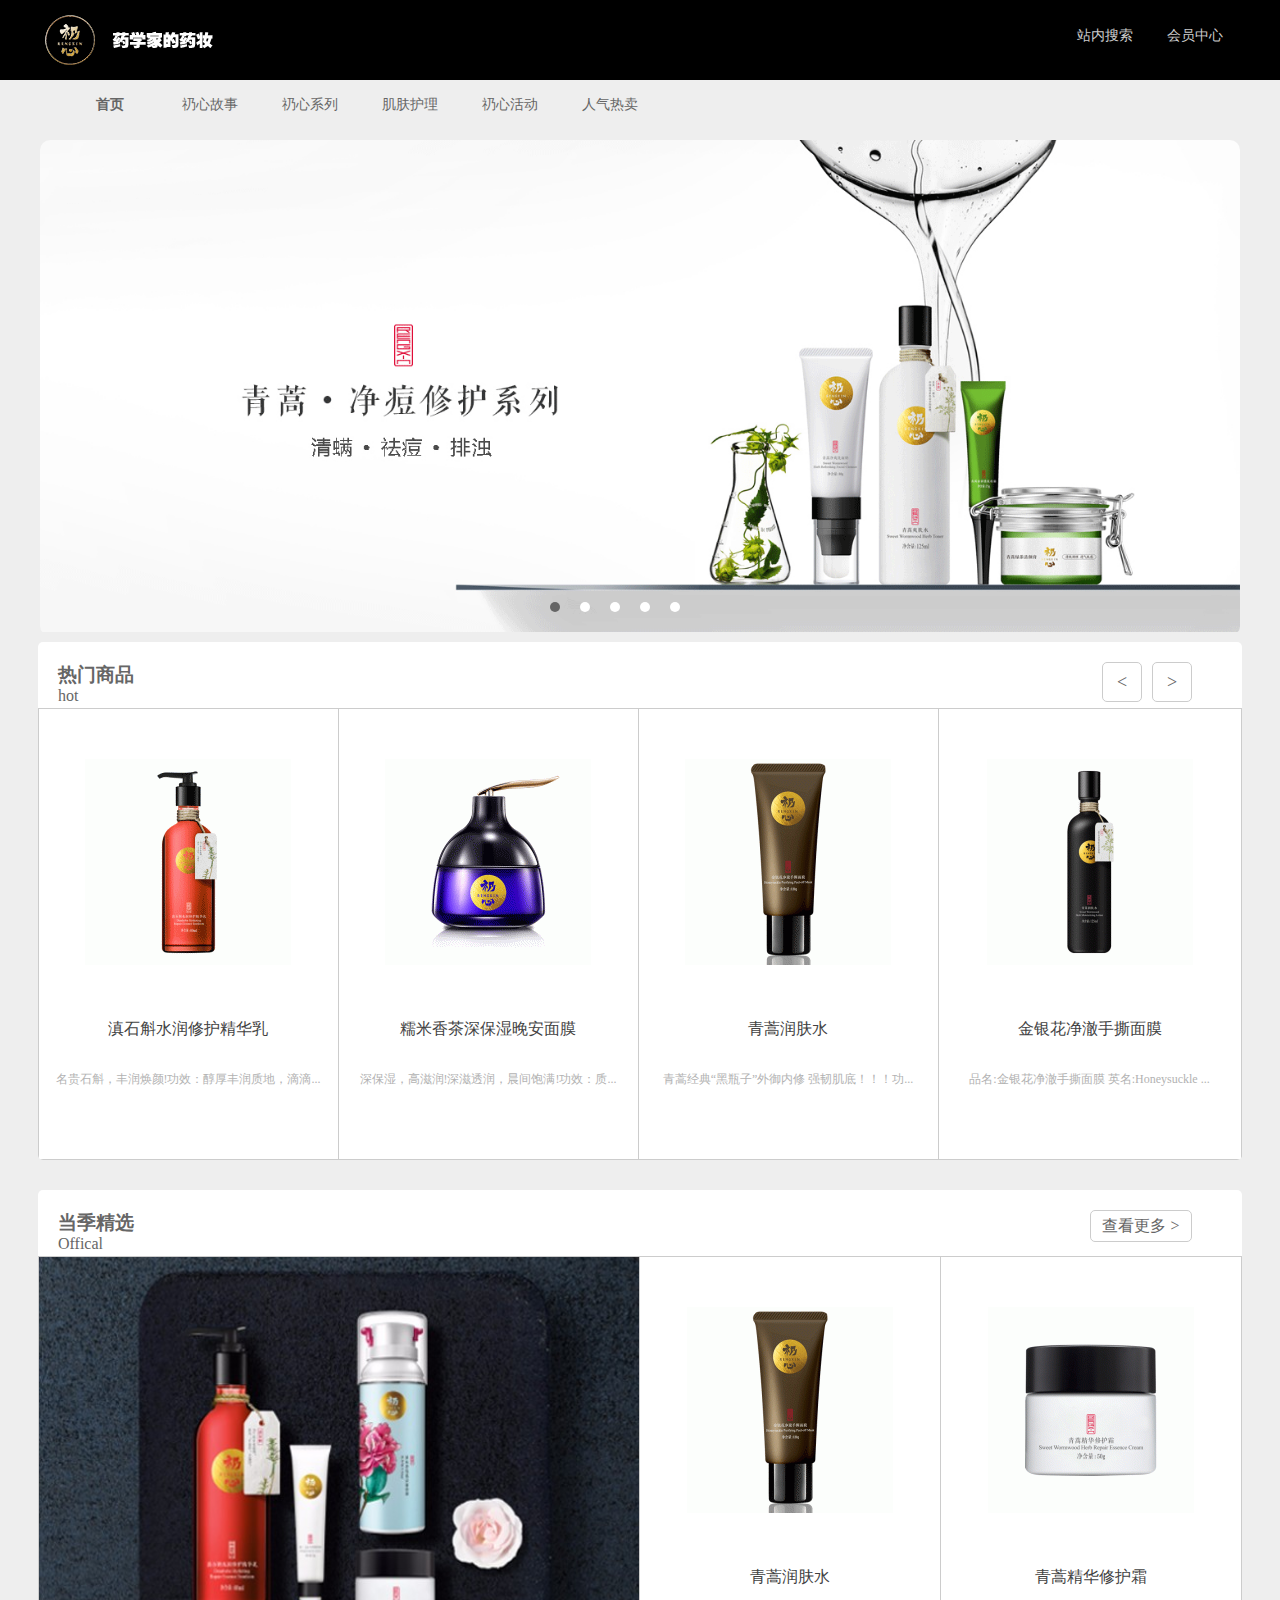
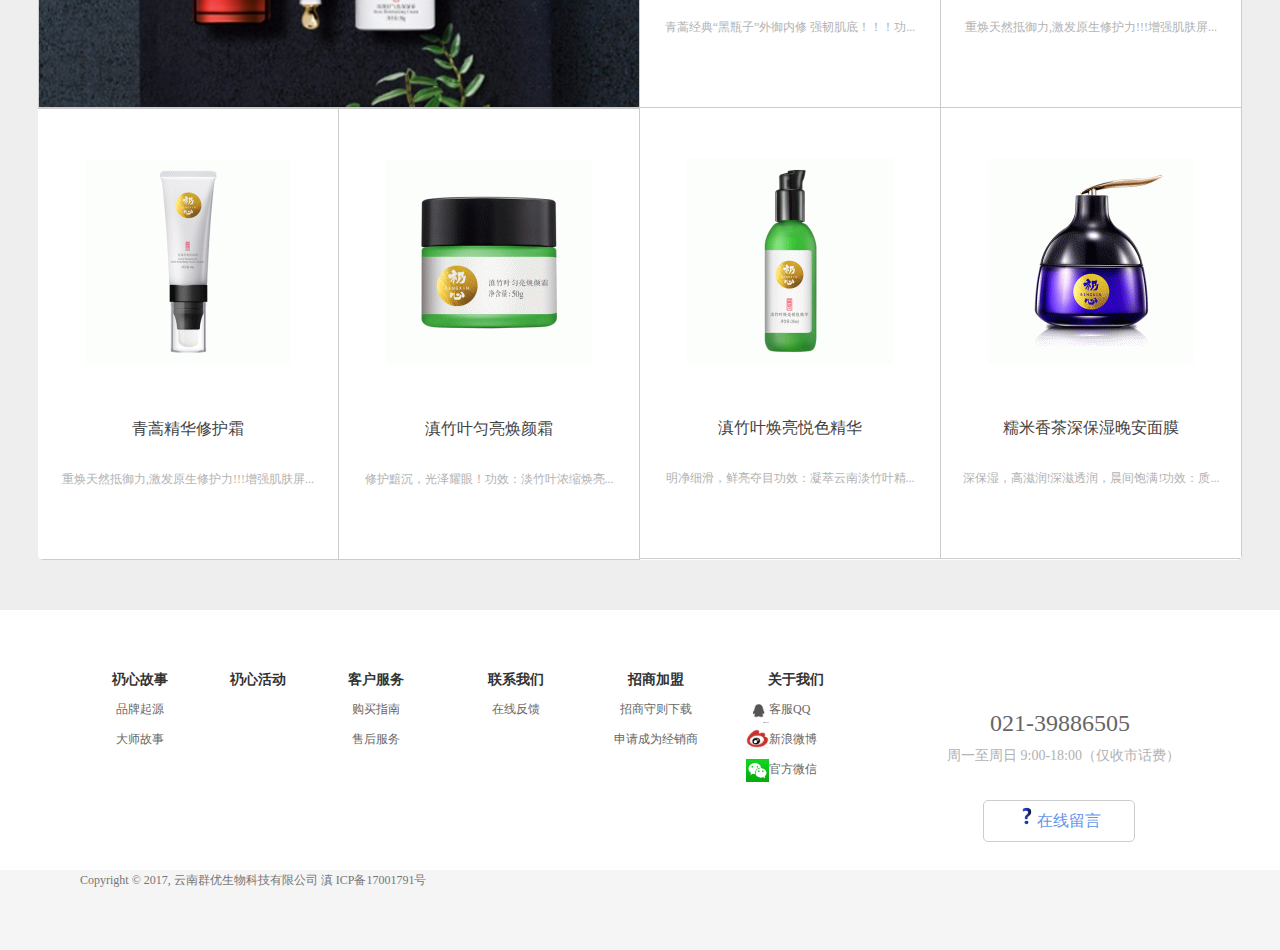
<file: index.html>
<!DOCTYPE html>
<html>

	<head>
		<meta charset="utf-8" />
		<title></title>
		<meta name="viewport" content="width=device-width,initial-scale=1,minimum-scale=1,maximum-scale=1,user-scalable=no" />
		<link rel="stylesheet" type="text/css" href="css/public.css" />
		<link rel="stylesheet" href="css/dinner.css" />
	</head>
	<script src="js/move.js" type="text/javascript" charset="utf-8"></script>
	<script src="js/pubic.js" type="text/javascript" charset="utf-8"></script>
	<script type="text/javascript">
		var Json = [{
			"image":"../protect1.jpg",
			"href":"滇石斛水润修护精华乳",
			"title":"紧实柔嫩，重拾弹力！功效：名贵石斛紧致精..."
		}]
		document.onreadystatechange = function() {
			if(document.readyState == "complete") {
				document.getElementById("loading").style.display = "none";
			}
		}
	</script>

	<body>
		<div id="loading">
			<img src="img/loading.gif" alt="" />
		</div>
		<div class="top">
			<div>
				<img src="img/logo.png" alt="" id="logo" />
				<ul class="about">
					<li>
						<a href="javascript:;">站内搜索</a>
					</li>
					<li>
						<a href="landing.html">会员中心</a>
					</li>
				</ul>
			</div>
		</div>
		<ul class="nav">
			<li>
				<a href="index.html" class="bond bonder">首页</a>
			</li>
			<li class="point">
				<a href="javascript:;" class="bonder">礽心故事</a>
			</li>
			<li class="point">
				<a href="Classification.html" class="bonder">礽心系列</a>
			</li>
			<li class="point">
				<a href="Classification.html" class="bonder">肌肤护理</a>
			</li>
			<li>
				<a href="javascript:;" class="bonder">礽心活动</a>
			</li>
			<li>
				<a href="javascript:;" class="bonder">人气热卖</a>
			</li>
			<div class="subnav1">
				<ul>
					<li>
						<a href="process.html">品牌起源</a>
					</li>
					<li>
						<a href="javascript:;">大师故事</a>
					</li>
				</ul>
			</div>
			<div class="subnav2">
				<ul>
					<li>
						<a href="javascript:;">青蒿.敏感修护系列</a>
					</li>
					<li>
						<a href="javascript:;">青蒿.净痘修护系列</a>
					</li>
					<li>
						<a href="javascript:;">滇竹叶焕亮悦色系列</a>
					</li>
					<li>
						<a href="javascript:;">糯米香茶深保湿系列</a>
					</li>
					<li>
						<a href="javascript:;">金银花水油平衡系列</a>
					</li>
					<li>
						<a href="javascript:;">七彩云南焕颜赋活系列</a>
					</li>
					<li>
						<a href="javascript:;">七彩云南精致修护系列</a>
					</li>
					<li>
						<a href="javascript:;">礽心隔离防护系列</a>
					</li>
					<li>
						<a href="javascript:;">礽心面膜系列</a>
					</li>
					<li>
						<a href="javascript:;">青蒿.身体防护系列</a>
					</li>
				</ul>
			</div>
			<div class="subnav3">
				<ul>
					<li>
						<a href="javascript:;">敏感/易长痘</a>
					</li>
					<li>
						<a href="javascript:;">肤色暗沉/不匀</a>
					</li>
					<li>
						<a href="javascript:;">易出油/黏腻</a>
					</li>
					<li>
						<a href="javascript:;">干燥/锁水力差</a>
					</li>
					<li>
						<a href="javascript:;">无弹性/无光泽</a>
					</li>
					<li>
						<a href="javascript:;">细纹/皱纹</a>
					</li>
					<li>
						<a href="javascript:;">防晒</a>
					</li>
				</ul>
			</div>
		</ul>
		<div class="banner">
			<ul class="bigul">
				<div class="Dtop"></div>
				<div class="Dleft"></div>
				<div class="Dright"></div>
				<div class="Dbottom"></div>
				<li>
					<a href="javascript:;"><img class="images" src="img/banner1.gif" alt="" /></a>
				</li>
				<li>
					<a href="javascript:;"><img class="images" src="img/banner2.gif" alt="" /></a>
				</li>
				<li>
					<a href="javascript:;"><img class="images" src="img/banner3.gif" alt="" /></a>
				</li>
				<li>
					<a href="javascript:;"><img class="images" src="img/banner4.gif" alt="" /></a>
				</li>
				<li>
					<a href="javascript:;"><img class="images" src="img/banner5.gif" alt="" /></a>
				</li>
			</ul>
			<ol class="number">
				<li class="over"></li>
				<li></li>
				<li></li>
				<li></li>
				<li></li>
			</ol>
		</div>
		<div class="shop">
			<h3 class="hotpro">热门商品</h3>
			<span class="hot">hot</span>
			<button class="right">&gt;</button>
			<button class="left">&lt;</button>
			<div class="procect">
				<ul>
					<li class="uLi">
						<div class="bag"><img src="img/protect1.jpg" alt="" />
						</div>
						<a href="massage.html">滇石斛水润修护精华乳</a>
						<span>名贵石斛，丰润焕颜!功效：醇厚丰润质地，滴滴...</span>
						<button class="btn"><a href="massage.html">查看详情</a></button>
					</li>
					<li class="uLi">

						<div class="bag"><img src="img/protect2.jpg" alt="" />
						</div>
						<a href="javascript:;">糯米香茶深保湿晚安面膜</a>
						<span>深保湿，高滋润!深滋透润，晨间饱满!功效：质...</span>
						<button class="btn"><a href="javascript:;">查看详情</a></button>
					</li>
					<li class="uLi">
						<div class="bag"><img src="img/protect3.jpg" alt="" />
						</div>
						<a href="javascript:;">青蒿润肤水</a>
						<span>青蒿经典“黑瓶子”外御内修  强韧肌底！！！功...</span>
						<button class="btn"><a href="javascript:;">查看详情</a></button>
					</li>
					<li class="uLi" style="width: 303px;">
						<div class="bag"><img src="img/protect4.jpg" alt="" />
						</div>
						<a href="javascript:;">金银花净澈手撕面膜</a>
						<span>品名:金银花净澈手撕面膜   英名:Honeysuckle ...</span>
						<button class="btn"><a href="javascript:;">查看详情</a></button>
					</li>
					<li class="uLi">
						<div class="bag"><img src="img/protect5.jpg" alt="" />
						</div>
						<a href="javascript:;">青蒿精华修护润手霜</a>
						<span>精华修护，沁润舒爽!功效：呵护因干燥而开裂...</span>
						<button class="btn"><a href="javascript:;">查看详情</a></button>
					</li>
					<li class="uLi">
						<div class="bag"><img src="img/protect6.jpg" alt="" />
						</div>
						<a href="javascript:;">滇石斛精华水</a>
						<span>紧实柔嫩，重拾弹力！功效：名贵石斛紧致精...</span>
						<button class="btn"><a href="javascript:;">查看详情</a></button>
					</li>
					<li class="uLi">
						<div class="bag"><img src="img/protect7.jpg" alt="" />
						</div>
						<a href="javascript:;">滇三七活力修护滋养霜</a>
						<span>日护晚修，紧致抚纹!功效：重新找回皮肤弹力...</span>
						<button class="btn"><a href="javascript:;">查看详情</a></button>
					</li>
					<li class="uLi">
						<div class="bag"><img src="img/protect8.jpg" alt="" />
						</div>
						<a href="javascript:;">糯米香茶深保湿霜</a>
						<span>滋润精华，修护干燥！功效：密集修护干燥的</span>
						<button class="btn"><a href="javascript:;">查看详情</a></button>
					</li>
					<li class="uLi">
						<div class="bag"><img src="img/protect9.jpg" alt="" />
						</div>
						<a href="javascript:;">滇竹叶匀亮焕颜霜</a>
						<span>修护黯沉，光泽耀眼！功效：淡竹叶浓缩焕亮...</span>
						<button class="btn"><a href="javascript:;">查看详情</a></button>
					</li>
					<li class="uLi">
						<div class="bag"><img src="img/protect10.jpg" alt="" />
						</div>
						<a href="javascript:;">滇竹叶焕亮悦色精华</a>
						<span>明净细滑，鲜亮夺目功效：凝萃云南淡竹叶精...</span>
						<button class="btn"><a href="javascript:;">查看详情</a></button>
					</li>
				</ul>
			</div>
		</div>
		<div class="shop" style="margin-top: 30px;">
			<h3 class="hotpro">当季精选</h3>
			<span class="hot">Offical</span>
			<a href="" class="more">查看更多 &gt;</a>
			<ul class="nextUl">
				<li class="bigLi">
					<a href=""><img src="img/@a.jpg" /></a>
				</li>
				<li class="uLi">
					<div class="bag"><img src="img/protect3.jpg" alt="" />
					</div>
					<a href="javascript:;">青蒿润肤水</a>
					<span>青蒿经典“黑瓶子”外御内修  强韧肌底！！！功...</span>
					<button class="btn"><a href="javascript:;">查看详情</a></button>
				</li>
				<li class="uLi">
					<div class="bag"><img src="img/protect11.jpg" alt="" />
					</div>
					<a href="javascript:;">青蒿精华修护霜</a>
					<span>重焕天然抵御力,激发原生修护力!!!增强肌肤屏...</span>
					<button class="btn"><a href="javascript:;">查看详情</a></button>
				</li>
				<li class="uLi">
					<div class="bag"><img src="img/procete12.jpg" alt="" />
					</div>
					<a href="javascript:;">青蒿精华修护霜</a>
					<span>重焕天然抵御力,激发原生修护力!!!增强肌肤屏...</span>
					<button class="btn"><a href="javascript:;">查看详情</a></button>
				</li>
				<li class="uLi">
					<div class="bag"><img src="img/protect9.jpg" alt="" />
					</div>
					<a href="javascript:;">滇竹叶匀亮焕颜霜</a>
					<span>修护黯沉，光泽耀眼！功效：淡竹叶浓缩焕亮...</span>
					<button class="btn"><a href="javascript:;">查看详情</a></button>
				</li>
				<li class="uLi" style="margin-top: -1px;">
					<div class="bag"><img src="img/protect10.jpg" alt="" />
					</div>
					<a href="javascript:;">滇竹叶焕亮悦色精华</a>
					<span>明净细滑，鲜亮夺目功效：凝萃云南淡竹叶精...</span>
					<button class="btn"><a href="javascript:;">查看详情</a></button>
				</li>
				<li class="uLi" style="margin-top: -1px;">

					<div class="bag"><img src="img/protect2.jpg" alt="" />
					</div>
					<a href="javascript:;">糯米香茶深保湿晚安面膜</a>
					<span>深保湿，高滋润!深滋透润，晨间饱满!功效：质...</span>
					<button class="btn"><a href="javascript:;">查看详情</a></button>
				</li>
			</ul>
		</div>
		<div class="foot">
			<ul class="fire">
				<li class="hold">
					<ul>
						<h4><a href="javascript:;">礽心故事</a></h4>
						<li>
							<a href="process.html">品牌起源</a>
						</li>
						<li>
							<a href="javascript:;">大师故事</a>
						</li>
					</ul>
				</li>
				<li class="hold">
					<ul>
						<h4><a href="javascript:;">礽心活动</a></h4>
					</ul>
				</li>
				<li class="hold">
					<ul>
						<h4><a href="javascript:;">客户服务</a></h4>
						<li>
							<a href="javascript:;">购买指南</a>
						</li>
						<li>
							<a href="javascript:;">售后服务</a>
						</li>
					</ul>
				</li>
				<li class="hold">
					<ul>
						<h4><a href="CANTACT.html">联系我们</a></h4>
						<li>
							<a href="feedback.html">在线反馈</a>
						</li>
					</ul>
				</li>
				<li class="hold">
					<ul>
						<h4><a href="javascript:;">招商加盟</a></h4>
						<li>
							<a href="javascript:;">招商守则下载</a>
						</li>
						<li>
							<a href="javascript:;">申请成为经销商</a>
						</li>
					</ul>
				</li>
				<li class="hold">
					<ul>
						<h4><a href="javascript:;">关于我们</a></h4>
						<li><img src="img/qq.jpg" alt="" />
							<a href="http://shang.qq.com/email/stop/email_stop.html?qq=523658101&sig=5193cd44e58c2fb48512d0b01e911a384f57c6ce33e839ed&tttt=1">客服QQ</a>
						</li>
						<li><img src="img/weibo.jpg" alt="" />
							<a href="http://weibo.com/u/6268506022?topnav=1&wvr=6&topsug=1&is_all=1#_loginLayer_1498390595996">新浪微博</a>
						</li>
						<li><img src="img/wechat.jpg" />
							<a href="javascript:;">官方微信</a>
						</li>
					</ul>
				</li>
			</ul>
			<p class="tel">021-39886505</p>
			<span class="timer">周一至周日 9:00-18:00（仅收市话费）</span>
			<span class="online"><img src="img/exe.jpg" alt="" /><a href="feedback.html">在线留言</a></span>
			<div class="qecard">
				<img src="img/wechatnum.jpg" alt="" />
			</div>
		</div>
		<div class="footer">
			<span>Copyright © 2017, 云南群优生物科技有限公司 滇 ICP备17001791号</span>
		</div>
		<a href="#" class="returntop">︿</a>
	</body>

</html>
</file>
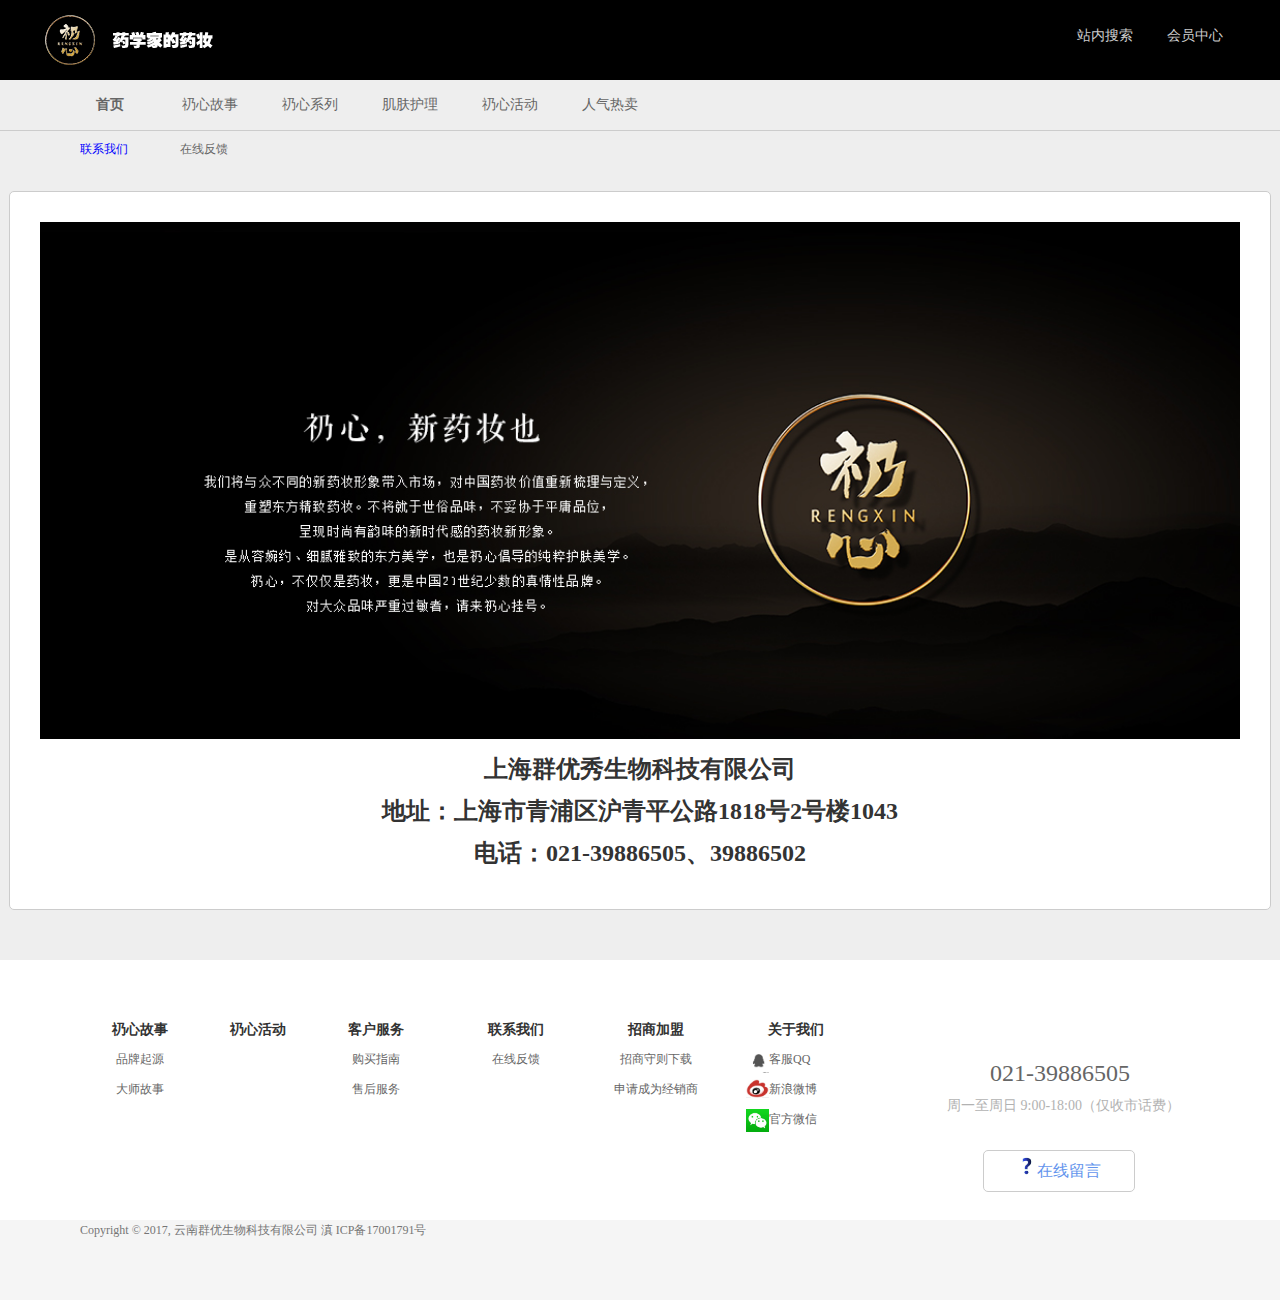
<file: CANTACT.html>
<!DOCTYPE html>
<html>

	<head>
		<meta charset="utf-8" />
		<title></title>
		<link rel="stylesheet" type="text/css" href="css/public.css" />
		<link rel="stylesheet" href="css/dinner.css" />
	</head>
	<script src="js/move.js" type="text/javascript" charset="utf-8"></script>
	<script src="js/dinner.js" type="text/javascript" charset="utf-8"></script>
	<script type="text/javascript">
		document.onreadystatechange = function() {
			if(document.readyState == "complete") {
				document.getElementById("loading").style.display = "none";
			}
		}
	</script>

	<body>
		<div id="loading">
			<img src="img/loading.gif" alt="" />
		</div>
		<div class="top">
			<div>
				<img src="img/logo.png" alt="" id="logo" />
				<ul class="about">
					<li>
						<a href="javascript:;">站内搜索</a>
					</li>
					<li>
						<a href="landing.html">会员中心</a>
					</li>
				</ul>
			</div>
		</div>
		<ul class="nav" style="border-bottom: 1px solid #ccc;">
			<li>
				<a href="index.html" class="bond bonder">首页</a>
			</li>
			<li class="point">
				<a href="javascript:;" class="bonder">礽心故事</a>
			</li>
			<li class="point">
				<a href="Classification.html" class="bonder">礽心系列</a>
			</li>
			<li class="point">
				<a href="Classification.htmls" class="bonder">肌肤护理</a>
			</li>
			<li>
				<a href="#" class="bonder">礽心活动</a>
			</li>
			<li>
				<a href="#" class="bonder">人气热卖</a>
			</li>
			<div class="subnav1">
				<ul>
					<li>
						<a href="process.html">品牌起源</a>
					</li>
					<li>
						<a href="javascript:;">大师故事</a>
					</li>
				</ul>
			</div>
			<div class="subnav2">
				<ul>
					<li>
						<a href="javascript:;">青蒿.敏感修护系列</a>
					</li>
					<li>
						<a href="javascript:;">青蒿.净痘修护系列</a>
					</li>
					<li>
						<a href="javascript:;">滇竹叶焕亮悦色系列</a>
					</li>
					<li>
						<a href="javascript:;">糯米香茶深保湿系列</a>
					</li>
					<li>
						<a href="javascript:;">金银花水油平衡系列</a>
					</li>
					<li>
						<a href="javascript:;">七彩云南焕颜赋活系列</a>
					</li>
					<li>
						<a href="javascript:;">七彩云南精致修护系列</a>
					</li>
					<li>
						<a href="javascript:;">礽心隔离防护系列</a>
					</li>
					<li>
						<a href="javascript:;">礽心面膜系列</a>
					</li>
					<li>
						<a href="javascript:;">青蒿.身体防护系列</a>
					</li>
				</ul>
			</div>
			<div class="subnav3">
				<ul>
					<li>
						<a href="javascript:;">敏感/易长痘</a>
					</li>
					<li>
						<a href="javascript:;">肤色暗沉/不匀</a>
					</li>
					<li>
						<a href="javascript:;">易出油/黏腻</a>
					</li>
					<li>
						<a href="javascript:;">干燥/锁水力差</a>
					</li>
					<li>
						<a href="javascript:;">无弹性/无光泽</a>
					</li>
					<li>
						<a href="javascript:;">细纹/皱纹</a>
					</li>
					<li>
						<a href="javascript:;">防晒</a>
					</li>
				</ul>
			</div>
		</ul>
		<ul class="Navsbp">
			<li>
				<a href="CANTACT.html" class="bluecolor bonder">联系我们</a>
			</li>
			<li class="point">
				<a href="feedback.html" class="bonder">在线反馈</a>
			</li>
		</ul>
		<div class="teacher">
			<img src="img/cantact.jpg" alt="" />
			<h2 class="cantactus">上海群优秀生物科技有限公司</h2>
			<h2 class="cantactus">地址：上海市青浦区沪青平公路1818号2号楼1043</h2>
			<h2 class="cantactus">电话：021-39886505、39886502</h2>
		</div>

		<div class="foot">
			<ul class="fire">
				<li class="hold">
					<ul>
						<h4><a href="javascript:;">礽心故事</a></h4>
						<li>
							<a href="process.html">品牌起源</a>
						</li>
						<li>
							<a href="javascript:;">大师故事</a>
						</li>
					</ul>
				</li>
				<li class="hold">
					<ul>
						<h4><a href="javascript:;">礽心活动</a></h4>
					</ul>
				</li>
				<li class="hold">
					<ul>
						<h4><a href="javascript:;">客户服务</a></h4>
						<li>
							<a href="javascript:;">购买指南</a>
						</li>
						<li>
							<a href="javascript:;">售后服务</a>
						</li>
					</ul>
				</li>
				<li class="hold">
					<ul>
						<h4><a href="CANTACT.html">联系我们</a></h4>
						<li>
							<a href="feedback.html">在线反馈</a>
						</li>
					</ul>
				</li>
				<li class="hold">
					<ul>
						<h4><a href="javascript:;">招商加盟</a></h4>
						<li>
							<a href="javascript:;">招商守则下载</a>
						</li>
						<li>
							<a href="javascript:;">申请成为经销商</a>
						</li>
					</ul>
				</li>
				<li class="hold">
					<ul>
						<h4><a href="javascript:;">关于我们</a></h4>
						<li><img src="img/qq.jpg" alt="" />
							<a href="http://shang.qq.com/email/stop/email_stop.html?qq=523658101&sig=5193cd44e58c2fb48512d0b01e911a384f57c6ce33e839ed&tttt=1">客服QQ</a>
						</li>
						<li><img src="img/weibo.jpg" alt="" />
							<a href="http://weibo.com/u/6268506022?topnav=1&wvr=6&topsug=1&is_all=1#_loginLayer_1498390595996">新浪微博</a>
						</li>
						<li><img src="img/wechat.jpg" />
							<a href="javascript:;">官方微信</a>
						</li>
					</ul>
				</li>
			</ul>
			<p class="tel">021-39886505</p>
			<span class="timer">周一至周日 9:00-18:00（仅收市话费）</span>
			<span class="online"><img src="img/exe.jpg" alt="" /><a href="feedback.html">在线留言</a></span>
			<div class="qecard">
				<img src="img/wechatnum.jpg" alt="" />
			</div>
		</div>
		<div class="footer">
			<span>Copyright © 2017, 云南群优生物科技有限公司 滇 ICP备17001791号</span>
		</div>
	</body>

</html>
</file>
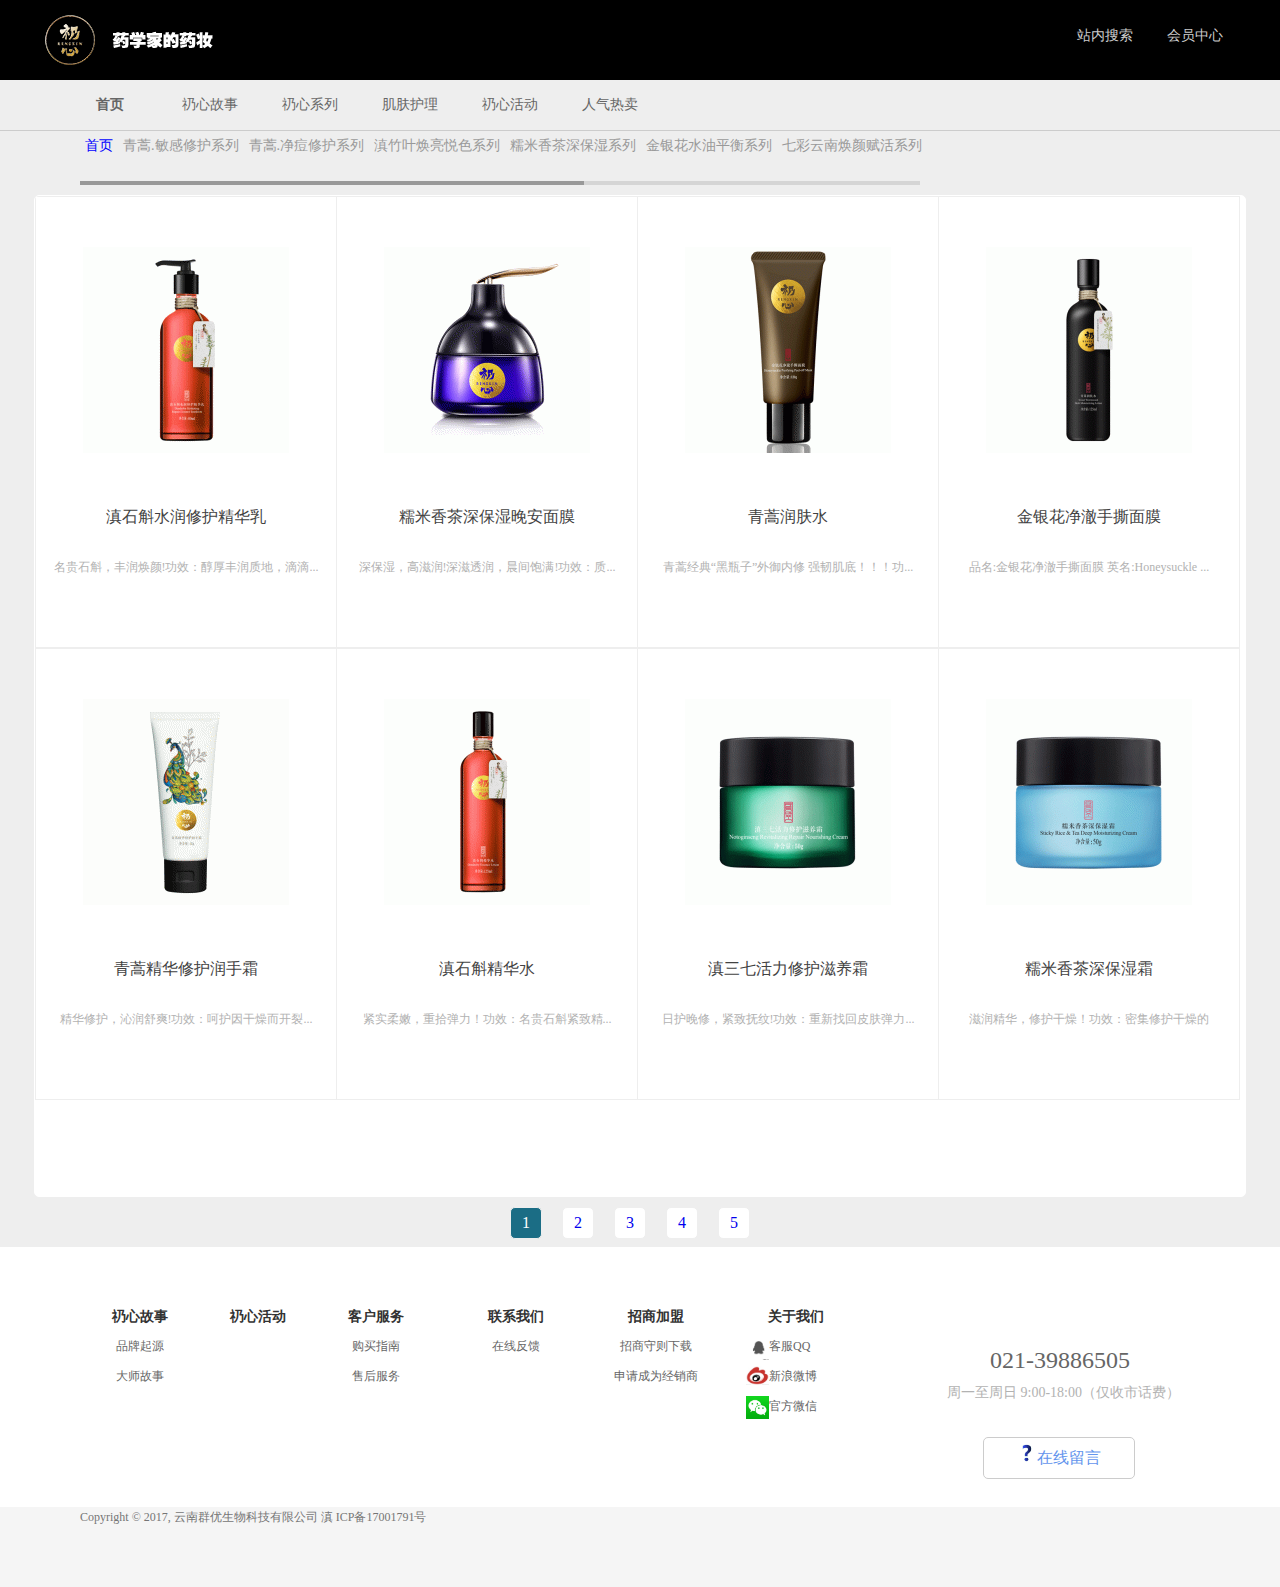
<file: Classification.html>
<!DOCTYPE html>
<html>

	<head>
		<meta charset="UTF-8">
		<title></title>
		<link rel="stylesheet" type="text/css" href="css/public.css" />
		<link rel="stylesheet" type="text/css" href="css/dinner.css" />
	</head>
	<script src="js/jquery-3.2.1.min.js" type="text/javascript" charset="utf-8"></script>
	<script src="js/move.js" type="text/javascript" charset="utf-8"></script>
	<script src="js/Classification.js" type="text/javascript" charset="utf-8"></script>
	<script type="text/javascript">
		document.onreadystatechange = function() {
			if(document.readyState == "complete") {
				document.getElementById("loading").style.display = "none";
			}
		}
	</script>

	<body>
		<div id="loading">
			<img src="img/loading.gif" alt="" />
		</div>
		<div class="top">
			<div>
				<img src="img/logo.png" alt="" id="logo" />
				<ul class="about">
					<li>
						<a href="javascript:;">站内搜索</a>
					</li>
					<li>
						<a href="landing.html">会员中心</a>
					</li>
				</ul>
			</div>
		</div>
		<ul class="nav" style="border-bottom: 1px solid #ccc;">
			<li>
				<a href="index.html" class="bond bonder">首页</a>
			</li>
			<li class="point">
				<a href="Classification.html" class="bonder">礽心故事</a>
			</li>
			<li class="point">
				<a href="Classification.html" class="bonder">礽心系列</a>
			</li>
			<li class="point">
				<a href="Classification.html" class="bonder">肌肤护理</a>
			</li>
			<li>
				<a href="javascript:;" class="bonder">礽心活动</a>
			</li>
			<li>
				<a href="javascript:;" class="bonder">人气热卖</a>
			</li>
			<div class="subnav1">
				<ul>
					<li>
						<a href="process.html">品牌起源</a>
					</li>
					<li>
						<a href="javascript:;">大师故事</a>
					</li>
				</ul>
			</div>
			<div class="subnav2">
				<ul>
					<li>
						<a href="javascript:;">青蒿.敏感修护系列</a>
					</li>
					<li>
						<a href="javascript:;">青蒿.净痘修护系列</a>
					</li>
					<li>
						<a href="javascript:;">滇竹叶焕亮悦色系列</a>
					</li>
					<li>
						<a href="javascript:;">糯米香茶深保湿系列</a>
					</li>
					<li>
						<a href="javascript:;">金银花水油平衡系列</a>
					</li>
					<li>
						<a href="javascript:;">七彩云南焕颜赋活系列</a>
					</li>
					<li>
						<a href="javascript:;">七彩云南精致修护系列</a>
					</li>
					<li>
						<a href="javascript:;">礽心隔离防护系列</a>
					</li>
					<li>
						<a href="javascript:;">礽心面膜系列</a>
					</li>
					<li>
						<a href="javascript:;">青蒿.身体防护系列</a>
					</li>
				</ul>
			</div>
			<div class="subnav3">
				<ul>
					<li>
						<a href="javascript:;">敏感/易长痘</a>
					</li>
					<li>
						<a href="javascript:;">肤色暗沉/不匀</a>
					</li>
					<li>
						<a href="javascript:;">易出油/黏腻</a>
					</li>
					<li>
						<a href="javascript:;">干燥/锁水力差</a>
					</li>
					<li>
						<a href="javascript:;">无弹性/无光泽</a>
					</li>
					<li>
						<a href="javascript:;">细纹/皱纹</a>
					</li>
					<li>
						<a href="javascript:;">防晒</a>
					</li>
				</ul>
			</div>
		</ul>
		<ul class="sery">
			<li class="selected">
				<a style="color: blue;text-decoration: none;font-size: 14px;" href="index.html">首页</a>
			</li>
			<li class="selected">
				<a class="skyblue" href="javascript:;">青蒿.敏感修护系列</a>
			</li>
			<li class="selected">
				<a class="skyblue" href="javascript:;">青蒿.净痘修护系列</a>
			</li>
			<li class="selected">
				<a class="skyblue" href="javascript:;">滇竹叶焕亮悦色系列</a>
			</li>
			<li class="selected">
				<a class="skyblue" href="javascript:;">糯米香茶深保湿系列</a>
			</li>
			<li class="selected">
				<a class="skyblue" href="javascript:;">金银花水油平衡系列</a>
			</li>
			<li class="selected">
				<a class="skyblue" href="javascript:;">七彩云南焕颜赋活系列</a>
			</li>
		</ul>
		<div class="snake1">
			<div class="snaqe1"></div>
		</div>
		<div class="tent">
			<ul>
				<li class="uLi">
					<div class="bag"><img src="img/protect1.jpg" alt="" />
					</div>
					<a href="massage.html">滇石斛水润修护精华乳</a>
					<span>名贵石斛，丰润焕颜!功效：醇厚丰润质地，滴滴...</span>
					<button class="btn"><a href="massage.html">查看详情</a></button>
				</li>
				<li class="uLi">

					<div class="bag"><img src="img/protect2.jpg" alt="" />
					</div>
					<a href="javascript:;">糯米香茶深保湿晚安面膜</a>
					<span>深保湿，高滋润!深滋透润，晨间饱满!功效：质...</span>
					<button class="btn"><a href="javascript:;">查看详情</a></button>
				</li>
				<li class="uLi">
					<div class="bag"><img src="img/protect3.jpg" alt="" />
					</div>
					<a href="javascript:;">青蒿润肤水</a>
					<span>青蒿经典“黑瓶子”外御内修  强韧肌底！！！功...</span>
					<button class="btn"><a href="javascript:;">查看详情</a></button>
				</li>
				<li class="uLi">
					<div class="bag"><img src="img/protect4.jpg" alt="" />
					</div>
					<a href="javascript:;">金银花净澈手撕面膜</a>
					<span>品名:金银花净澈手撕面膜   英名:Honeysuckle ...</span>
					<button class="btn"><a href="javascript:;">查看详情</a></button>
				</li>
				<li class="uLi">
					<div class="bag"><img src="img/protect5.jpg" alt="" />
					</div>
					<a href="javascript:;">青蒿精华修护润手霜</a>
					<span>精华修护，沁润舒爽!功效：呵护因干燥而开裂...</span>
					<button class="btn"><a href="javascript:;">查看详情</a></button>
				</li>
				<li class="uLi">
					<div class="bag"><img src="img/protect6.jpg" alt="" />
					</div>
					<a href="javascript:;">滇石斛精华水</a>
					<span>紧实柔嫩，重拾弹力！功效：名贵石斛紧致精...</span>
					<button class="btn"><a href="javascript:;">查看详情</a></button>
				</li>
				<li class="uLi">
					<div class="bag"><img src="img/protect7.jpg" alt="" />
					</div>
					<a href="javascript:;">滇三七活力修护滋养霜</a>
					<span>日护晚修，紧致抚纹!功效：重新找回皮肤弹力...</span>
					<button class="btn"><a href="javascript:;">查看详情</a></button>
				</li>
				<li class="uLi">
					<div class="bag"><img src="img/protect8.jpg" alt="" />
					</div>
					<a href="javascript:;">糯米香茶深保湿霜</a>
					<span>滋润精华，修护干燥！功效：密集修护干燥的</span>
					<button class="btn"><a href="javascript:;">查看详情</a></button>
				</li>
			</ul>
		</div>
		<ul class="cage">
			<li class="celect">
				<a href="Classification.html">1</a>
			</li>
			<li>
				<a href="Classification2.html">2</a>
			</li>
			<li>
				<a href="Classification3.html">3</a>
			</li>
			<li>
				<a href="Classification4.html">4</a>
			</li>
			<li>
				<a href="Classification5.html">5</a>
			</li>
		</ul>

		<div class="foot">
			<ul class="fire">
				<li class="hold">
					<ul>
						<h4><a href="javascript:;">礽心故事</a></h4>
						<li>
							<a href="process.html">品牌起源</a>
						</li>
						<li>
							<a href="javascript:;">大师故事</a>
						</li>
					</ul>
				</li>
				<li class="hold">
					<ul>
						<h4><a href="javascript:;">礽心活动</a></h4>
					</ul>
				</li>
				<li class="hold">
					<ul>
						<h4><a href="javascript:;">客户服务</a></h4>
						<li>
							<a href="javascript:;">购买指南</a>
						</li>
						<li>
							<a href="javascript:;">售后服务</a>
						</li>
					</ul>
				</li>
				<li class="hold">
					<ul>
						<h4><a href="CANTACT.html">联系我们</a></h4>
						<li>
							<a href="feedback.html">在线反馈</a>
						</li>
					</ul>
				</li>
				<li class="hold">
					<ul>
						<h4><a href="javascript:;">招商加盟</a></h4>
						<li>
							<a href="javascript:;">招商守则下载</a>
						</li>
						<li>
							<a href="javascript:;">申请成为经销商</a>
						</li>
					</ul>
				</li>
				<li class="hold">
					<ul>
						<h4><a href="javascript:;">关于我们</a></h4>
						<li><img src="img/qq.jpg" alt="" />
							<a href="http://shang.qq.com/email/stop/email_stop.html?qq=523658101&sig=5193cd44e58c2fb48512d0b01e911a384f57c6ce33e839ed&tttt=1">客服QQ</a>
						</li>
						<li><img src="img/weibo.jpg" alt="" />
							<a href="http://weibo.com/u/6268506022?topnav=1&wvr=6&topsug=1&is_all=1#_loginLayer_1498390595996">新浪微博</a>
						</li>
						<li><img src="img/wechat.jpg" />
							<a href="javascript:;">官方微信</a>
						</li>
					</ul>
				</li>
			</ul>
			<p class="tel">021-39886505</p>
			<span class="timer">周一至周日 9:00-18:00（仅收市话费）</span>
			<span class="online"><img src="img/exe.jpg" alt="" /><a href="feedback.html">在线留言</a></span>
			<div class="qecard">
				<img src="img/wechatnum.jpg" alt="" />
			</div>
		</div>
		<div class="footer">
			<span>Copyright © 2017, 云南群优生物科技有限公司 滇 ICP备17001791号</span>
		</div>
		<a href="#" class="returntop">︿</a>
	</body>

</html>
</file>
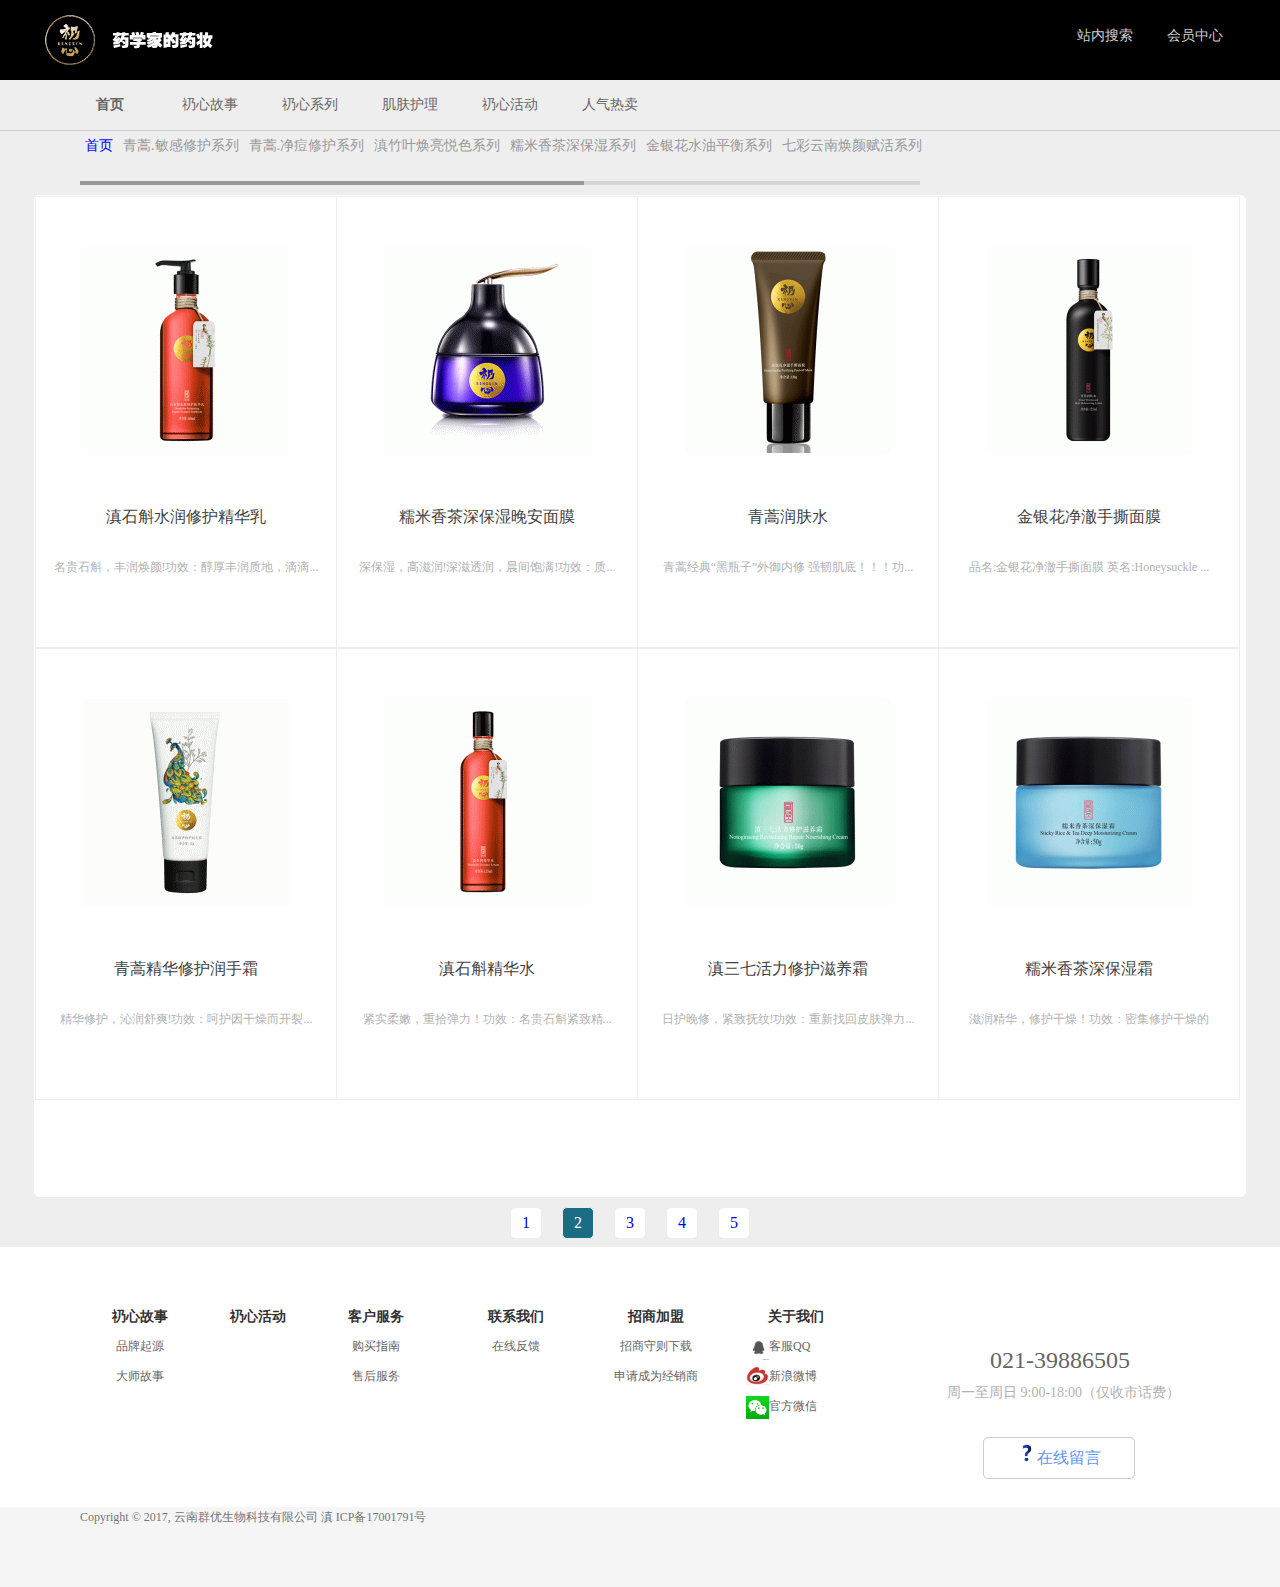
<file: Classification2.html>
<!DOCTYPE html>
<html>

	<head>
		<meta charset="UTF-8">
		<title></title>
		<link rel="stylesheet" type="text/css" href="css/public.css" />
		<link rel="stylesheet" type="text/css" href="css/dinner.css" />
	</head>
	<script src="js/jquery-3.2.1.min.js" type="text/javascript" charset="utf-8"></script>
	<script src="js/move.js" type="text/javascript" charset="utf-8"></script>
	<script src="js/Classification.js" type="text/javascript" charset="utf-8"></script>
	<script type="text/javascript">
		document.onreadystatechange = function() {
			if(document.readyState == "complete") {
				document.getElementById("loading").style.display = "none";
			}
		}
	</script>

	<body>
		<div id="loading">
			<img src="img/loading.gif" alt="" />
		</div>
		<div class="top">
			<div>
				<img src="img/logo.png" alt="" id="logo" />
				<ul class="about">
					<li>
						<a href="javascript:;">站内搜索</a>
					</li>
					<li>
						<a href="landing.html">会员中心</a>
					</li>
				</ul>
			</div>
		</div>
		<ul class="nav" style="border-bottom: 1px solid #ccc;">
			<li>
				<a href="index.html" class="bond bonder">首页</a>
			</li>
			<li class="point">
				<a href="javascript:;" class="bonder">礽心故事</a>
			</li>
			<li class="point">
				<a href="Classification.html" class="bonder">礽心系列</a>
			</li>
			<li class="point">
				<a href="Classification.html" class="bonder">肌肤护理</a>
			</li>
			<li>
				<a href="javascript:;" class="bonder">礽心活动</a>
			</li>
			<li>
				<a href="javascript:;" class="bonder">人气热卖</a>
			</li>
			<div class="subnav1">
				<ul>
					<li>
						<a href="process.html">品牌起源</a>
					</li>
					<li>
						<a href="javascript:;">大师故事</a>
					</li>
				</ul>
			</div>
			<div class="subnav2">
				<ul>
					<li>
						<a href="javascript:;">青蒿.敏感修护系列</a>
					</li>
					<li>
						<a href="javascript:;">青蒿.净痘修护系列</a>
					</li>
					<li>
						<a href="javascript:;">滇竹叶焕亮悦色系列</a>
					</li>
					<li>
						<a href="javascript:;">糯米香茶深保湿系列</a>
					</li>
					<li>
						<a href="javascript:;">金银花水油平衡系列</a>
					</li>
					<li>
						<a href="javascript:;">七彩云南焕颜赋活系列</a>
					</li>
					<li>
						<a href="javascript:;">七彩云南精致修护系列</a>
					</li>
					<li>
						<a href="javascript:;">礽心隔离防护系列</a>
					</li>
					<li>
						<a href="javascript:;">礽心面膜系列</a>
					</li>
					<li>
						<a href="javascript:;">青蒿.身体防护系列</a>
					</li>
				</ul>
			</div>
			<div class="subnav3">
				<ul>
					<li>
						<a href="javascript:;">敏感/易长痘</a>
					</li>
					<li>
						<a href="javascript:;">肤色暗沉/不匀</a>
					</li>
					<li>
						<a href="javascript:;">易出油/黏腻</a>
					</li>
					<li>
						<a href="javascript:;">干燥/锁水力差</a>
					</li>
					<li>
						<a href="javascript:;">无弹性/无光泽</a>
					</li>
					<li>
						<a href="javascript:;">细纹/皱纹</a>
					</li>
					<li>
						<a href="javascript:;">防晒</a>
					</li>
				</ul>
			</div>
		</ul>
		<ul class="sery">
			<li class="selected">
				<a style="color: blue;text-decoration: none;font-size: 14px;" href="index.html">首页</a>
			</li>
			<li class="selected">
				<a class="skyblue" href="javascript:;">青蒿.敏感修护系列</a>
			</li>
			<li class="selected">
				<a class="skyblue" href="javascript:;">青蒿.净痘修护系列</a>
			</li>
			<li class="selected">
				<a class="skyblue" href="javascript:;">滇竹叶焕亮悦色系列</a>
			</li>
			<li class="selected">
				<a class="skyblue" href="javascript:;">糯米香茶深保湿系列</a>
			</li>
			<li class="selected">
				<a class="skyblue" href="javascript:;">金银花水油平衡系列</a>
			</li>
			<li class="selected">
				<a class="skyblue" href="javascript:;">七彩云南焕颜赋活系列</a>
			</li>
		</ul>
		<div class="snake1">
			<div class="snaqe1"></div>
		</div>
		<div class="tent">
			<ul>
				<li class="uLi">
					<div class="bag"><img src="img/protect1.jpg" alt="" />
					</div>
					<a href="massage.html">滇石斛水润修护精华乳</a>
					<span>名贵石斛，丰润焕颜!功效：醇厚丰润质地，滴滴...</span>
					<button class="btn"><a href="massage.html">查看详情</a></button>
				</li>
				<li class="uLi">

					<div class="bag"><img src="img/protect2.jpg" alt="" />
					</div>
					<a href="javascript:;">糯米香茶深保湿晚安面膜</a>
					<span>深保湿，高滋润!深滋透润，晨间饱满!功效：质...</span>
					<button class="btn"><a href="javascript:;">查看详情</a></button>
				</li>
				<li class="uLi">
					<div class="bag"><img src="img/protect3.jpg" alt="" />
					</div>
					<a href="javascript:;">青蒿润肤水</a>
					<span>青蒿经典“黑瓶子”外御内修  强韧肌底！！！功...</span>
					<button class="btn"><a href="javascript:;">查看详情</a></button>
				</li>
				<li class="uLi">
					<div class="bag"><img src="img/protect4.jpg" alt="" />
					</div>
					<a href="javascript:;">金银花净澈手撕面膜</a>
					<span>品名:金银花净澈手撕面膜   英名:Honeysuckle ...</span>
					<button class="btn"><a href="javascript:;">查看详情</a></button>
				</li>
				<li class="uLi">
					<div class="bag"><img src="img/protect5.jpg" alt="" />
					</div>
					<a href="javascript:;">青蒿精华修护润手霜</a>
					<span>精华修护，沁润舒爽!功效：呵护因干燥而开裂...</span>
					<button class="btn"><a href="javascript:;">查看详情</a></button>
				</li>
				<li class="uLi">
					<div class="bag"><img src="img/protect6.jpg" alt="" />
					</div>
					<a href="javascript:;">滇石斛精华水</a>
					<span>紧实柔嫩，重拾弹力！功效：名贵石斛紧致精...</span>
					<button class="btn"><a href="javascript:;">查看详情</a></button>
				</li>
				<li class="uLi">
					<div class="bag"><img src="img/protect7.jpg" alt="" />
					</div>
					<a href="javascript:;">滇三七活力修护滋养霜</a>
					<span>日护晚修，紧致抚纹!功效：重新找回皮肤弹力...</span>
					<button class="btn"><a href="javascript:;">查看详情</a></button>
				</li>
				<li class="uLi">
					<div class="bag"><img src="img/protect8.jpg" alt="" />
					</div>
					<a href="javascript:;">糯米香茶深保湿霜</a>
					<span>滋润精华，修护干燥！功效：密集修护干燥的</span>
					<button class="btn"><a href="javascript:;">查看详情</a></button>
				</li>
			</ul>
		</div>
		<ul class="cage">
			<li>
				<a href="Classification.htmla">1</a>
			</li>
			<li class="celect">
				<a href="Classification2.html">2</a>
			</li>
			<li>
				<a href="Classification3.html">3</a>
			</li>
			<li>
				<a href="Classification4.html">4</a>
			</li>
			<li>
				<a href="Classification5.html">5</a>
			</li>
		</ul>

		<div class="foot">
			<ul class="fire">
				<li class="hold">
					<ul>
						<h4><a href="javascript:;">礽心故事</a></h4>
						<li>
							<a href="process.html">品牌起源</a>
						</li>
						<li>
							<a href="javascript:;">大师故事</a>
						</li>
					</ul>
				</li>
				<li class="hold">
					<ul>
						<h4><a href="javascript:;">礽心活动</a></h4>
					</ul>
				</li>
				<li class="hold">
					<ul>
						<h4><a href="javascript:;">客户服务</a></h4>
						<li>
							<a href="javascript:;">购买指南</a>
						</li>
						<li>
							<a href="javascript:;">售后服务</a>
						</li>
					</ul>
				</li>
				<li class="hold">
					<ul>
						<h4><a href="CANTACT.html">联系我们</a></h4>
						<li>
							<a href="feedback.html">在线反馈</a>
						</li>
					</ul>
				</li>
				<li class="hold">
					<ul>
						<h4><a href="javascript:;">招商加盟</a></h4>
						<li>
							<a href="javascript:;">招商守则下载</a>
						</li>
						<li>
							<a href="javascript:;">申请成为经销商</a>
						</li>
					</ul>
				</li>
				<li class="hold">
					<ul>
						<h4><a href="">关于我们</a></h4>
						<li><img src="img/qq.jpg" alt="" />
							<a href="javascript:;">客服QQ</a>
						</li>
						<li><img src="img/weibo.jpg" alt="" />
							<a href="javascript:;">新浪微博</a>
						</li>
						<li><img src="img/wechat.jpg" />
							<a href="javascript:;">官方微信</a>
						</li>
					</ul>
				</li>
			</ul>
			<p class="tel">021-39886505</p>
			<span class="timer">周一至周日 9:00-18:00（仅收市话费）</span>
			<span class="online"><img src="img/exe.jpg" alt="" /><a href="feedback.html">在线留言</a></span>
			<div class="qecard">
				<img src="img/wechatnum.jpg" alt="" />
			</div>
		</div>
		<div class="footer">
			<span>Copyright © 2017, 云南群优生物科技有限公司 滇 ICP备17001791号</span>
		</div>
		<a href="#" class="returntop">︿</a>
	</body>

</html>
</file>
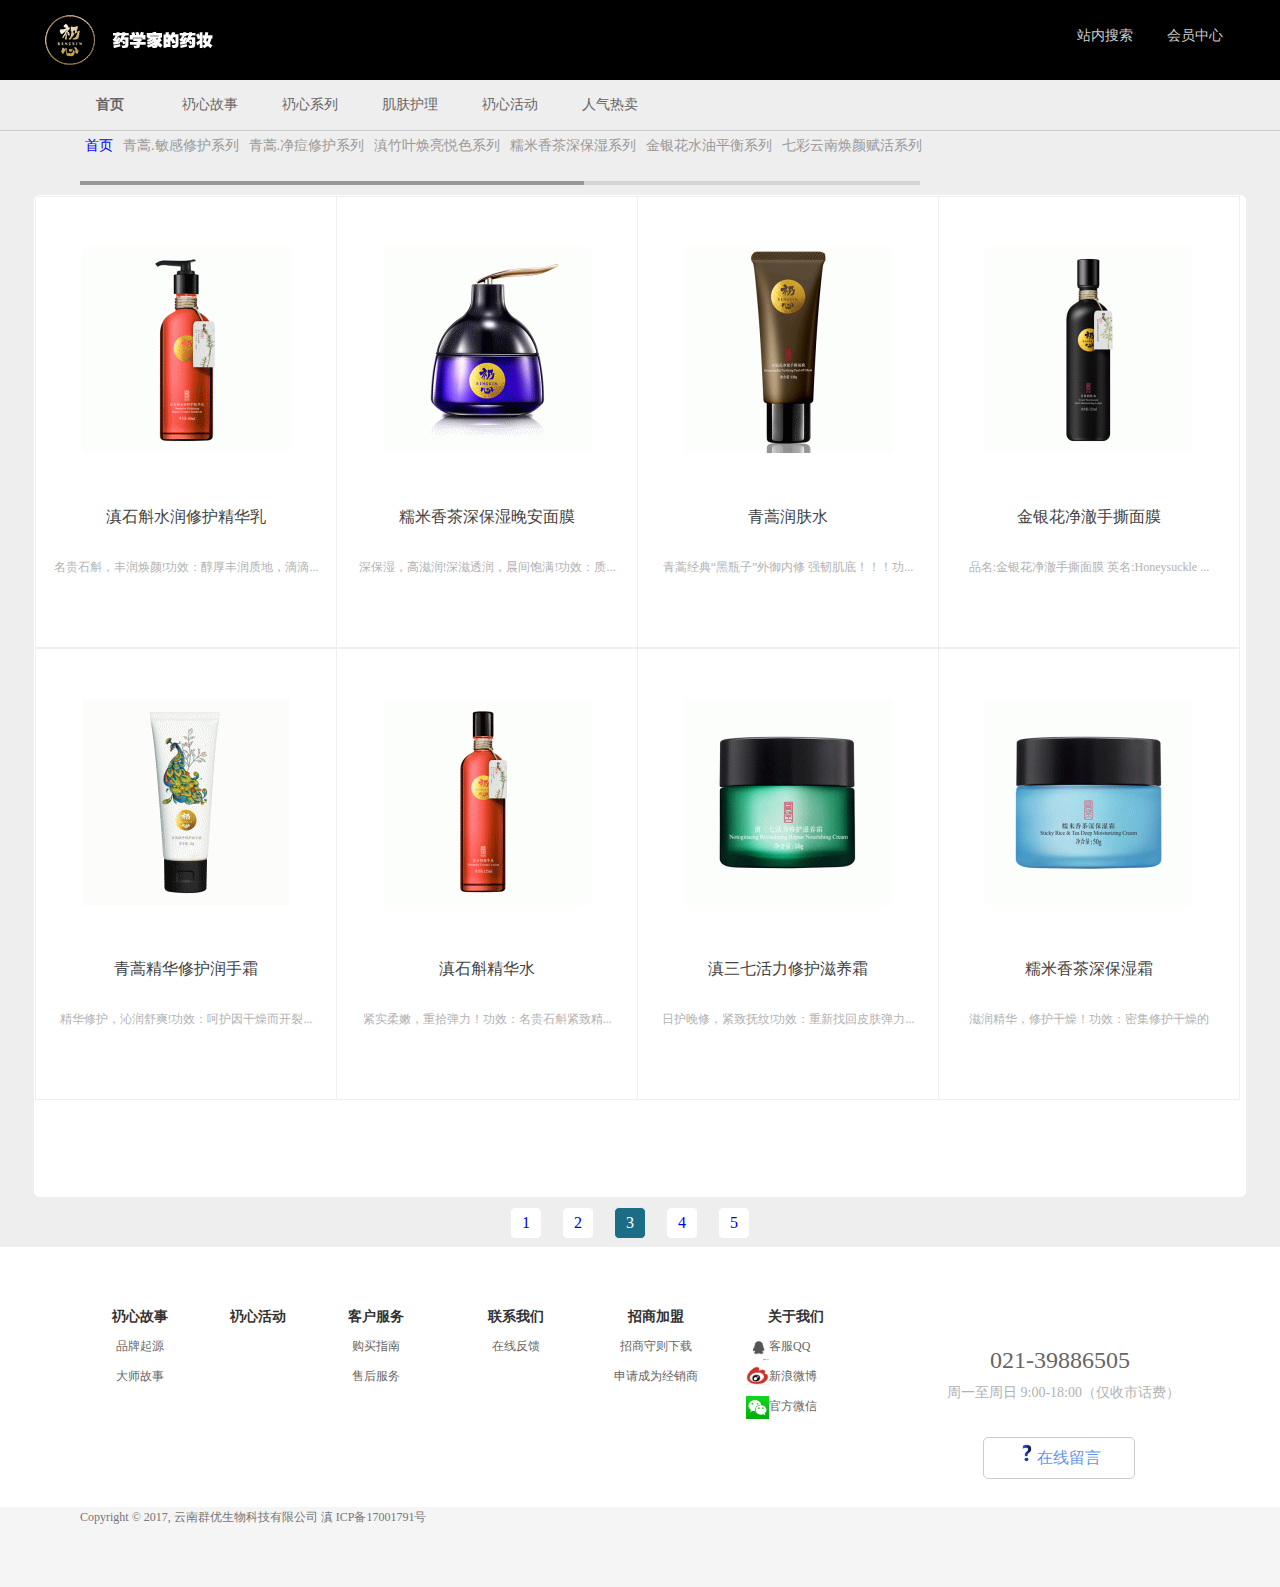
<file: Classification3.html>
<!DOCTYPE html>
<html>

	<head>
		<meta charset="UTF-8">
		<title></title>
		<link rel="stylesheet" type="text/css" href="css/public.css" />
		<link rel="stylesheet" type="text/css" href="css/dinner.css" />
	</head>
	<script src="js/jquery-3.2.1.min.js" type="text/javascript" charset="utf-8"></script>
	<script src="js/move.js" type="text/javascript" charset="utf-8"></script>
	<script src="js/Classification.js" type="text/javascript" charset="utf-8"></script>
	<script type="text/javascript">
		document.onreadystatechange = function() {
			if(document.readyState == "complete") {
				document.getElementById("loading").style.display = "none";
			}
		}
	</script>

	<body>
		<div id="loading">
			<img src="img/loading.gif" alt="" />
		</div>
		<div class="top">
			<div>
				<img src="img/logo.png" alt="" id="logo" />
				<ul class="about">
					<li>
						<a href="">站内搜索</a>
					</li>
					<li>
						<a href="landing.html">会员中心</a>
					</li>
				</ul>
			</div>
		</div>
		<ul class="nav" style="border-bottom: 1px solid #ccc;">
			<li>
				<a href="index.html" class="bond bonder">首页</a>
			</li>
			<li class="point">
				<a href="javascript:;" class="bonder">礽心故事</a>
			</li>
			<li class="point">
				<a href="Classification.htmllas" class="bonder">礽心系列</a>
			</li>
			<li class="point">
				<a href="Classification.html" class="bonder">肌肤护理</a>
			</li>
			<li>
				<a href="javascript:;" class="bonder">礽心活动</a>
			</li>
			<li>
				<a href="javascript:;" class="bonder">人气热卖</a>
			</li>
			<div class="subnav1">
				<ul>
					<li>
						<a href="process.html">品牌起源</a>
					</li>
					<li>
						<a href="javascript:;">大师故事</a>
					</li>
				</ul>
			</div>
			<div class="subnav2">
				<ul>
					<li>
						<a href="javascript:;">青蒿.敏感修护系列</a>
					</li>
					<li>
						<a href="javascript:;">青蒿.净痘修护系列</a>
					</li>
					<li>
						<a href="javascript:;">滇竹叶焕亮悦色系列</a>
					</li>
					<li>
						<a href="javascript:;">糯米香茶深保湿系列</a>
					</li>
					<li>
						<a href="javascript:;">金银花水油平衡系列</a>
					</li>
					<li>
						<a href="javascript:;">七彩云南焕颜赋活系列</a>
					</li>
					<li>
						<a href="javascript:;">七彩云南精致修护系列</a>
					</li>
					<li>
						<a href="javascript:;">礽心隔离防护系列</a>
					</li>
					<li>
						<a href="javascript:;">礽心面膜系列</a>
					</li>
					<li>
						<a href="javascript:;">青蒿.身体防护系列</a>
					</li>
				</ul>
			</div>
			<div class="subnav3">
				<ul>
					<li>
						<a href="javascript:;">敏感/易长痘</a>
					</li>
					<li>
						<a href="javascript:;">肤色暗沉/不匀</a>
					</li>
					<li>
						<a href="javascript:;">易出油/黏腻</a>
					</li>
					<li>
						<a href="javascript:;">干燥/锁水力差</a>
					</li>
					<li>
						<a href="javascript:;">无弹性/无光泽</a>
					</li>
					<li>
						<a href="javascript:;">细纹/皱纹</a>
					</li>
					<li>
						<a href="javascript:;">防晒</a>
					</li>
				</ul>
			</div>
		</ul>
		<ul class="sery">
			<li class="selected">
				<a style="color: blue;text-decoration: none;font-size: 14px;" href="index.html">首页</a>
			</li>
			<li class="selected">
				<a class="skyblue" href="javascript:;">青蒿.敏感修护系列</a>
			</li>
			<li class="selected">
				<a class="skyblue" href="javascript:;">青蒿.净痘修护系列</a>
			</li>
			<li class="selected">
				<a class="skyblue" href="javascript:;">滇竹叶焕亮悦色系列</a>
			</li>
			<li class="selected">
				<a class="skyblue" href="javascript:;">糯米香茶深保湿系列</a>
			</li>
			<li class="selected">
				<a class="skyblue" href="javascript:;">金银花水油平衡系列</a>
			</li>
			<li class="selected">
				<a class="skyblue" href="javascript:;">七彩云南焕颜赋活系列</a>
			</li>
		</ul>
		<div class="snake1">
			<div class="snaqe1"></div>
		</div>
		<div class="tent">
			<ul>
				<li class="uLi">
					<div class="bag"><img src="img/protect1.jpg" alt="" />
					</div>
					<a href="massage.html">滇石斛水润修护精华乳</a>
					<span>名贵石斛，丰润焕颜!功效：醇厚丰润质地，滴滴...</span>
					<button class="btn"><a href="massage.html">查看详情</a></button>
				</li>
				<li class="uLi">

					<div class="bag"><img src="img/protect2.jpg" alt="" />
					</div>
					<a href="javascript:;">糯米香茶深保湿晚安面膜</a>
					<span>深保湿，高滋润!深滋透润，晨间饱满!功效：质...</span>
					<button class="btn"><a href="javascript:;">查看详情</a></button>
				</li>
				<li class="uLi">
					<div class="bag"><img src="img/protect3.jpg" alt="" />
					</div>
					<a href="javascript:;">青蒿润肤水</a>
					<span>青蒿经典“黑瓶子”外御内修  强韧肌底！！！功...</span>
					<button class="btn"><a href="javascript:;">查看详情</a></button>
				</li>
				<li class="uLi">
					<div class="bag"><img src="img/protect4.jpg" alt="" />
					</div>
					<a href="javascript:;">金银花净澈手撕面膜</a>
					<span>品名:金银花净澈手撕面膜   英名:Honeysuckle ...</span>
					<button class="btn"><a href="javascript:;">查看详情</a></button>
				</li>
				<li class="uLi">
					<div class="bag"><img src="img/protect5.jpg" alt="" />
					</div>
					<a href="javascript:;">青蒿精华修护润手霜</a>
					<span>精华修护，沁润舒爽!功效：呵护因干燥而开裂...</span>
					<button class="btn"><a href="javascript:;">查看详情</a></button>
				</li>
				<li class="uLi">
					<div class="bag"><img src="img/protect6.jpg" alt="" />
					</div>
					<a href="javascript:;">滇石斛精华水</a>
					<span>紧实柔嫩，重拾弹力！功效：名贵石斛紧致精...</span>
					<button class="btn"><a href="javascript:;">查看详情</a></button>
				</li>
				<li class="uLi">
					<div class="bag"><img src="img/protect7.jpg" alt="" />
					</div>
					<a href="javascript:;">滇三七活力修护滋养霜</a>
					<span>日护晚修，紧致抚纹!功效：重新找回皮肤弹力...</span>
					<button class="btn"><a href="javascript:;">查看详情</a></button>
				</li>
				<li class="uLi">
					<div class="bag"><img src="img/protect8.jpg" alt="" />
					</div>
					<a href="javascript:;">糯米香茶深保湿霜</a>
					<span>滋润精华，修护干燥！功效：密集修护干燥的</span>
					<button class="btn"><a href="javascript:;">查看详情</a></button>
				</li>
			</ul>
		</div>
		<ul class="cage">
			<li>
				<a href="Classification.html">1</a>
			</li>
			<li>
				<a href="Classification2.html">2</a>
			</li>
			<li class="celect">
				<a href="Classification3.html">3</a>
			</li>
			<li>
				<a href="Classification4.html">4</a>
			</li>
			<li>
				<a href="Classification5.html">5</a>
			</li>
		</ul>

		<div class="foot">
			<ul class="fire">
				<li class="hold">
					<ul>
						<h4><a href="javascript:;">礽心故事</a></h4>
						<li>
							<a href="process.html">品牌起源</a>
						</li>
						<li>
							<a href="javascript:;">大师故事</a>
						</li>
					</ul>
				</li>
				<li class="hold">
					<ul>
						<h4><a href="javascript:;">礽心活动</a></h4>
					</ul>
				</li>
				<li class="hold">
					<ul>
						<h4><a href="javascript:;">客户服务</a></h4>
						<li>
							<a href="javascript:;">购买指南</a>
						</li>
						<li>
							<a href="javascript:;">售后服务</a>
						</li>
					</ul>
				</li>
				<li class="hold">
					<ul>
						<h4><a href="CANTACT.htmln">联系我们</a></h4>
						<li>
							<a href="feedback.html">在线反馈</a>
						</li>
					</ul>
				</li>
				<li class="hold">
					<ul>
						<h4><a href="javascript:;">招商加盟</a></h4>
						<li>
							<a href="javascript:;">招商守则下载</a>
						</li>
						<li>
							<a href="javascript:;">申请成为经销商</a>
						</li>
					</ul>
				</li>
				<li class="hold">
					<ul>
						<h4><a href="javascript:;">关于我们</a></h4>
						<li><img src="img/qq.jpg" alt="" />
							<a href="javascript:;">客服QQ</a>
						</li>
						<li><img src="img/weibo.jpg" alt="" />
							<a href="javascript:;">新浪微博</a>
						</li>
						<li><img src="img/wechat.jpg" />
							<a href="javascript:;">官方微信</a>
						</li>
					</ul>
				</li>
			</ul>
			<p class="tel">021-39886505</p>
			<span class="timer">周一至周日 9:00-18:00（仅收市话费）</span>
			<span class="online"><img src="img/exe.jpg" alt="" /><a href="feedback.html">在线留言</a></span>
			<div class="qecard">
				<img src="img/wechatnum.jpg" alt="" />
			</div>
		</div>
		<div class="footer">
			<span>Copyright © 2017, 云南群优生物科技有限公司 滇 ICP备17001791号</span>
		</div>
		<a href="#" class="returntop">︿</a>
	</body>

</html>
</file>
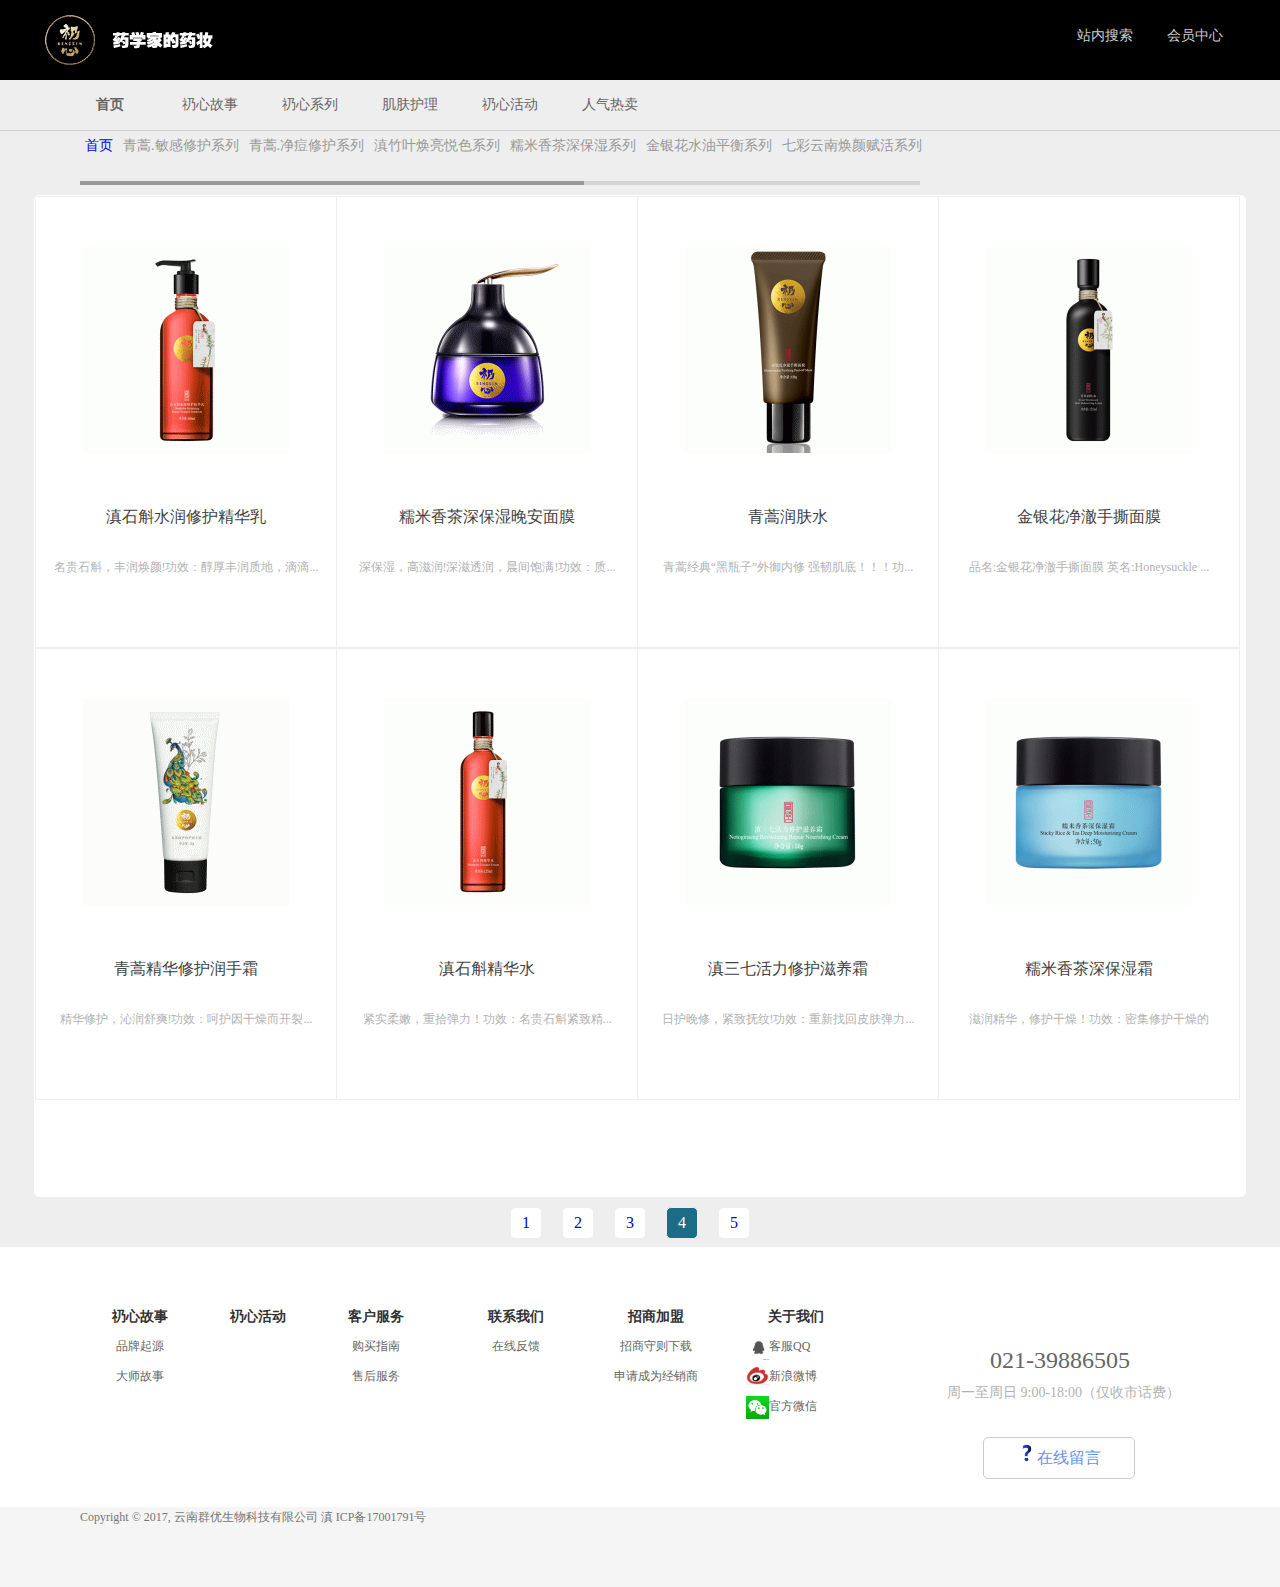
<file: Classification4.html>
<!DOCTYPE html>
<html>

	<head>
		<meta charset="UTF-8">
		<title></title>
		<link rel="stylesheet" type="text/css" href="css/public.css" />
		<link rel="stylesheet" type="text/css" href="css/dinner.css" />
	</head>
	<script src="js/jquery-3.2.1.min.js" type="text/javascript" charset="utf-8"></script>
	<script src="js/move.js" type="text/javascript" charset="utf-8"></script>
	<script src="js/Classification.js" type="text/javascript" charset="utf-8"></script>
	<script type="text/javascript">
		document.onreadystatechange = function() {
			if(document.readyState == "complete") {
				document.getElementById("loading").style.display = "none";
			}
		}
	</script>

	<body>
		<div id="loading">
			<img src="img/loading.gif" alt="" />
		</div>
		<div class="top">
			<div>
				<img src="img/logo.png" alt="" id="logo" />
				<ul class="about">
					<li>
						<a href="">站内搜索</a>
					</li>
					<li>
						<a href="landing.html">会员中心</a>
					</li>
				</ul>
			</div>
		</div>
		<ul class="nav" style="border-bottom: 1px solid #ccc;">
			<li>
				<a href="index.html" class="bond bonder">首页</a>
			</li>
			<li class="point">
				<a href="javascript:;" class="bonder">礽心故事</a>
			</li>
			<li class="point">
				<a href="Classification.htmllas" class="bonder">礽心系列</a>
			</li>
			<li class="point">
				<a href="Classification.html" class="bonder">肌肤护理</a>
			</li>
			<li>
				<a href="javascript:;" class="bonder">礽心活动</a>
			</li>
			<li>
				<a href="javascript:;" class="bonder">人气热卖</a>
			</li>
			<div class="subnav1">
				<ul>
					<li>
						<a href="process.html">品牌起源</a>
					</li>
					<li>
						<a href="javascript:;">大师故事</a>
					</li>
				</ul>
			</div>
			<div class="subnav2">
				<ul>
					<li>
						<a href="javascript:;">青蒿.敏感修护系列</a>
					</li>
					<li>
						<a href="javascript:;">青蒿.净痘修护系列</a>
					</li>
					<li>
						<a href="javascript:;">滇竹叶焕亮悦色系列</a>
					</li>
					<li>
						<a href="javascript:;">糯米香茶深保湿系列</a>
					</li>
					<li>
						<a href="javascript:;">金银花水油平衡系列</a>
					</li>
					<li>
						<a href="javascript:;">七彩云南焕颜赋活系列</a>
					</li>
					<li>
						<a href="javascript:;">七彩云南精致修护系列</a>
					</li>
					<li>
						<a href="javascript:;">礽心隔离防护系列</a>
					</li>
					<li>
						<a href="javascript:;">礽心面膜系列</a>
					</li>
					<li>
						<a href="javascript:;">青蒿.身体防护系列</a>
					</li>
				</ul>
			</div>
			<div class="subnav3">
				<ul>
					<li>
						<a href="javascript:;">敏感/易长痘</a>
					</li>
					<li>
						<a href="javascript:;">肤色暗沉/不匀</a>
					</li>
					<li>
						<a href="javascript:;">易出油/黏腻</a>
					</li>
					<li>
						<a href="javascript:;">干燥/锁水力差</a>
					</li>
					<li>
						<a href="javascript:;">无弹性/无光泽</a>
					</li>
					<li>
						<a href="javascript:;">细纹/皱纹</a>
					</li>
					<li>
						<a href="javascript:;">防晒</a>
					</li>
				</ul>
			</div>
		</ul>
		<ul class="sery">
			<li class="selected">
				<a style="color: blue;text-decoration: none;font-size: 14px;" href="index.html">首页</a>
			</li>
			<li class="selected">
				<a class="skyblue" href="javascript:;">青蒿.敏感修护系列</a>
			</li>
			<li class="selected">
				<a class="skyblue" href="javascript:;">青蒿.净痘修护系列</a>
			</li>
			<li class="selected">
				<a class="skyblue" href="javascript:;">滇竹叶焕亮悦色系列</a>
			</li>
			<li class="selected">
				<a class="skyblue" href="javascript:;">糯米香茶深保湿系列</a>
			</li>
			<li class="selected">
				<a class="skyblue" href="javascript:;">金银花水油平衡系列</a>
			</li>
			<li class="selected">
				<a class="skyblue" href="javascript:;">七彩云南焕颜赋活系列</a>
			</li>
		</ul>
		<div class="snake1">
			<div class="snaqe1"></div>
		</div>
		<div class="tent">
			<ul>
				<li class="uLi">
					<div class="bag"><img src="img/protect1.jpg" alt="" />
					</div>
					<a href="massage.html">滇石斛水润修护精华乳</a>
					<span>名贵石斛，丰润焕颜!功效：醇厚丰润质地，滴滴...</span>
					<button class="btn"><a href="massage.html">查看详情</a></button>
				</li>
				<li class="uLi">

					<div class="bag"><img src="img/protect2.jpg" alt="" />
					</div>
					<a href="javascript:;">糯米香茶深保湿晚安面膜</a>
					<span>深保湿，高滋润!深滋透润，晨间饱满!功效：质...</span>
					<button class="btn"><a href="javascript:;">查看详情</a></button>
				</li>
				<li class="uLi">
					<div class="bag"><img src="img/protect3.jpg" alt="" />
					</div>
					<a href="javascript:;">青蒿润肤水</a>
					<span>青蒿经典“黑瓶子”外御内修  强韧肌底！！！功...</span>
					<button class="btn"><a href="javascript:;">查看详情</a></button>
				</li>
				<li class="uLi">
					<div class="bag"><img src="img/protect4.jpg" alt="" />
					</div>
					<a href="javascript:;">金银花净澈手撕面膜</a>
					<span>品名:金银花净澈手撕面膜   英名:Honeysuckle ...</span>
					<button class="btn"><a href="javascript:;">查看详情</a></button>
				</li>
				<li class="uLi">
					<div class="bag"><img src="img/protect5.jpg" alt="" />
					</div>
					<a href="javascript:;">青蒿精华修护润手霜</a>
					<span>精华修护，沁润舒爽!功效：呵护因干燥而开裂...</span>
					<button class="btn"><a href="javascript:;">查看详情</a></button>
				</li>
				<li class="uLi">
					<div class="bag"><img src="img/protect6.jpg" alt="" />
					</div>
					<a href="javascript:;">滇石斛精华水</a>
					<span>紧实柔嫩，重拾弹力！功效：名贵石斛紧致精...</span>
					<button class="btn"><a href="javascript:;">查看详情</a></button>
				</li>
				<li class="uLi">
					<div class="bag"><img src="img/protect7.jpg" alt="" />
					</div>
					<a href="javascript:;">滇三七活力修护滋养霜</a>
					<span>日护晚修，紧致抚纹!功效：重新找回皮肤弹力...</span>
					<button class="btn"><a href="javascript:;">查看详情</a></button>
				</li>
				<li class="uLi">
					<div class="bag"><img src="img/protect8.jpg" alt="" />
					</div>
					<a href="javascript:;">糯米香茶深保湿霜</a>
					<span>滋润精华，修护干燥！功效：密集修护干燥的</span>
					<button class="btn"><a href="javascript:;">查看详情</a></button>
				</li>
			</ul>
		</div>
		<ul class="cage">
			<li>
				<a href="Classification.html">1</a>
			</li>
			<li>
				<a href="Classification2.html">2</a>
			</li>
			<li>
				<a href="Classification3.html">3</a>
			</li>
			<li class="celect">
				<a href="Classification4.html">4</a>
			</li>
			<li>
				<a href="Classification5.html">5</a>
			</li>
		</ul>

		<div class="foot">
			<ul class="fire">
				<li class="hold">
					<ul>
						<h4><a href="javascript:;">礽心故事</a></h4>
						<li>
							<a href="process.html">品牌起源</a>
						</li>
						<li>
							<a href="javascript:;">大师故事</a>
						</li>
					</ul>
				</li>
				<li class="hold">
					<ul>
						<h4><a href="javascript:;">礽心活动</a></h4>
					</ul>
				</li>
				<li class="hold">
					<ul>
						<h4><a href="javascript:;">客户服务</a></h4>
						<li>
							<a href="javascript:;">购买指南</a>
						</li>
						<li>
							<a href="javascript:;">售后服务</a>
						</li>
					</ul>
				</li>
				<li class="hold">
					<ul>
						<h4><a href="CANTACT.htmln">联系我们</a></h4>
						<li>
							<a href="feedback.html">在线反馈</a>
						</li>
					</ul>
				</li>
				<li class="hold">
					<ul>
						<h4><a href="javascript:;">招商加盟</a></h4>
						<li>
							<a href="javascript:;">招商守则下载</a>
						</li>
						<li>
							<a href="javascript:;">申请成为经销商</a>
						</li>
					</ul>
				</li>
				<li class="hold">
					<ul>
						<h4><a href="javascript:;">关于我们</a></h4>
						<li><img src="img/qq.jpg" alt="" />
							<a href="javascript:;">客服QQ</a>
						</li>
						<li><img src="img/weibo.jpg" alt="" />
							<a href="javascript:;">新浪微博</a>
						</li>
						<li><img src="img/wechat.jpg" />
							<a href="javascript:;">官方微信</a>
						</li>
					</ul>
				</li>
			</ul>
			<p class="tel">021-39886505</p>
			<span class="timer">周一至周日 9:00-18:00（仅收市话费）</span>
			<span class="online"><img src="img/exe.jpg" alt="" /><a href="feedback.html">在线留言</a></span>
			<div class="qecard">
				<img src="img/wechatnum.jpg" alt="" />
			</div>
		</div>
		<div class="footer">
			<span>Copyright © 2017, 云南群优生物科技有限公司 滇 ICP备17001791号</span>
		</div>
		<a href="#" class="returntop">︿</a>
	</body>

</html>
</file>
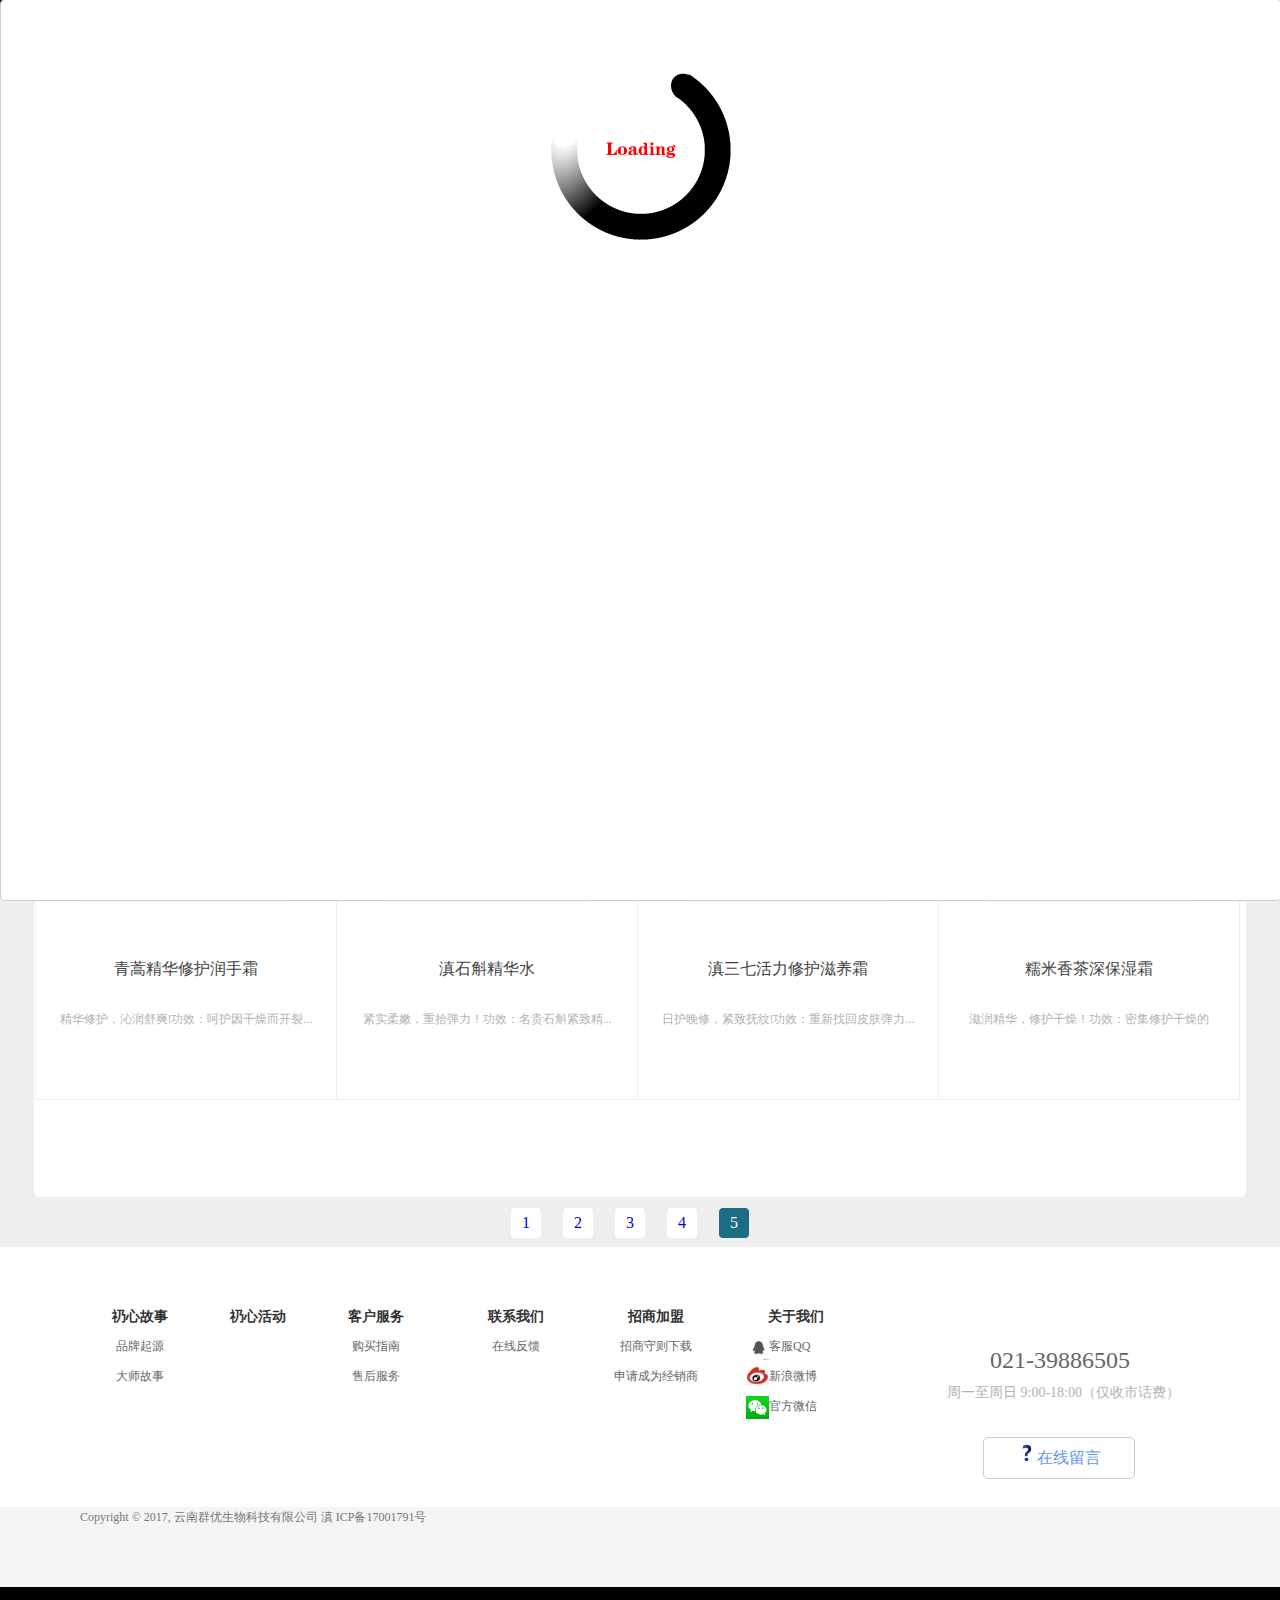
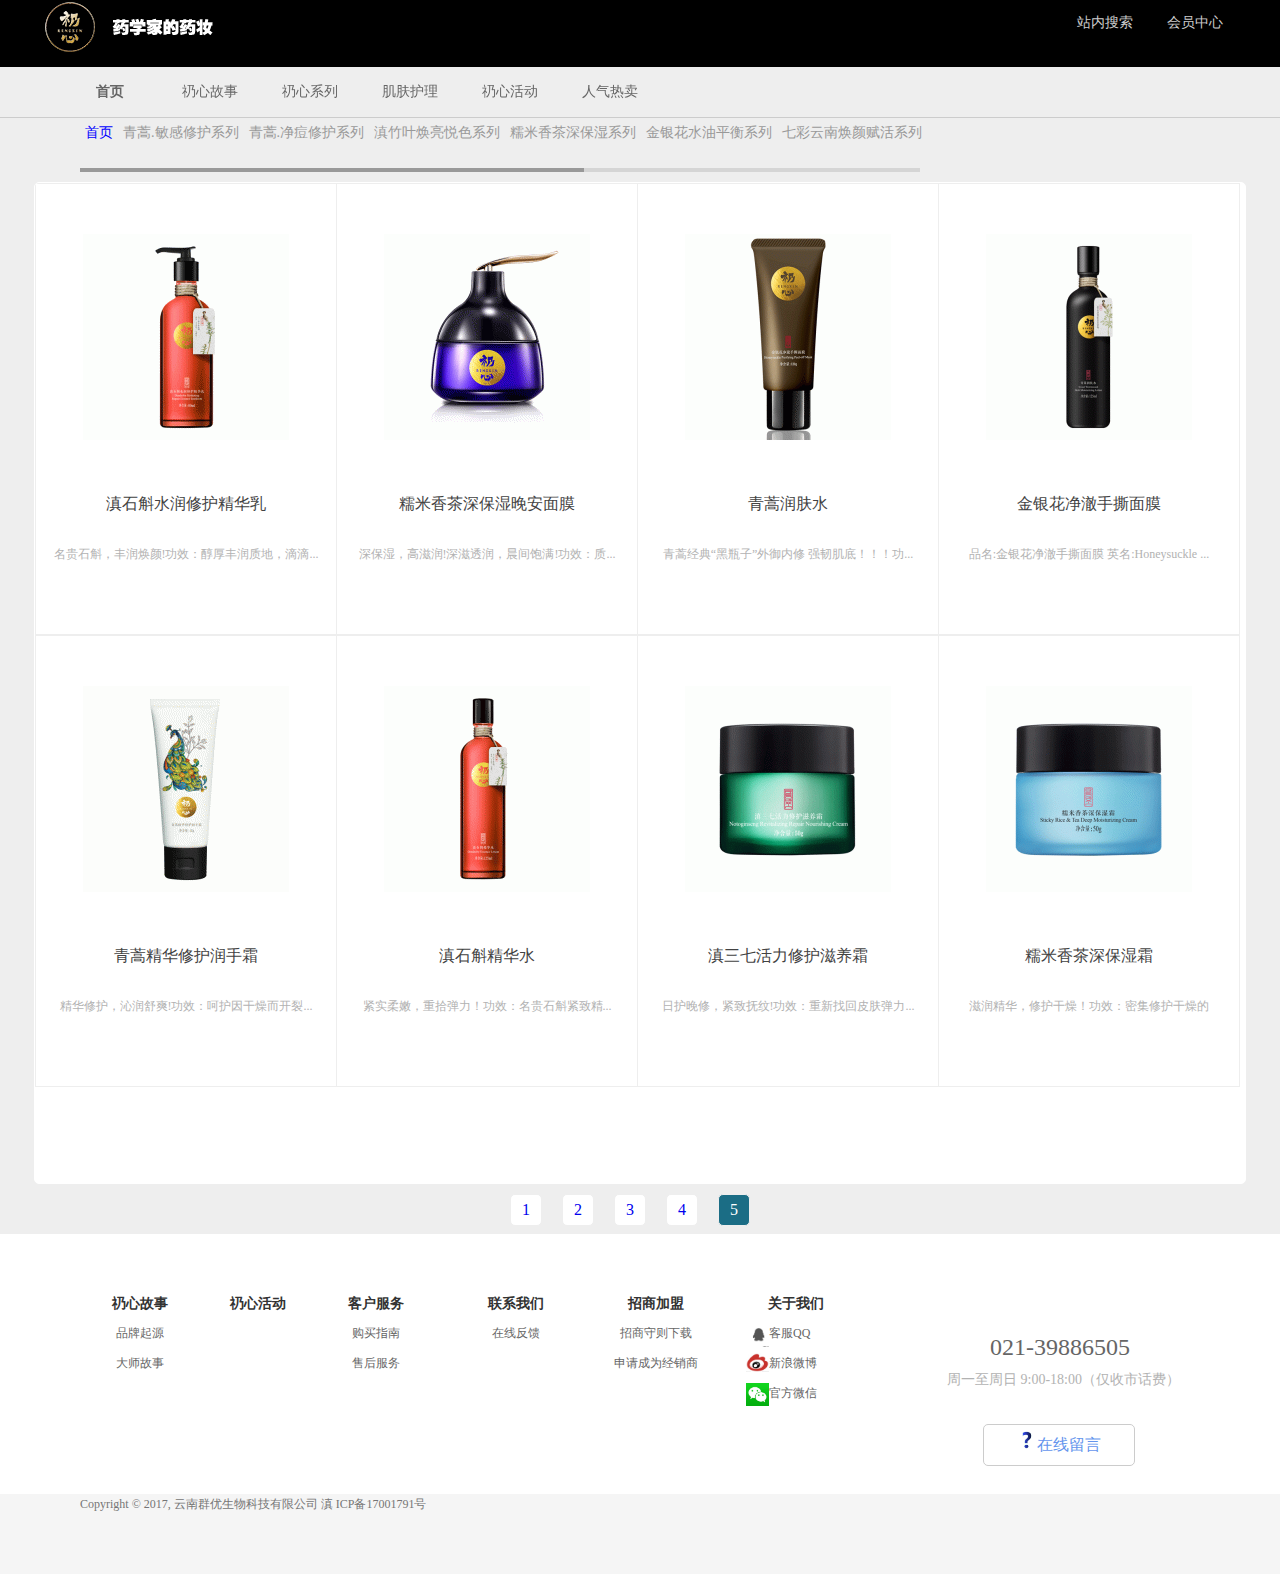
<file: Classification5.html>
<!DOCTYPE html>
<html>
	<head>
		<meta charset="UTF-8">
		<title></title>
		<link rel="stylesheet" type="text/css" href="css/public.css"/>
		<link rel="stylesheet" type="text/css" href="css/dinner.css"/>
	</head>
	<script src="js/jquery-3.2.1.min.js" type="text/javascript" charset="utf-8"></script>
	<script src="js/move.js" type="text/javascript" charset="utf-8"></script>
	<script src="js/Classification.js" type="text/javascript" charset="utf-8"></script>
	<script type="text/javascript">
		document.onreadystatechange = function(){
				if(document.readyState == "complete"){
					document.getElementById("loading").style.display = "none";
				}
			}<!DOCTYPE html>
<html>
	<head>
		<meta charset="UTF-8">
		<title></title>
		<link rel="stylesheet" type="text/css" href="css/public.css"/>
		<link rel="stylesheet" type="text/css" href="css/dinner.css"/>
	</head>
	<script src="js/jquery-3.2.1.min.js" type="text/javascript" charset="utf-8"></script>
	<script src="js/move.js" type="text/javascript" charset="utf-8"></script>
	<script src="js/Classification.js" type="text/javascript" charset="utf-8"></script>
	<script type="text/javascript">
		document.onreadystatechange = function(){
				if(document.readyState == "complete"){
					document.getElementById("loading").style.display = "none";
				}
			}
	</script>
	<body>
		<div id="loading">
			<img src="img/loading.gif" alt="" />
		</div>
		<div class="top">
			<div>
				<img src="img/logo.png" alt="" id="logo" />
				<ul class="about">
					<li><a href="">站内搜索</a></li>
					<li><a href="landing.html">会员中心</a></li>
				</ul>
			</div>
		</div>
			<ul class="nav" style="border-bottom: 1px solid #ccc;">
				<li><a href="index.html" class="bond bonder">首页</a></li>
				<li class="point"><a href="javascript:;" class="bonder">礽心故事</a></li>
				<li class="point"><a href="Classification.htmllas" class="bonder">礽心系列</a></li>
				<li class="point"><a href="Classification.html" class="bonder">肌肤护理</a></li>
				<li><a href="javascript:;" class="bonder">礽心活动</a></li>
				<li><a href="javascript:;" class="bonder">人气热卖</a></li>
				<div class="subnav1">
					<ul>
						<li><a href="process.html">品牌起源</a></li>
						<li><a href="javascript:;">大师故事</a></li>
					</ul>
				</div>
				<div class="subnav2">
					<ul>
						<li><a href="javascript:;">青蒿.敏感修护系列</a></li>
						<li><a href="javascript:;">青蒿.净痘修护系列</a></li>
						<li><a href="javascript:;">滇竹叶焕亮悦色系列</a></li>
						<li><a href="javascript:;">糯米香茶深保湿系列</a></li>
						<li><a href="javascript:;">金银花水油平衡系列</a></li>
						<li><a href="javascript:;">七彩云南焕颜赋活系列</a></li>
						<li><a href="javascript:;">七彩云南精致修护系列</a></li>
						<li><a href="javascript:;">礽心隔离防护系列</a></li>
						<li><a href="javascript:;">礽心面膜系列</a></li>
						<li><a href="javascript:;">青蒿.身体防护系列</a></li>
					</ul>
				</div>
				<div class="subnav3">
					<ul>
						<li><a href="javascript:;">敏感/易长痘</a></li>
						<li><a href="javascript:;">肤色暗沉/不匀</a></li>
						<li><a href="javascript:;">易出油/黏腻</a></li>
						<li><a href="javascript:;">干燥/锁水力差</a></li>
						<li><a href="javascript:;">无弹性/无光泽</a></li>
						<li><a href="javascript:;">细纹/皱纹</a></li>
						<li><a href="javascript:;">防晒</a></li>
					</ul>
				</div>
			</ul>
			<ul class="sery">
				<li class="selected"><a style="color: blue;text-decoration: none;font-size: 14px;"href="index.html">首页</a></li>
				<li class="selected"><a class="skyblue" href="javascript:;">青蒿.敏感修护系列</a></li>
				<li class="selected"><a class="skyblue" href="javascript:;">青蒿.净痘修护系列</a></li>
				<li class="selected"><a class="skyblue" href="javascript:;">滇竹叶焕亮悦色系列</a></li>
				<li class="selected"><a class="skyblue" href="javascript:;">糯米香茶深保湿系列</a></li>
				<li class="selected"><a class="skyblue" href="javascript:;">金银花水油平衡系列</a></li>
				<li class="selected"><a class="skyblue" href="javascript:;">七彩云南焕颜赋活系列</a></li>
			</ul>
			<div class="snake1">
				<div class="snaqe1"></div>
			</div>
			<div class="tent">
				<ul>
						<li class="uLi">
							<div class="bag"><img src="img/protect1.jpg" alt="" />
							</div>
							<a href="massage.html">滇石斛水润修护精华乳</a>
							<span>名贵石斛，丰润焕颜!功效：醇厚丰润质地，滴滴...</span>
							<button class="btn"><a href="massage.html">查看详情</a></button>
						</li>
						<li class="uLi">
							
							<div class="bag"><img src="img/protect2.jpg" alt="" />
							</div>
							<a href="javascript:;">糯米香茶深保湿晚安面膜</a>
							<span>深保湿，高滋润!深滋透润，晨间饱满!功效：质...</span>
							<button class="btn"><a href="javascript:;">查看详情</a></button>
						</li>
						<li class="uLi">
							<div class="bag"><img src="img/protect3.jpg" alt="" />
							</div>
							<a href="javascript:;">青蒿润肤水</a>
							<span>青蒿经典“黑瓶子”外御内修  强韧肌底！！！功...</span>
							<button class="btn"><a href="javascript:;">查看详情</a></button>
						</li>
						<li class="uLi">
							<div class="bag"><img src="img/protect4.jpg" alt="" />
							</div>
							<a href="javascript:;">金银花净澈手撕面膜</a>
							<span>品名:金银花净澈手撕面膜   英名:Honeysuckle ...</span>
							<button class="btn"><a href="javascript:;">查看详情</a></button>
						</li>
						<li class="uLi">
							<div class="bag"><img src="img/protect5.jpg" alt="" />
							</div>
							<a href="javascript:;">青蒿精华修护润手霜</a>
							<span>精华修护，沁润舒爽!功效：呵护因干燥而开裂...</span>
							<button class="btn"><a href="javascript:;">查看详情</a></button>
						</li>
						<li class="uLi">
							<div class="bag"><img src="img/protect6.jpg" alt="" />
							</div>
							<a href="javascript:;">滇石斛精华水</a>
							<span>紧实柔嫩，重拾弹力！功效：名贵石斛紧致精...</span>
							<button class="btn"><a href="javascript:;">查看详情</a></button>
						</li>
						<li class="uLi">
							<div class="bag"><img src="img/protect7.jpg" alt="" />
							</div>
							<a href="javascript:;">滇三七活力修护滋养霜</a>
							<span>日护晚修，紧致抚纹!功效：重新找回皮肤弹力...</span>
							<button class="btn"><a href="javascript:;">查看详情</a></button>
						</li>
						<li class="uLi">
							<div class="bag"><img src="img/protect8.jpg" alt="" />
							</div>
							<a href="javascript:;">糯米香茶深保湿霜</a>
							<span>滋润精华，修护干燥！功效：密集修护干燥的</span>
							<button class="btn"><a href="javascript:;">查看详情</a></button>
						</li>
					</ul>
			</div>
					<ul class="cage">
						<li><a href="Classification.html">1</a></li>
						<li><a href="Classification2.html">2</a></li>
						<li><a href="Classification3.html">3</a></li>
						<li><a href="Classification4.html">4</a></li>
						<li class="celect"><a href="Classification5.html">5</a></li>
					</ul>
					
			<div class="foot">
				<ul class="fire">
					<li class="hold">
						<ul>
							<h4><a href="javascript:;">礽心故事</a></h4>
							<li><a href="process.html">品牌起源</a></li>
							<li><a href="javascript:;">大师故事</a></li>
						</ul>
					</li>
					<li class="hold">
						<ul>
							<h4><a href="javascript:;">礽心活动</a></h4>
						</ul>
					</li>
					<li class="hold">
						<ul>
							<h4><a href="javascript:;">客户服务</a></h4>
							<li><a href="javascript:;">购买指南</a></li>
							<li><a href="javascript:;">售后服务</a></li>
						</ul>
					</li>
					<li class="hold">
						<ul>
							<h4><a href="CANTACT.htmln">联系我们</a></h4>
							<li><a href="feedback.html">在线反馈</a></li>
						</ul>
					</li>
					<li class="hold">
						<ul>
							<h4><a href="javascript:;">招商加盟</a></h4>
							<li><a href="javascript:;">招商守则下载</a></li>
							<li><a href="javascript:;">申请成为经销商</a></li>
						</ul>
					</li>
					<li class="hold">
						<ul>
							<h4><a href="javascript:;">关于我们</a></h4>
							<li><img src="img/qq.jpg" alt="" /><a href="javascript:;">客服QQ</a></li>
							<li><img src="img/weibo.jpg" alt="" /><a href="javascript:;">新浪微博</a></li>
							<li><img src="img/wechat.jpg"/><a href="javascript:;">官方微信</a></li>
						</ul>
					</li>
				</ul>
				<p class="tel">021-39886505</p>
				<span class="timer">周一至周日 9:00-18:00（仅收市话费）</span>
				<span class="online"><img src="img/exe.jpg" alt="" /><a href="feedback.html">在线留言</a></span>
			<div class="qecard">
				<img src="img/wechatnum.jpg" alt="" />
			</div>
			</div>
			<div class="footer">
					<span>Copyright © 2017, 云南群优生物科技有限公司 滇 ICP备17001791号</span>
				</div>
				<a href="#" class="returntop">︿</a>
	</body>
</html>

	</script>
	<body>
		<div id="loading">
			<img src="img/loading.gif" alt="" />
		</div>
		<div class="top">
			<div>
				<img src="img/logo.png" alt="" id="logo" />
				<ul class="about">
					<li><a href="">站内搜索</a></li>
					<li><a href="landing.html">会员中心</a></li>
				</ul>
			</div>
		</div>
			<ul class="nav" style="border-bottom: 1px solid #ccc;">
				<li><a href="index.html" class="bond bonder">首页</a></li>
				<li class="point"><a href="#" class="bonder">礽心故事</a></li>
				<li class="point"><a href="#" class="bonder">礽心系列</a></li>
				<li class="point"><a href="#" class="bonder">肌肤护理</a></li>
				<li><a href="#" class="bonder">礽心活动</a></li>
				<li><a href="#" class="bonder">人气热卖</a></li>
				<div class="subnav1">
					<ul>
						<li><a href="process.html">品牌起源</a></li>
						<li><a href="#">大师故事</a></li>
					</ul>
				</div>
				<div class="subnav2">
					<ul>
						<li><a href="#">青蒿.敏感修护系列</a></li>
						<li><a href="#">青蒿.净痘修护系列</a></li>
						<li><a href="#">滇竹叶焕亮悦色系列</a></li>
						<li><a href="#">糯米香茶深保湿系列</a></li>
						<li><a href="#">金银花水油平衡系列</a></li>
						<li><a href="#">七彩云南焕颜赋活系列</a></li>
						<li><a href="#">七彩云南精致修护系列</a></li>
						<li><a href="#">礽心隔离防护系列</a></li>
						<li><a href="#">礽心面膜系列</a></li>
						<li><a href="#">青蒿.身体防护系列</a></li>
					</ul>
				</div>
				<div class="subnav3">
					<ul>
						<li><a href="#">敏感/易长痘</a></li>
						<li><a href="#">肤色暗沉/不匀</a></li>
						<li><a href="#">易出油/黏腻</a></li>
						<li><a href="#">干燥/锁水力差</a></li>
						<li><a href="#">无弹性/无光泽</a></li>
						<li><a href="#">细纹/皱纹</a></li>
						<li><a href="#">防晒</a></li>
					</ul>
				</div>
			</ul>
			<ul class="sery">
				<li class="selected"><a style="color: blue;text-decoration: none;font-size: 14px;" href="">首页</a></li>
				<li class="selected"><a class="skyblue" href="">青蒿.敏感修护系列</a></li>
				<li class="selected"><a class="skyblue" href="">青蒿.净痘修护系列</a></li>
				<li class="selected"><a class="skyblue" href="">滇竹叶焕亮悦色系列</a></li>
				<li class="selected"><a class="skyblue" href="">糯米香茶深保湿系列</a></li>
				<li class="selected"><a class="skyblue" href="">金银花水油平衡系列</a></li>
				<li class="selected"><a class="skyblue" href="">七彩云南焕颜赋活系列</a></li>
			</ul>
			<div class="snake1">
				<div class="snaqe1"></div>
			</div>
			<div class="tent">
				<ul>
						<li class="uLi">
							<div class="bag"><img src="img/protect1.jpg" alt="" />
							</div>
							<a href="">滇石斛水润修护精华乳</a>
							<span>名贵石斛，丰润焕颜!功效：醇厚丰润质地，滴滴...</span>
							<button class="btn"><a href="">查看详情</a></button>
						</li>
						<li class="uLi">
							
							<div class="bag"><img src="img/protect2.jpg" alt="" />
							</div>
							<a href="">糯米香茶深保湿晚安面膜</a>
							<span>深保湿，高滋润!深滋透润，晨间饱满!功效：质...</span>
							<button class="btn"><a href="">查看详情</a></button>
						</li>
						<li class="uLi">
							<div class="bag"><img src="img/protect3.jpg" alt="" />
							</div>
							<a href="">青蒿润肤水</a>
							<span>青蒿经典“黑瓶子”外御内修  强韧肌底！！！功...</span>
							<button class="btn"><a href="">查看详情</a></button>
						</li>
						<li class="uLi">
							<div class="bag"><img src="img/protect4.jpg" alt="" />
							</div>
							<a href="">金银花净澈手撕面膜</a>
							<span>品名:金银花净澈手撕面膜   英名:Honeysuckle ...</span>
							<button class="btn"><a href="">查看详情</a></button>
						</li>
						<li class="uLi">
							<div class="bag"><img src="img/protect5.jpg" alt="" />
							</div>
							<a href="">青蒿精华修护润手霜</a>
							<span>精华修护，沁润舒爽!功效：呵护因干燥而开裂...</span>
							<button class="btn"><a href="">查看详情</a></button>
						</li>
						<li class="uLi">
							<div class="bag"><img src="img/protect6.jpg" alt="" />
							</div>
							<a href="">滇石斛精华水</a>
							<span>紧实柔嫩，重拾弹力！功效：名贵石斛紧致精...</span>
							<button class="btn"><a href="">查看详情</a></button>
						</li>
						<li class="uLi">
							<div class="bag"><img src="img/protect7.jpg" alt="" />
							</div>
							<a href="">滇三七活力修护滋养霜</a>
							<span>日护晚修，紧致抚纹!功效：重新找回皮肤弹力...</span>
							<button class="btn"><a href="">查看详情</a></button>
						</li>
						<li class="uLi">
							<div class="bag"><img src="img/protect8.jpg" alt="" />
							</div>
							<a href="">糯米香茶深保湿霜</a>
							<span>滋润精华，修护干燥！功效：密集修护干燥的</span>
							<button class="btn"><a href="">查看详情</a></button>
						</li>
					</ul>
			</div>
					<ul class="cage">
						<li><a href="Classification.html">1</a></li>
						<li><a href="Classification2.html">2</a></li>
						<li><a href="Classification3.html">3</a></li>
						<li><a href="Classification4.html">4</a></li>
						<li class="celect"><a href="Classification5.html">5</a></li>
					</ul>
					
			<div class="foot">
				<ul class="fire">
					<li class="hold">
						<ul>
							<h4><a href="">礽心故事</a></h4>
							<li><a href="">品牌起源</a></li>
							<li><a href="">大师故事</a></li>
						</ul>
					</li>
					<li class="hold">
						<ul>
							<h4><a href="">礽心活动</a></h4>
						</ul>
					</li>
					<li class="hold">
						<ul>
							<h4><a href="">客户服务</a></h4>
							<li><a href="">购买指南</a></li>
							<li><a href="">售后服务</a></li>
						</ul>
					</li>
					<li class="hold">
						<ul>
							<h4><a href="">联系我们</a></h4>
							<li><a href="">在线反馈</a></li>
						</ul>
					</li>
					<li class="hold">
						<ul>
							<h4><a href="">招商加盟</a></h4>
							<li><a href="">招商守则下载</a></li>
							<li><a href="">申请成为经销商</a></li>
						</ul>
					</li>
					<li class="hold">
						<ul>
							<h4><a href="">关于我们</a></h4>
							<li><img src="img/qq.jpg" alt="" /><a href="">客服QQ</a></li>
							<li><img src="img/weibo.jpg" alt="" /><a href="">新浪微博</a></li>
							<li><img src="img/wechat.jpg"/><a href="">官方微信</a></li>
						</ul>
					</li>
				</ul>
				<p class="tel">021-39886505</p>
				<span class="timer">周一至周日 9:00-18:00（仅收市话费）</span>
				<span class="online"><img src="img/exe.jpg" alt="" /><a href="">在线留言</a></span>
			<div class="qecard">
				<img src="img/wechatnum.jpg" alt="" />
			</div>
			</div>
			<div class="footer">
					<span>Copyright © 2017, 云南群优生物科技有限公司 滇 ICP备17001791号</span>
				</div>
				<a href="#" class="returntop">︿</a>
	</body>
</html>
</file>
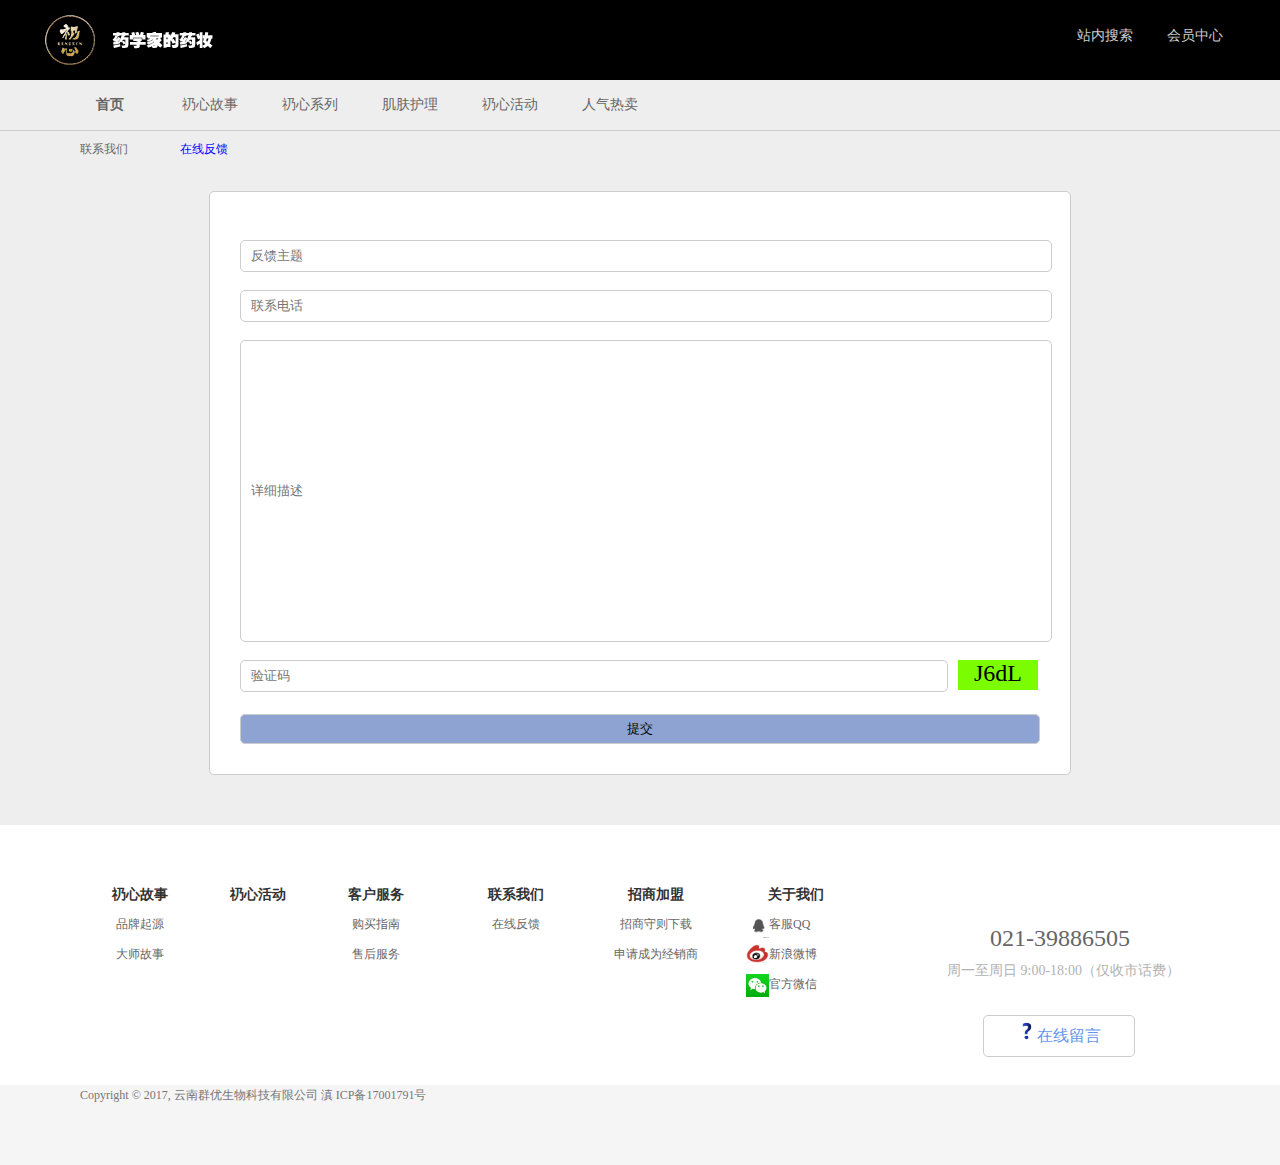
<file: feedback.html>
<!DOCTYPE html>
<html>

	<head>
		<meta charset="utf-8" />
		<title></title>
		<link rel="stylesheet" type="text/css" href="css/public.css" />
		<link rel="stylesheet" href="css/dinner.css" />
	</head>
	<script src="js/move.js" type="text/javascript" charset="utf-8"></script>
	<script src="js/dinner.js" type="text/javascript" charset="utf-8"></script>
	<script type="text/javascript">
		document.onreadystatechange = function() {
			if(document.readyState == "complete") {
				document.getElementById("loading").style.display = "none";
			}
		}
		window.onload = function() {
			var dnner = document.getElementsByClassName("dnner")[0];
			var str = "abcdefghijklmnopqrstuvwxyzABCDEFGHIJKLMNOPQRSTUVWXYZ0123456789";
			for(var i = 0; i < 4; i++) {
				dnner.innerText += str.charAt(Math.floor(Math.random() * 62))
			}
			dnner.onclick = function() {
				dnner.innerText = ""
				for(var i = 0; i < 4; i++) {
					dnner.innerText += str.charAt(Math.floor(Math.random() * 62))
				}
			}
		}
	</script>

	<body>
		<div id="loading">
			<img src="img/loading.gif" alt="" />
		</div>
		<div class="top">
			<div>
				<img src="img/logo.png" alt="" id="logo" />
				<ul class="about">
					<li>
						<a href="javascript:;">站内搜索</a>
					</li>
					<li>
						<a href="landing.html">会员中心</a>
					</li>
				</ul>
			</div>
		</div>
		<ul class="nav" style="border-bottom: 1px solid #ccc;">
			<li>
				<a href="index.html" class="bond bonder">首页</a>
			</li>
			<li class="point">
				<a href="javascript:;" class="bonder">礽心故事</a>
			</li>
			<li class="point">
				<a href="Classification.html" class="bonder">礽心系列</a>
			</li>
			<li class="point">
				<a href="Classification.html" class="bonder">肌肤护理</a>
			</li>
			<li>
				<a href="javascript:;" class="bonder">礽心活动</a>
			</li>
			<li>
				<a href="javascript:;" class="bonder">人气热卖</a>
			</li>
			<div class="subnav1">
				<ul>
					<li>
						<a href="process.html">品牌起源</a>
					</li>
					<li>
						<a href="javascript:;">大师故事</a>
					</li>
				</ul>
			</div>
			<div class="subnav2">
				<ul>
					<li>
						<a href="javascript:;">青蒿.敏感修护系列</a>
					</li>
					<li>
						<a href="javascript:;">青蒿.净痘修护系列</a>
					</li>
					<li>
						<a href="javascript:;">滇竹叶焕亮悦色系列</a>
					</li>
					<li>
						<a href="javascript:;">糯米香茶深保湿系列</a>
					</li>
					<li>
						<a href="javascript:;">金银花水油平衡系列</a>
					</li>
					<li>
						<a href="javascript:;">七彩云南焕颜赋活系列</a>
					</li>
					<li>
						<a href="javascript:;">七彩云南精致修护系列</a>
					</li>
					<li>
						<a href="javascript:;">礽心隔离防护系列</a>
					</li>
					<li>
						<a href="javascript:;">礽心面膜系列</a>
					</li>
					<li>
						<a href="javascript:;">青蒿.身体防护系列</a>
					</li>
				</ul>
			</div>
			<div class="subnav3">
				<ul>
					<li>
						<a href="javascript:;">敏感/易长痘</a>
					</li>
					<li>
						<a href="javascript:;">肤色暗沉/不匀</a>
					</li>
					<li>
						<a href="javascript:;">易出油/黏腻</a>
					</li>
					<li>
						<a href="javascript:;">干燥/锁水力差</a>
					</li>
					<li>
						<a href="javascript:;">无弹性/无光泽</a>
					</li>
					<li>
						<a href="javascript:;">细纹/皱纹</a>
					</li>
					<li>
						<a href="javascript:;">防晒</a>
					</li>
				</ul>
			</div>
		</ul>
		<ul class="Navsbp">
			<li>
				<a href="CANTACT.html" class="bonder">联系我们</a>
			</li>
			<li class="point">
				<a href="feedback.html" class="bluecolor bonder">在线反馈</a>
			</li>
		</ul>
		<div class="teacher-r">
			<p class="red">不能为空</p>
			<input class="test" type="text" name="" id="" value="" placeholder="反馈主题" /><br />
			<p class="red">不能为空</p>
			<input class="test" type="tel" name="" id="" value="" placeholder="联系电话" /><br />
			<p class="red">不能为空</p>
			<input style="height: 300px;" class="test" type="text" name="" id="" value="" placeholder="详细描述" /><br />
			<p class="red">不能为空</p>
			<input style="width: 87%;float: left;" class="test" type="text" name="" id="" value="" placeholder="验证码" />
			<p class="dnner"></p>
			<br />
			<br />
			<br />
			<input class="test-btn" type="submit" value="提交" />

		</div>
		<script type="text/javascript">
			var red = document.getElementsByClassName("red");
			var test = document.getElementsByClassName("test");
			var p = document.getElementsByClassName("dnner")[0];
			var btn = document.getElementsByClassName("test-btn")[0];
			var re = /^1\d{10}$/;
			var arr = [];
			btn.onclick = function() {
				if(re.test(test[1].value) != true) {
					alert("电话格式错误");
				} else if(p.innerText.toLowerCase() != test[3].value.toLowerCase()) {
					alert("验证码错误");
				} else {
					for(var i = 0; i < test.length; i++) {
						if(test[i].value == "") {
							red[i].style.opacity = "1";
						} else {
							red[i].style.opacity = "0";
							arr.push(test[i].value);
							test[i].value = "";
						}
					}
					alert("反馈成功");
				}
			}
		</script>

		<div class="foot">
			<ul class="fire">
				<li class="hold">
					<ul>
						<h4><a href="javascript:;">礽心故事</a></h4>
						<li>
							<a href="process.html">品牌起源</a>
						</li>
						<li>
							<a href="javascript:;">大师故事</a>
						</li>
					</ul>
				</li>
				<li class="hold">
					<ul>
						<h4><a href="javascript:;">礽心活动</a></h4>
					</ul>
				</li>
				<li class="hold">
					<ul>
						<h4><a href="javascript:;">客户服务</a></h4>
						<li>
							<a href="javascript:;">购买指南</a>
						</li>
						<li>
							<a href="javascript:;">售后服务</a>
						</li>
					</ul>
				</li>
				<li class="hold">
					<ul>
						<h4><a href="CANTACT.htmla">联系我们</a></h4>
						<li>
							<a href="feedback.html">在线反馈</a>
						</li>
					</ul>
				</li>
				<li class="hold">
					<ul>
						<h4><a href="javascript:;">招商加盟</a></h4>
						<li>
							<a href="javascript:;">招商守则下载</a>
						</li>
						<li>
							<a href="javascript:;">申请成为经销商</a>
						</li>
					</ul>
				</li>
				<li class="hold">
					<ul>
						<h4><a href="javascript:;">关于我们</a></h4>
						<li><img src="img/qq.jpg" alt="" />
							<a href="javascript:;">客服QQ</a>
						</li>
						<li><img src="img/weibo.jpg" alt="" />
							<a href="javascript:;">新浪微博</a>
						</li>
						<li><img src="img/wechat.jpg" />
							<a href="javascript:;">官方微信</a>
						</li>
					</ul>
				</li>
			</ul>
			<p class="tel">021-39886505</p>
			<span class="timer">周一至周日 9:00-18:00（仅收市话费）</span>
			<span class="online"><img src="img/exe.jpg" alt="" /><a href="feedback.html">在线留言</a></span>
			<div class="qecard">
				<img src="img/wechatnum.jpg" alt="" />
			</div>
		</div>
		<div class="footer">
			<span>Copyright © 2017, 云南群优生物科技有限公司 滇 ICP备17001791号</span>
		</div>
	</body>

</html>
</file>
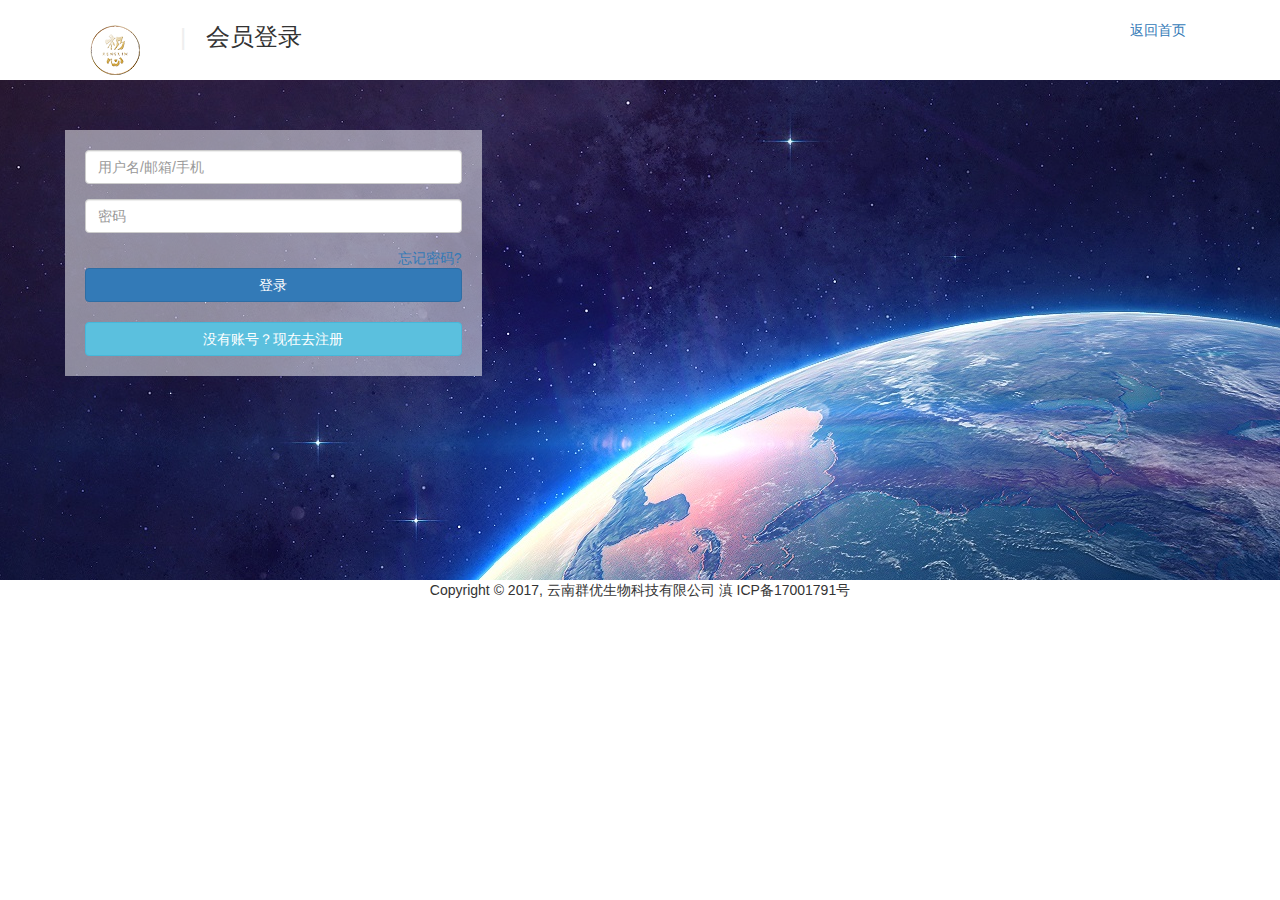
<file: landing.html>
<!DOCTYPE html>
<html>

	<head>
		<meta charset="UTF-8">
		<meta name="viewport" content="width=device-width,initial-scale=1,minimum-scale=1,maximum-scale=1,user-scalable=no" />
		<title></title>
		<script src="js/jquery-3.2.1.min.js" type="text/javascript" charset="utf-8"></script>
		<script src="js/bootstrap.min.js" type="text/javascript" charset="utf-8"></script>
		<link rel="stylesheet" href="css/bootstrap.min.css" />
		<style type="text/css">
			.font {
				font-size: 24px;
			}
			
			.width {
				padding-top: 20px;
			}
			
			.font:before {
				content: "|";
				margin-right: 20px;
				color: #eee;
			}
			
			.bg {
				background: url(img/earth.jpg) no-repeat;
				background-position: -100px -290px;
				height: 500px;
			}
			
			.bgo {
				margin: 50px;
				padding: 20px;
				background: rgba(255, 255, 255, 0.5);
			}
			
			@media only screen and (max-width:992px) {
				.font {
					display: none;
				}
			}
		</style>
		<script type="text/javascript">
			var Json = [{
				"id": "张三",
				"password": "123456"
			}]
			window.onload = function() {
				var ipt = document.getElementsByTagName("input");
				var btnLand = document.getElementsByClassName("gumt")[0];
				btnLand.onclick = function() {
					if(ipt[0].value != Json[0].id || ipt[1].value != Json[0].password) {
						alert("账号或密码错误");
					} else {
						btnLand.href = "index.html";
					}
				}
			}
		</script>
	</head>

	<body>
		<div class="container width">
			<span class="col-md-1 col-lg-1 col-xs-11 col-sm-11"><a href="index.html"><img src="img/logo.png" alt="" /></a></span>
			<span class="font col-md-10 col-lg-10">会员登录</span>
			<a class="col-md-1 col-sm-1 col-lg-1 col-xs-1 sd" href="index.html">返回首页</a>
		</div>
		<div class="container-fluid bg">
			<form class="bgo col-md-4 col-sm-6 col-xs-10">
				<div class="form-group">
					<input type="text" class="form-control" id="exampleInputEmail1" placeholder="用户名/邮箱/手机">
				</div>
				<div class="form-group">
					<input type="password" class="form-control" id="exampleInputPassword1" placeholder="密码">
				</div>
				<a style="display: block;float:right;" href="javascript:;">忘记密码?</a>
				<br />
				<a class="btn btn-primary col-md-12 col-sm-12 col-xs-12 gumt" style="display: block;color: #fff;" href="Javascript:;">登录</a>
				<br />
				<a class="btn btn-info col-md-12 col-sm-12 col-xs-12 gumt" style="color: #fff;display: block;margin-top: 20px;" href="register.html">没有账号？现在去注册</a>
			</form>
		</div>
		<div class="container-fluid text-center ">
			<p>Copyright © 2017, 云南群优生物科技有限公司 滇 ICP备17001791号</p>
		</div>
	</body>

</html>
</file>
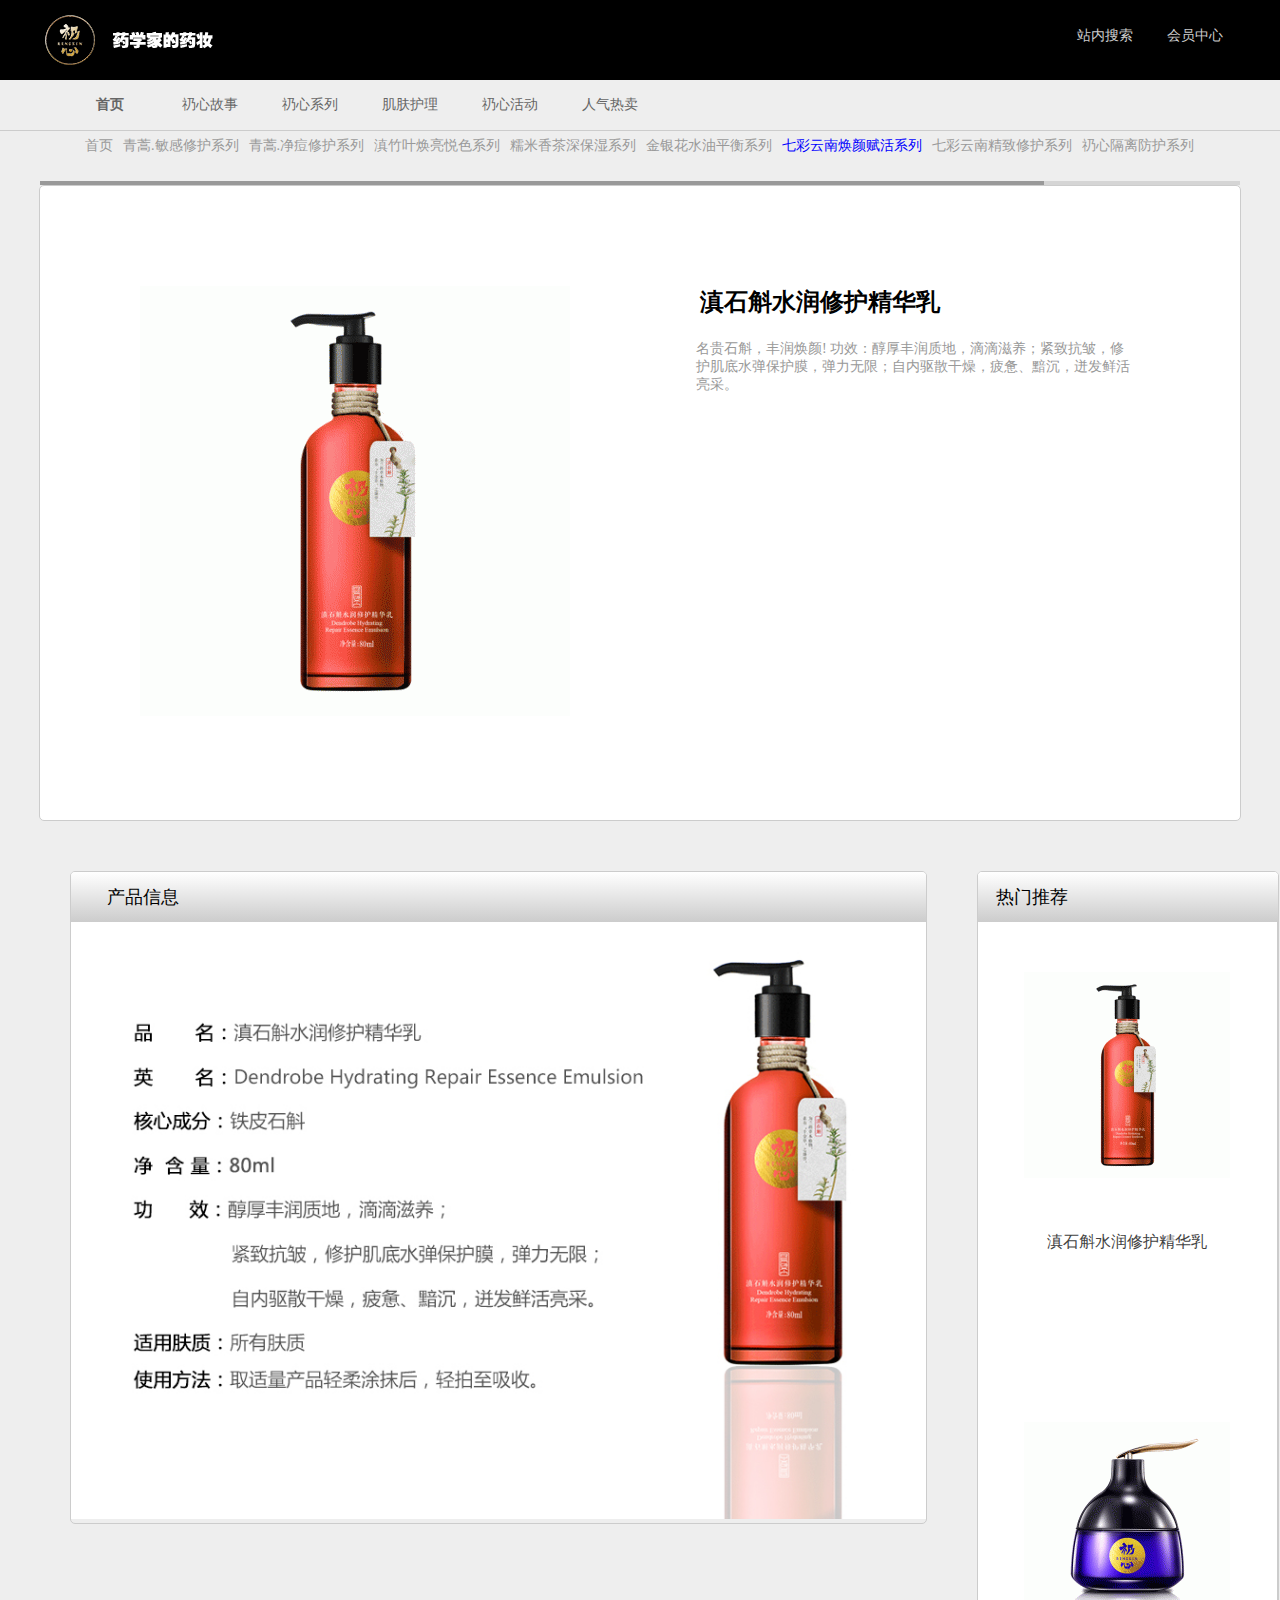
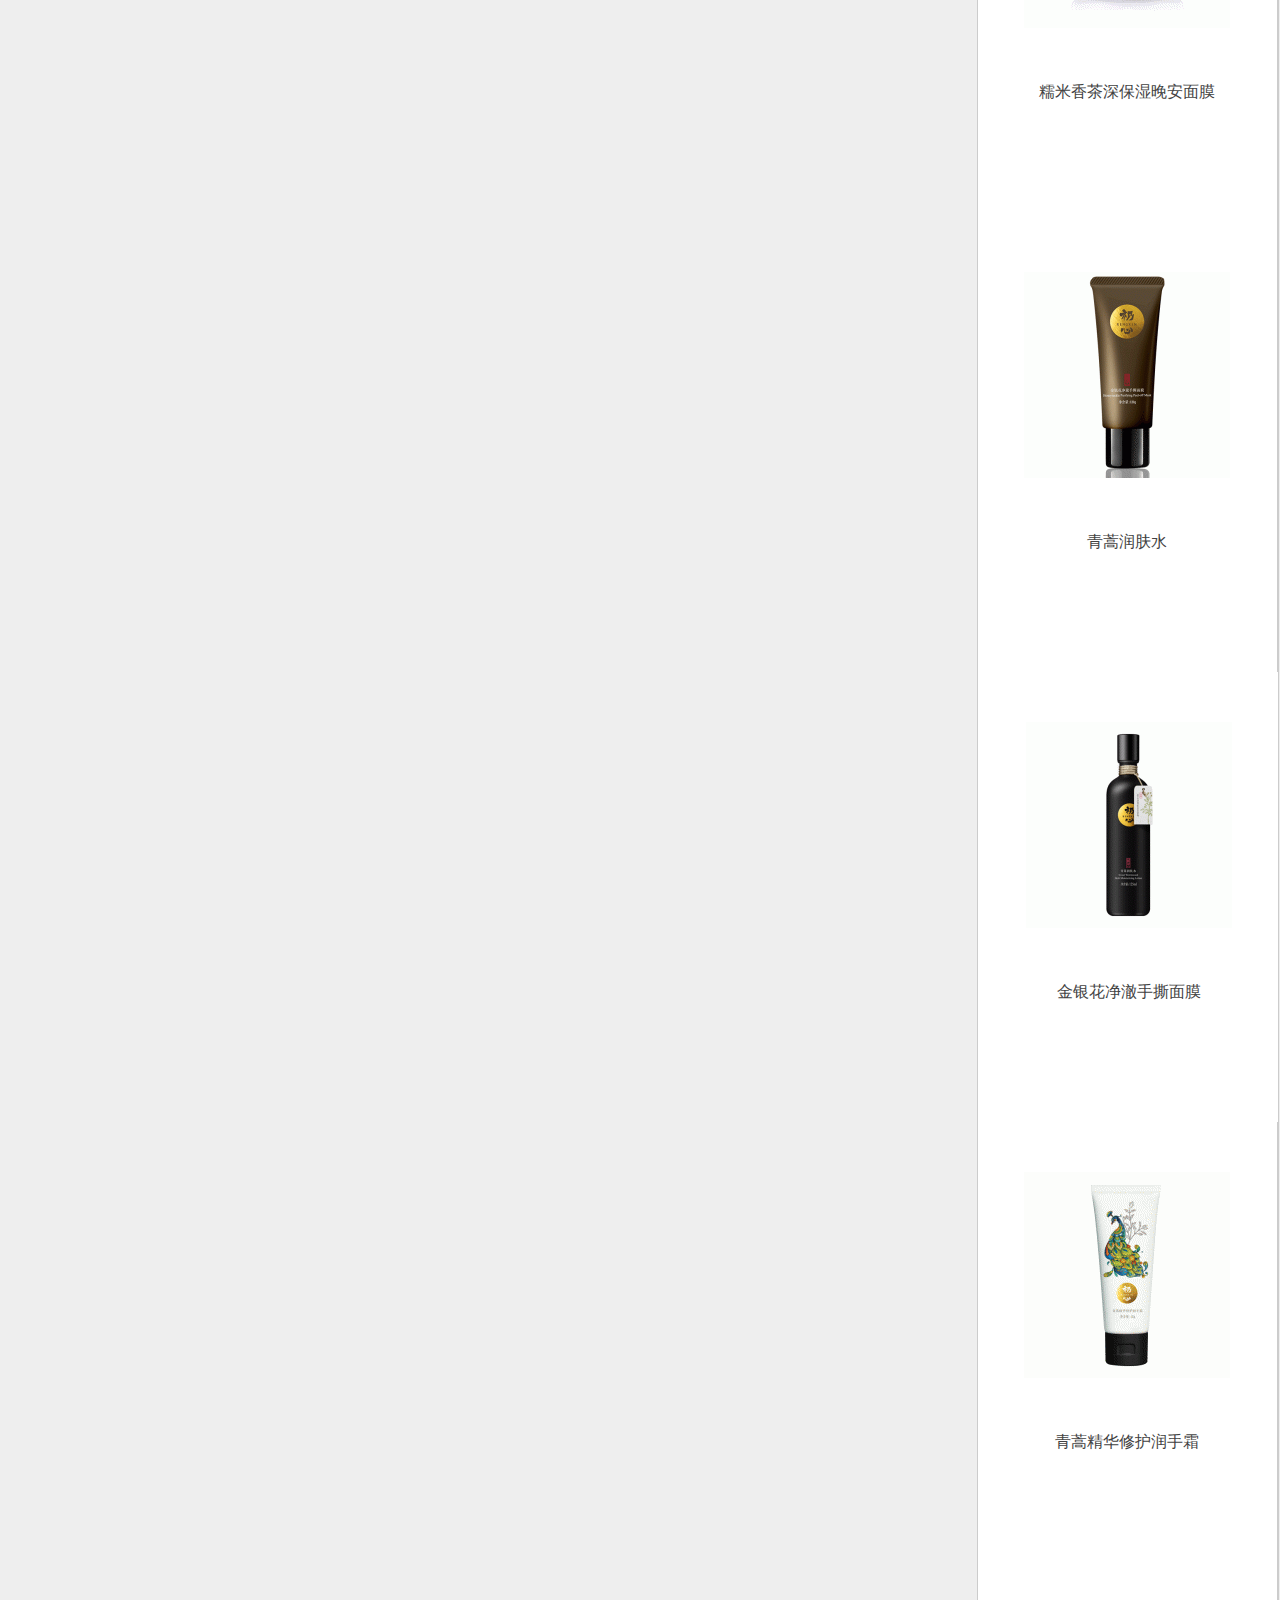
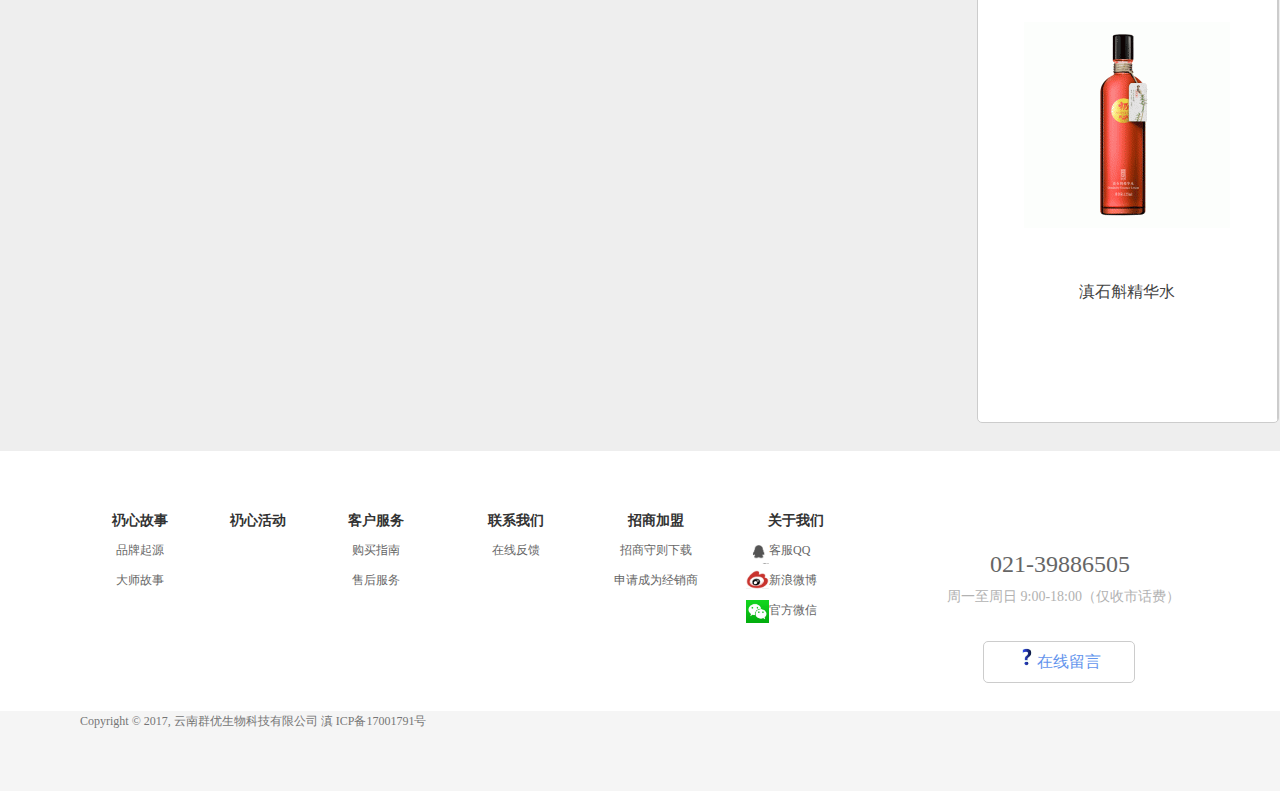
<file: massage.html>
<!DOCTYPE html>
<html>

	<head>
		<meta charset="utf-8" />
		<title></title>
		<link rel="stylesheet" type="text/css" href="css/public.css" />
		<link rel="stylesheet" href="css/dinner.css" />
	</head>
	<script src="js/move.js" type="text/javascript" charset="utf-8"></script>
	<script src="js/dinner.js" type="text/javascript" charset="utf-8"></script>
	<script type="text/javascript">
		document.onreadystatechange = function() {
			if(document.readyState == "complete") {
				document.getElementById("loading").style.display = "none";
			}
		}
	</script>

	<body>
		<div id="loading">
			<img src="img/loading.gif" alt="" />
		</div>
		<div class="top">
			<div>
				<img src="img/logo.png" alt="" id="logo" />
				<ul class="about">
					<li>
						<a href="javascript:;">站内搜索</a>
					</li>
					<li>
						<a href="landing.html">会员中心</a>
					</li>
				</ul>
			</div>
		</div>
		<ul class="nav" style="border-bottom: 1px solid #ccc;">
			<li>
				<a href="index.html" class="bond bonder">首页</a>
			</li>
			<li class="point">
				<a href="javascript:;" class="bonder">礽心故事</a>
			</li>
			<li class="point">
				<a href="Classification.html" class="bonder">礽心系列</a>
			</li>
			<li class="point">
				<a href="Classification.html" class="bonder">肌肤护理</a>
			</li>
			<li>
				<a href="javascript:;" class="bonder">礽心活动</a>
			</li>
			<li>
				<a href="javascript:;" class="bonder">人气热卖</a>
			</li>
			<div class="subnav1">
				<ul>
					<li>
						<a href="process.html">品牌起源</a>
					</li>
					<li>
						<a href="javascript:;">大师故事</a>
					</li>
				</ul>
			</div>
			<div class="subnav2">
				<ul>
					<li>
						<a href="javascript:;">青蒿.敏感修护系列</a>
					</li>
					<li>
						<a href="javascript:;">青蒿.净痘修护系列</a>
					</li>
					<li>
						<a href="javascript:;">滇竹叶焕亮悦色系列</a>
					</li>
					<li>
						<a href="javascript:;">糯米香茶深保湿系列</a>
					</li>
					<li>
						<a href="javascript:;">金银花水油平衡系列</a>
					</li>
					<li>
						<a href="javascript:;">七彩云南焕颜赋活系列</a>
					</li>
					<li>
						<a href="javascript:;">七彩云南精致修护系列</a>
					</li>
					<li>
						<a href="javascript:;">礽心隔离防护系列</a>
					</li>
					<li>
						<a href="javascript:;">礽心面膜系列</a>
					</li>
					<li>
						<a href="javascript:;">青蒿.身体防护系列</a>
					</li>
				</ul>
			</div>
			<div class="subnav3">
				<ul>
					<li>
						<a href="javascript:;">敏感/易长痘</a>
					</li>
					<li>
						<a href="javascript:;">肤色暗沉/不匀</a>
					</li>
					<li>
						<a href="javascript:;">易出油/黏腻</a>
					</li>
					<li>
						<a href="javascript:;">干燥/锁水力差</a>
					</li>
					<li>
						<a href="javascript:;">无弹性/无光泽</a>
					</li>
					<li>
						<a href="javascript:;">细纹/皱纹</a>
					</li>
					<li>
						<a href="javascript:;">防晒</a>
					</li>
				</ul>
			</div>
		</ul>
		<ul class="sery">
			<li class="selected">
				<a class="skyblue" href="index.html">首页</a>
			</li>
			<li class="selected">
				<a class="skyblue" href="javascript:;">青蒿.敏感修护系列</a>
			</li>
			<li class="selected">
				<a class="skyblue" href="javascript:;">青蒿.净痘修护系列</a>
			</li>
			<li class="selected">
				<a class="skyblue" href="javascript:;">滇竹叶焕亮悦色系列</a>
			</li>
			<li class="selected">
				<a class="skyblue" href="javascript:;">糯米香茶深保湿系列</a>
			</li>
			<li class="selected">
				<a class="skyblue" href="javascript:;">金银花水油平衡系列</a>
			</li>
			<li class="selected">
				<a style="color: blue;text-decoration: none;font-size: 14px;" href="javascript:;">七彩云南焕颜赋活系列</a>
			</li>
			<li class="selected">
				<a class="skyblue" href="javascript:;">七彩云南精致修护系列</a>
			</li>
			<li class="selected">
				<a class="skyblue" href="javascript:;">礽心隔离防护系列</a>
			</li>
		</ul>
		<div class="snake">
			<div class="snaqe"></div>
		</div>
		<div class="goods">
			<img src="img/bigone.jpg" alt="" />
			<h1>滇石斛水润修护精华乳</h1>
			<span>名贵石斛，丰润焕颜! 功效：醇厚丰润质地，滴滴滋养；紧致抗皱，修<br />护肌底水弹保护膜，弹力无限；自内驱散干燥，疲惫、黯沉，迸发鲜活<br />亮采。</span>
		</div>
		<div class="tab">
			<div class="product">
				<p>&nbsp;&nbsp;&nbsp;&nbsp;&nbsp;&nbsp;&nbsp;&nbsp;产品信息</p>
				<img src="img/product.jpg" />
			</div>
			<div class="tabRight">
				<p>&nbsp;&nbsp;&nbsp;&nbsp;热门推荐</p>
				<li class="uLi" style="float: none;">
					<div class="bag"><img src="img/protect1.jpg" alt="" />
					</div>
					<a href="massage.html">滇石斛水润修护精华乳</a>
				</li>
				<li class="uLi" style="float: none;">

					<div class="bag"><img src="img/protect2.jpg" alt="" />
					</div>
					<a href="javascript:;">糯米香茶深保湿晚安面膜</a>
				</li>
				<li class="uLi" style="float: none;">
					<div class="bag"><img src="img/protect3.jpg" alt="" />
					</div>
					<a href="javascript:;">青蒿润肤水</a>
				</li>
				<li class="uLi" style="width: 303px;float: none;">
					<div class="bag"><img src="img/protect4.jpg" alt="" />
					</div>
					<a href="javascript:;">金银花净澈手撕面膜</a>
				</li>
				<li class="uLi" style="float: none;">
					<div class="bag"><img src="img/protect5.jpg" alt="" />
					</div>
					<a href="javascript:;">青蒿精华修护润手霜</a>
				</li>
				<li class="uLi" style="float: none;">
					<div class="bag"><img src="img/protect6.jpg" alt="" />
					</div>
					<a href="javascript:;">滇石斛精华水</a>
				</li>
			</div>
		</div>

		<div class="foot">
			<ul class="fire">
				<li class="hold">
					<ul>
						<h4><a href="javascript:;">礽心故事</a></h4>
						<li>
							<a href="process.html">品牌起源</a>
						</li>
						<li>
							<a href="javascript:;">大师故事</a>
						</li>
					</ul>
				</li>
				<li class="hold">
					<ul>
						<h4><a href="javascript:;">礽心活动</a></h4>
					</ul>
				</li>
				<li class="hold">
					<ul>
						<h4><a href="javascript:;">客户服务</a></h4>
						<li>
							<a href="javascript:;">购买指南</a>
						</li>
						<li>
							<a href="javascript:;">售后服务</a>
						</li>
					</ul>
				</li>
				<li class="hold">
					<ul>
						<h4><a href="CANTACT.htmln">联系我们</a></h4>
						<li>
							<a href="feedback.html">在线反馈</a>
						</li>
					</ul>
				</li>
				<li class="hold">
					<ul>
						<h4><a href="javascript:;">招商加盟</a></h4>
						<li>
							<a href="javascript:;">招商守则下载</a>
						</li>
						<li>
							<a href="javascript:;">申请成为经销商</a>
						</li>
					</ul>
				</li>
				<li class="hold">
					<ul>
						<h4><a href="javascript:;">关于我们</a></h4>
						<li><img src="img/qq.jpg" alt="" />
							<a href="javascript:;">客服QQ</a>
						</li>
						<li><img src="img/weibo.jpg" alt="" />
							<a href="javascript:;">新浪微博</a>
						</li>
						<li><img src="img/wechat.jpg" />
							<a href="javascript:;">官方微信</a>
						</li>
					</ul>
				</li>
			</ul>
			<p class="tel">021-39886505</p>
			<span class="timer">周一至周日 9:00-18:00（仅收市话费）</span>
			<span class="online"><img src="img/exe.jpg" alt="" /><a href="feedback.html">在线留言</a></span>
			<div class="qecard">
				<img src="img/wechatnum.jpg" alt="" />
			</div>
		</div>
		<div class="footer">
			<span>Copyright © 2017, 云南群优生物科技有限公司 滇 ICP备17001791号</span>
		</div>
		<a href="#" class="returntop">︿</a>
	</body>

</html>
</file>
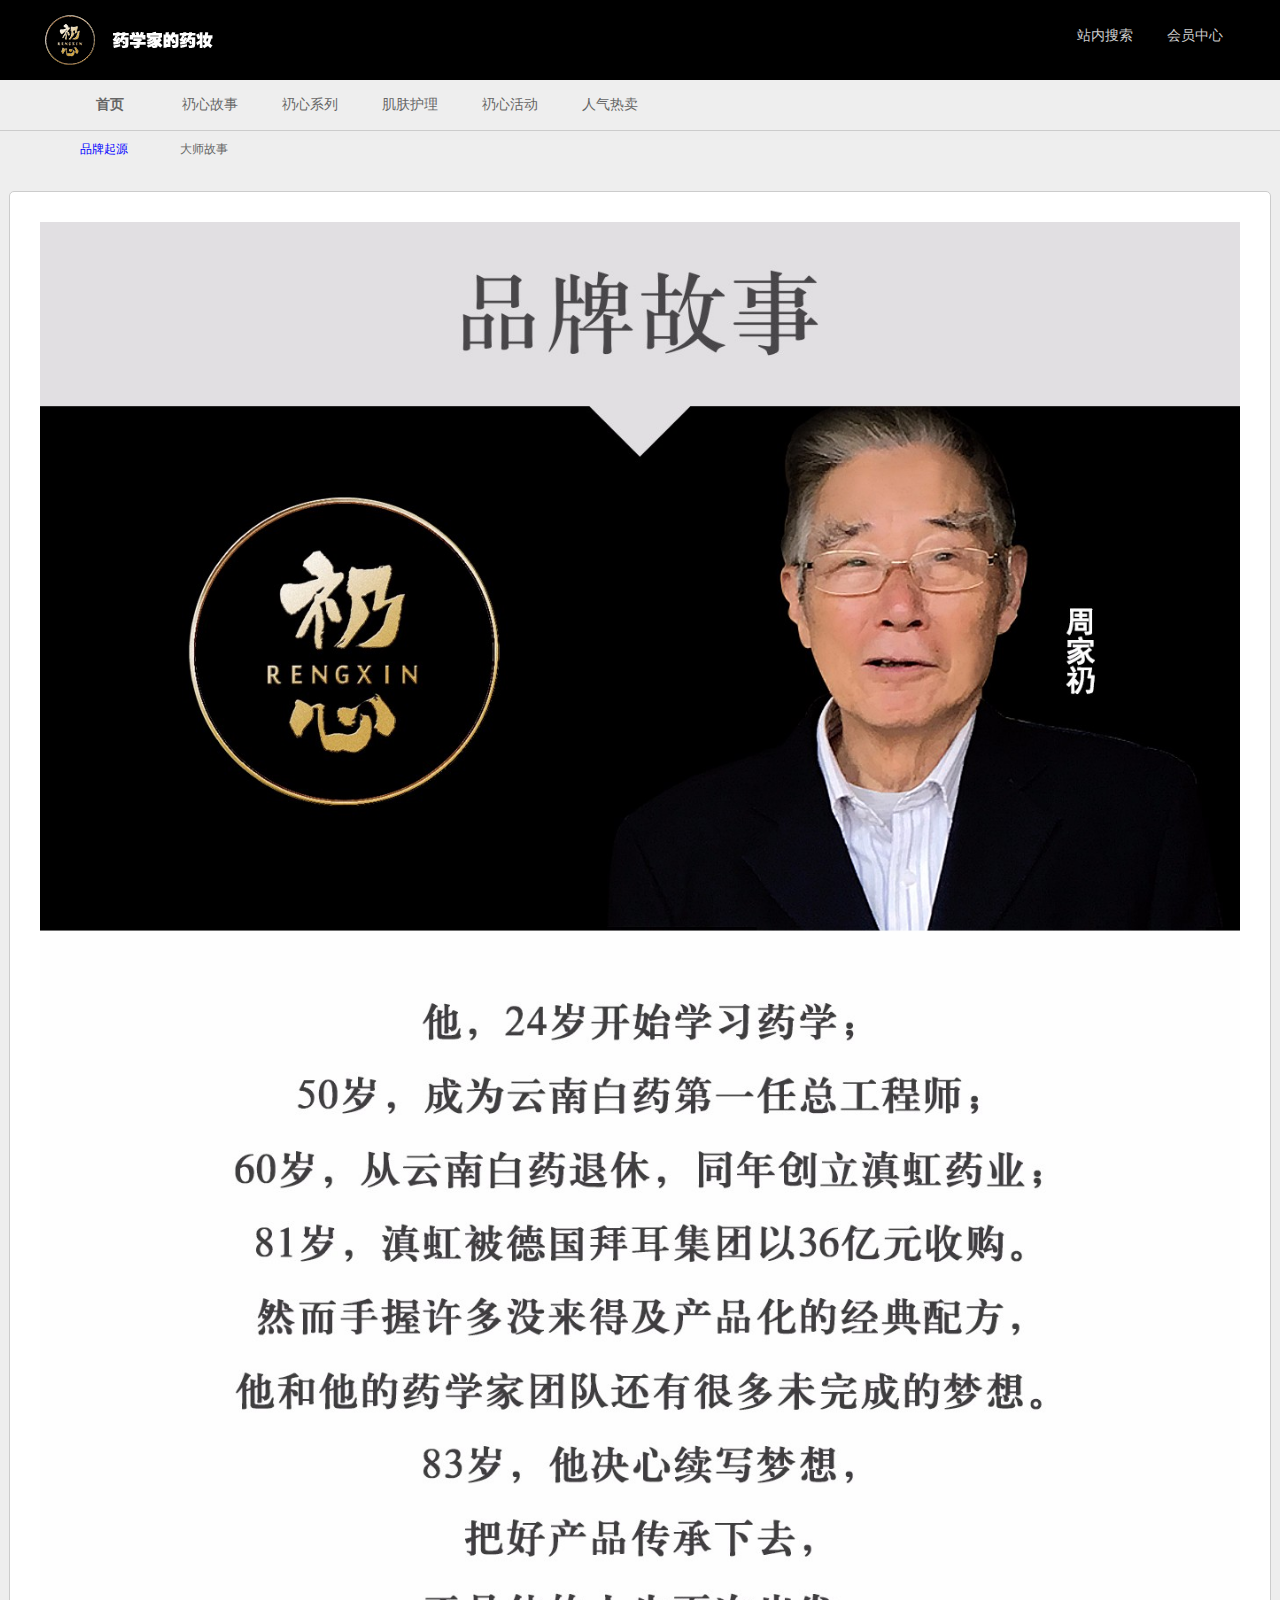
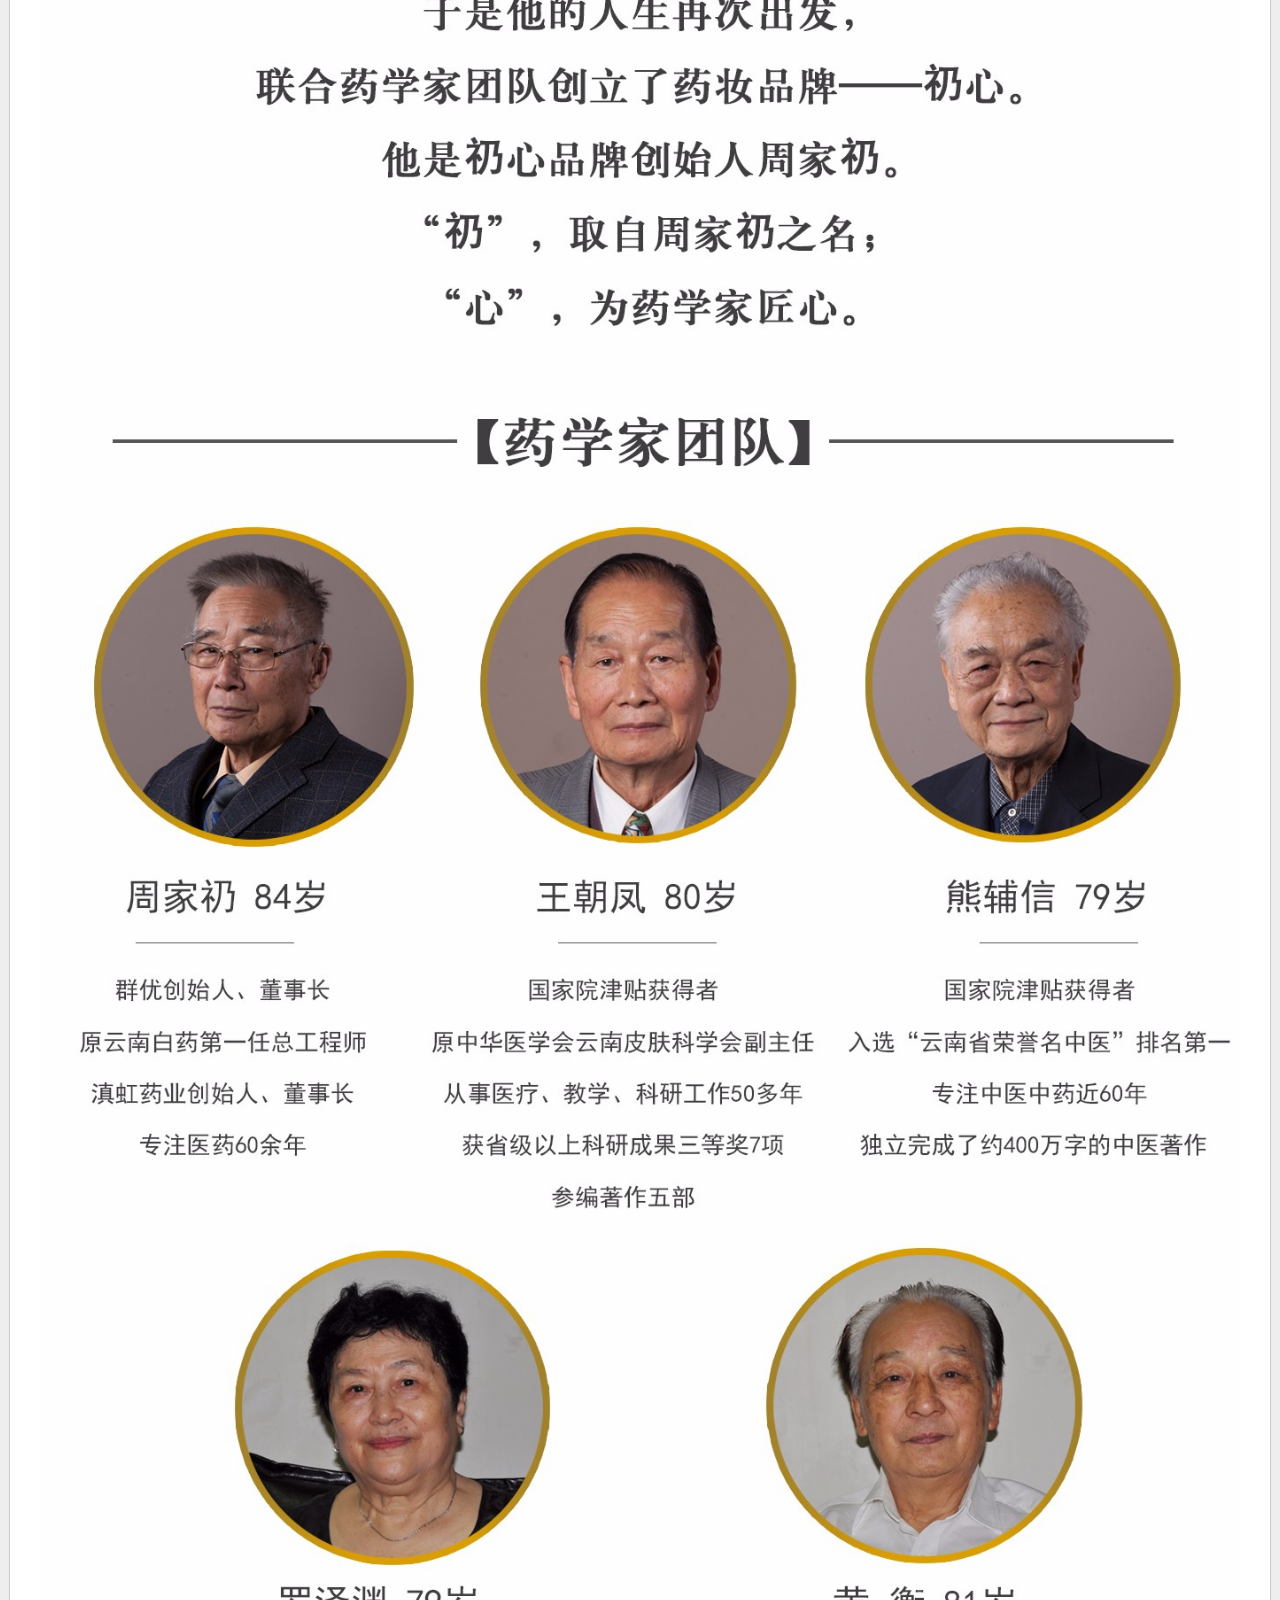
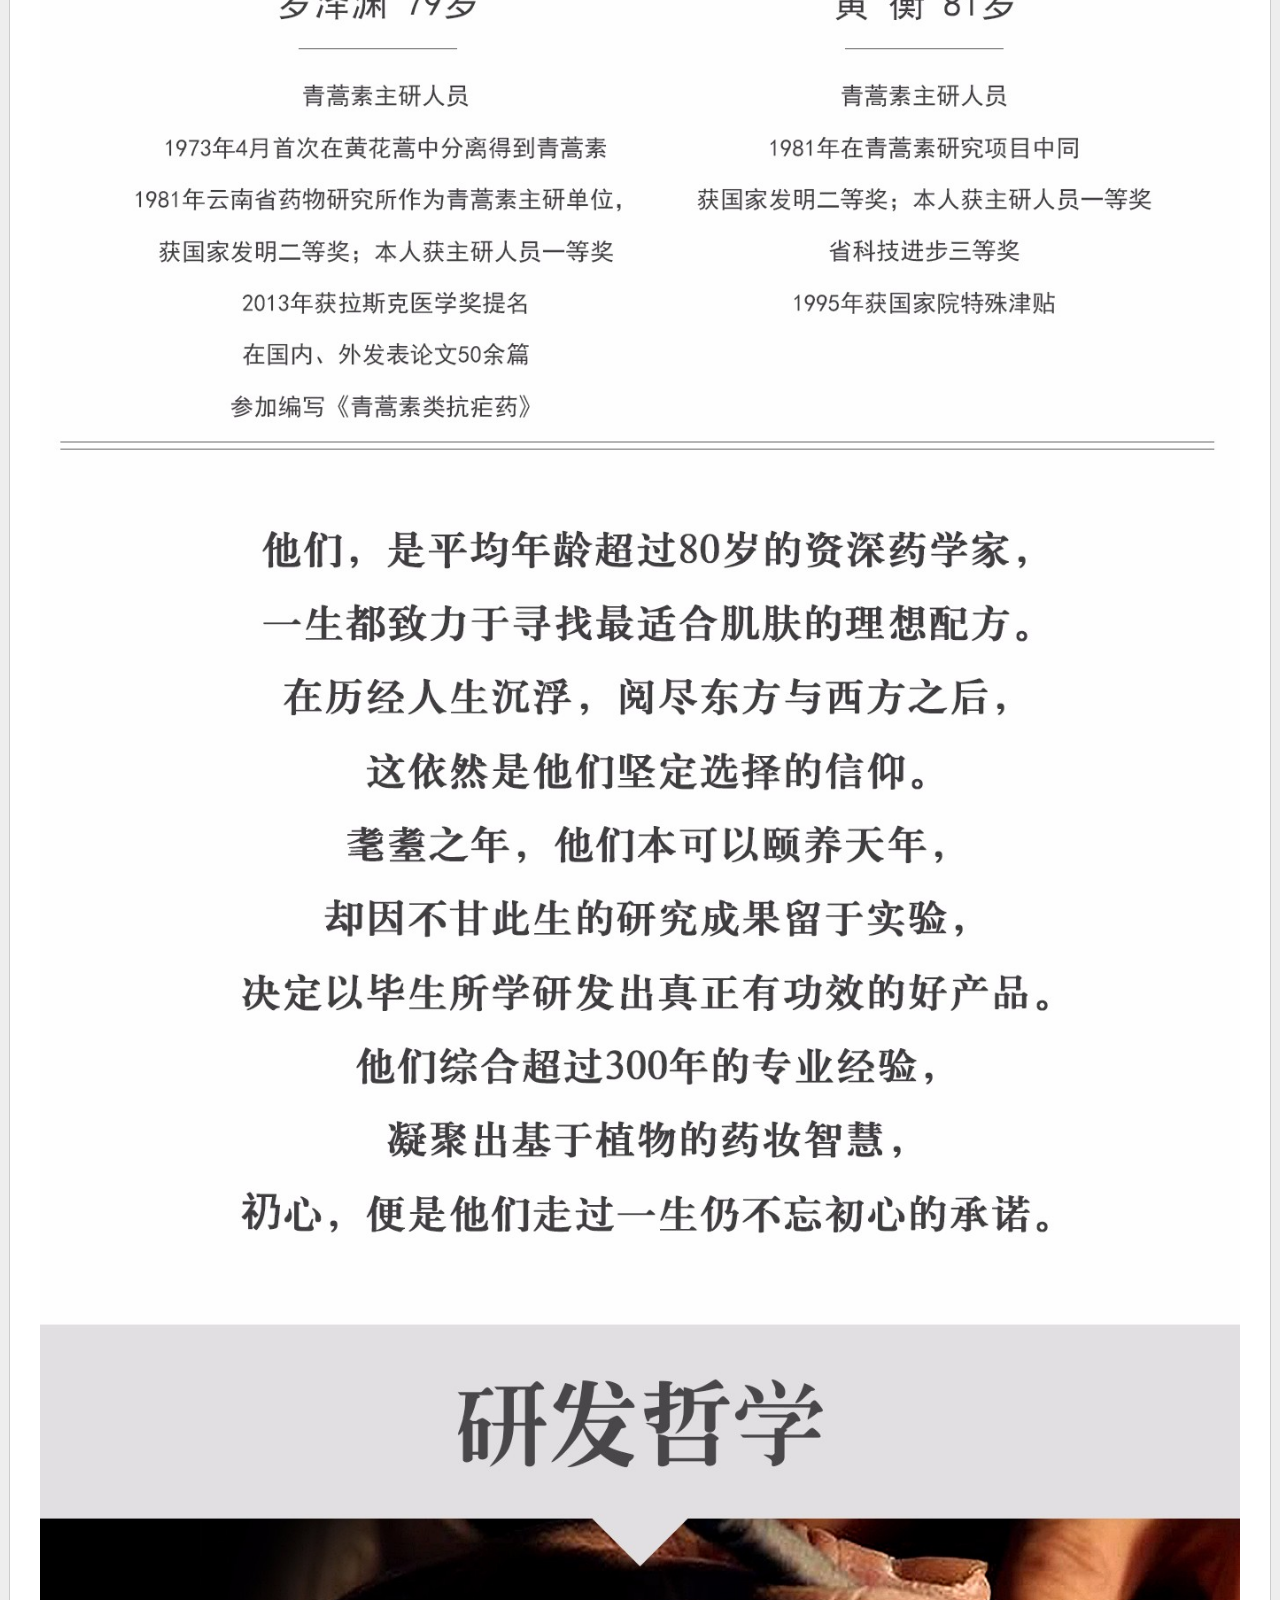
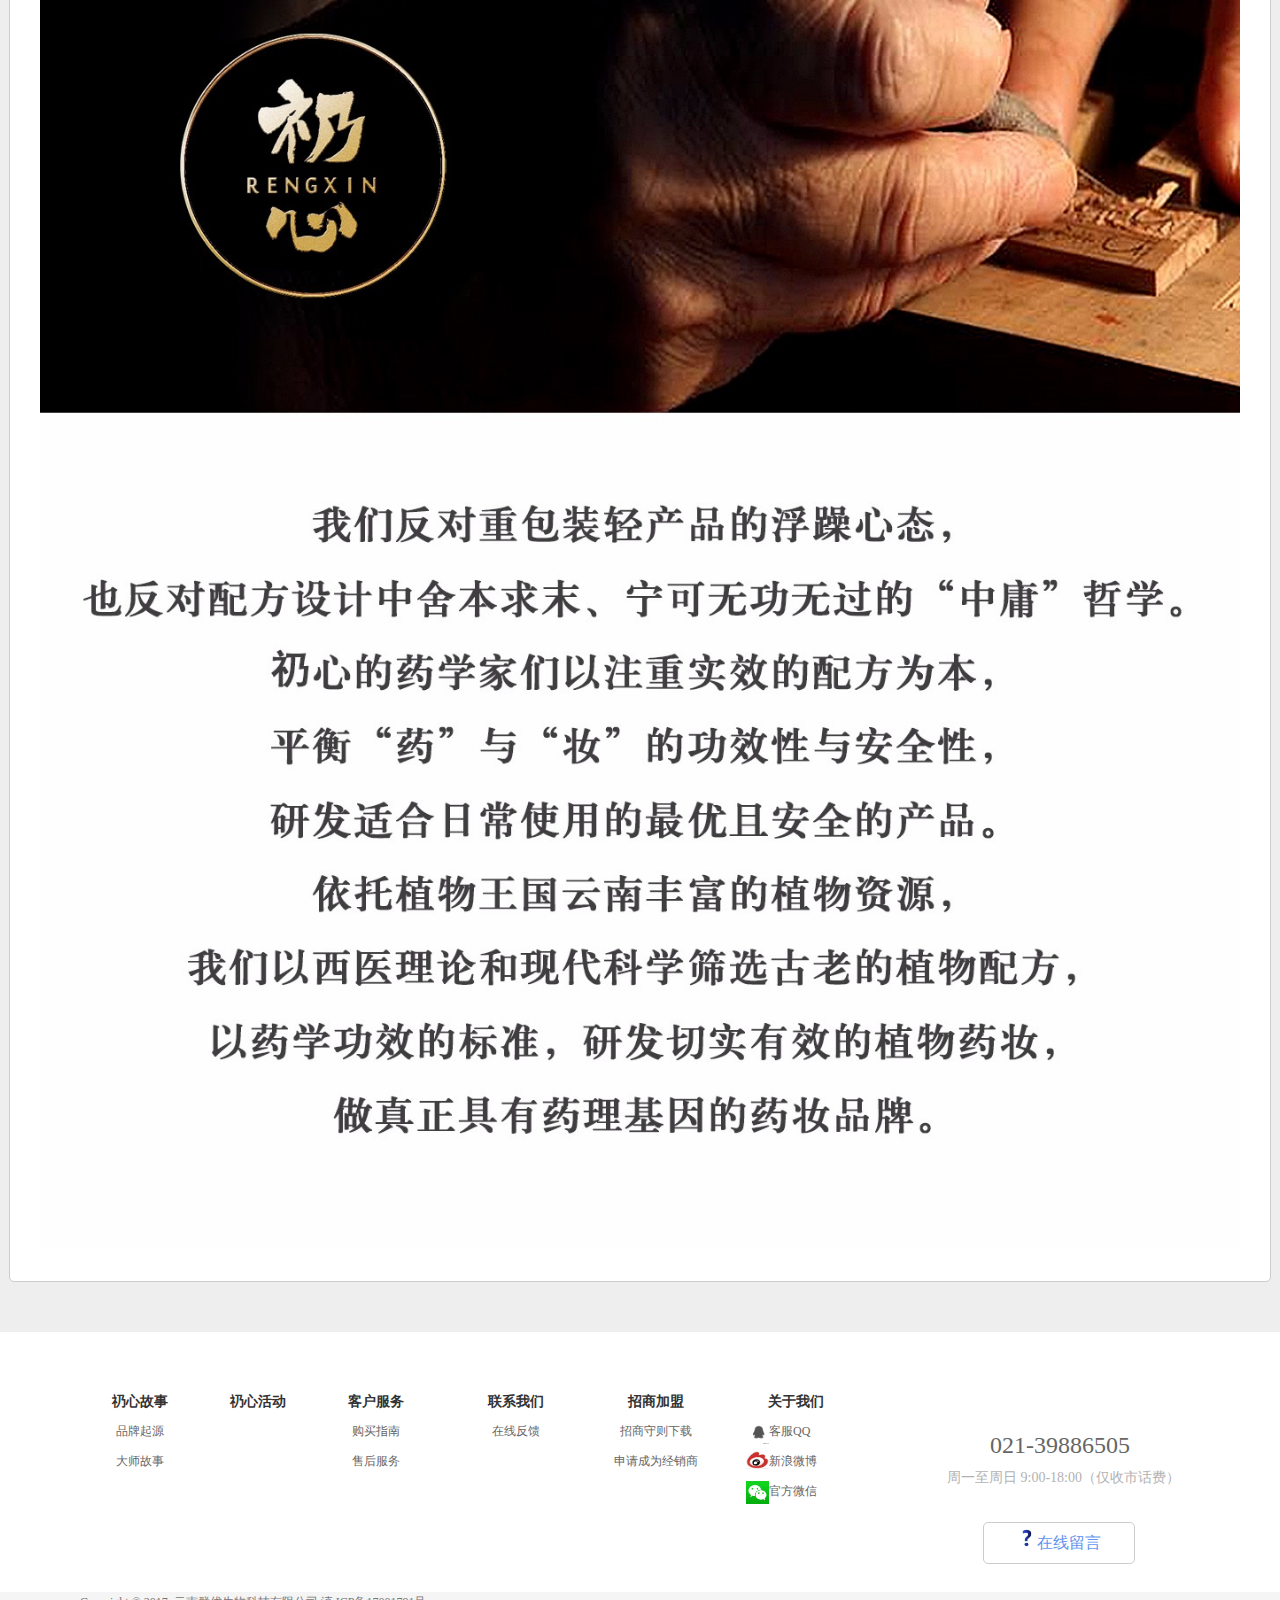
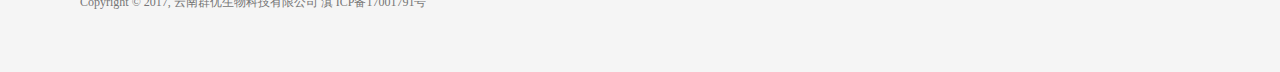
<file: process.html>
<!DOCTYPE html>
<html>

	<head>
		<meta charset="utf-8" />
		<title></title>
		<link rel="stylesheet" type="text/css" href="css/public.css" />
		<link rel="stylesheet" href="css/dinner.css" />
	</head>
	<script src="js/move.js" type="text/javascript" charset="utf-8"></script>
	<script src="js/dinner.js" type="text/javascript" charset="utf-8"></script>
	<script type="text/javascript">
		document.onreadystatechange = function() {
			if(document.readyState == "complete") {
				document.getElementById("loading").style.display = "none";
			}
		}
	</script>

	<body>
		<div id="loading">
			<img src="img/loading.gif" alt="" />
		</div>
		<div class="top">
			<div>
				<img src="img/logo.png" alt="" id="logo" />
				<ul class="about">
					<li>
						<a href="javascript:;">站内搜索</a>
					</li>
					<li>
						<a href="landing.html">会员中心</a>
					</li>
				</ul>
			</div>
		</div>
		<ul class="nav" style="border-bottom: 1px solid #ccc;">
			<li>
				<a href="index.html" class="bond bonder">首页</a>
			</li>
			<li class="point">
				<a href="javascript:;" class="bonder">礽心故事</a>
			</li>
			<li class="point">
				<a href="Classification.htmls" class="bonder">礽心系列</a>
			</li>
			<li class="point">
				<a href="Classification.html" class="bonder">肌肤护理</a>
			</li>
			<li>
				<a href="javascript:;" class="bonder">礽心活动</a>
			</li>
			<li>
				<a href="javascript:;" class="bonder">人气热卖</a>
			</li>
			<div class="subnav1">
				<ul>
					<li>
						<a href="process.html">品牌起源</a>
					</li>
					<li>
						<a href="javascript:;">大师故事</a>
					</li>
				</ul>
			</div>
			<div class="subnav2">
				<ul>
					<li>
						<a href="javascript:;">青蒿.敏感修护系列</a>
					</li>
					<li>
						<a href="javascript:;">青蒿.净痘修护系列</a>
					</li>
					<li>
						<a href="javascript:;">滇竹叶焕亮悦色系列</a>
					</li>
					<li>
						<a href="javascript:;">糯米香茶深保湿系列</a>
					</li>
					<li>
						<a href="javascript:;">金银花水油平衡系列</a>
					</li>
					<li>
						<a href="javascript:;">七彩云南焕颜赋活系列</a>
					</li>
					<li>
						<a href="javascript:;">七彩云南精致修护系列</a>
					</li>
					<li>
						<a href="javascript:;">礽心隔离防护系列</a>
					</li>
					<li>
						<a href="javascript:;">礽心面膜系列</a>
					</li>
					<li>
						<a href="javascript:;">青蒿.身体防护系列</a>
					</li>
				</ul>
			</div>
			<div class="subnav3">
				<ul>
					<li>
						<a href="javascript:;">敏感/易长痘</a>
					</li>
					<li>
						<a href="javascript:;">肤色暗沉/不匀</a>
					</li>
					<li>
						<a href="javascript:;">易出油/黏腻</a>
					</li>
					<li>
						<a href="javascript:;">干燥/锁水力差</a>
					</li>
					<li>
						<a href="javascript:;">无弹性/无光泽</a>
					</li>
					<li>
						<a href="javascript:;">细纹/皱纹</a>
					</li>
					<li>
						<a href="javascript:;">防晒</a>
					</li>
				</ul>
			</div>
		</ul>
		<ul class="Navsbp">
			<li>
				<a href="process.html" class="bluecolor bonder">品牌起源</a>
			</li>
			<li class="point">
				<a href="#" class="bonder">大师故事</a>
			</li>
		</ul>
		<div class="teacher">
			<img src="img/shifu.jpg" alt="" />
		</div>

		<div class="foot">
			<ul class="fire">
				<li class="hold">
					<ul>
						<h4><a href="javascript:;">礽心故事</a></h4>
						<li>
							<a href="process.html">品牌起源</a>
						</li>
						<li>
							<a href="javascript:;">大师故事</a>
						</li>
					</ul>
				</li>
				<li class="hold">
					<ul>
						<h4><a href="javascript:;">礽心活动</a></h4>
					</ul>
				</li>
				<li class="hold">
					<ul>
						<h4><a href="javascript:;">客户服务</a></h4>
						<li>
							<a href="javascript:;">购买指南</a>
						</li>
						<li>
							<a href="javascript:;">售后服务</a>
						</li>
					</ul>
				</li>
				<li class="hold">
					<ul>
						<h4><a href="CANTACT.htmlan">联系我们</a></h4>
						<li>
							<a href="feedback.html">在线反馈</a>
						</li>
					</ul>
				</li>
				<li class="hold">
					<ul>
						<h4><a href="javascript:;">招商加盟</a></h4>
						<li>
							<a href="javascript:;">招商守则下载</a>
						</li>
						<li>
							<a href="javascript:;">申请成为经销商</a>
						</li>
					</ul>
				</li>
				<li class="hold">
					<ul>
						<h4><a href="javascript:;">关于我们</a></h4>
						<li><img src="img/qq.jpg" alt="" />
							<a href="javascript:;">客服QQ</a>
						</li>
						<li><img src="img/weibo.jpg" alt="" />
							<a href="javascript:;">新浪微博</a>
						</li>
						<li><img src="img/wechat.jpg" />
							<a href="javascript:;">官方微信</a>
						</li>
					</ul>
				</li>
			</ul>
			<p class="tel">021-39886505</p>
			<span class="timer">周一至周日 9:00-18:00（仅收市话费）</span>
			<span class="online"><img src="img/exe.jpg" alt="" /><a href="feedback.html">在线留言</a></span>
			<div class="qecard">
				<img src="img/wechatnum.jpg" alt="" />
			</div>
		</div>
		<div class="footer">
			<span>Copyright © 2017, 云南群优生物科技有限公司 滇 ICP备17001791号</span>
		</div>
	</body>

</html>
</file>
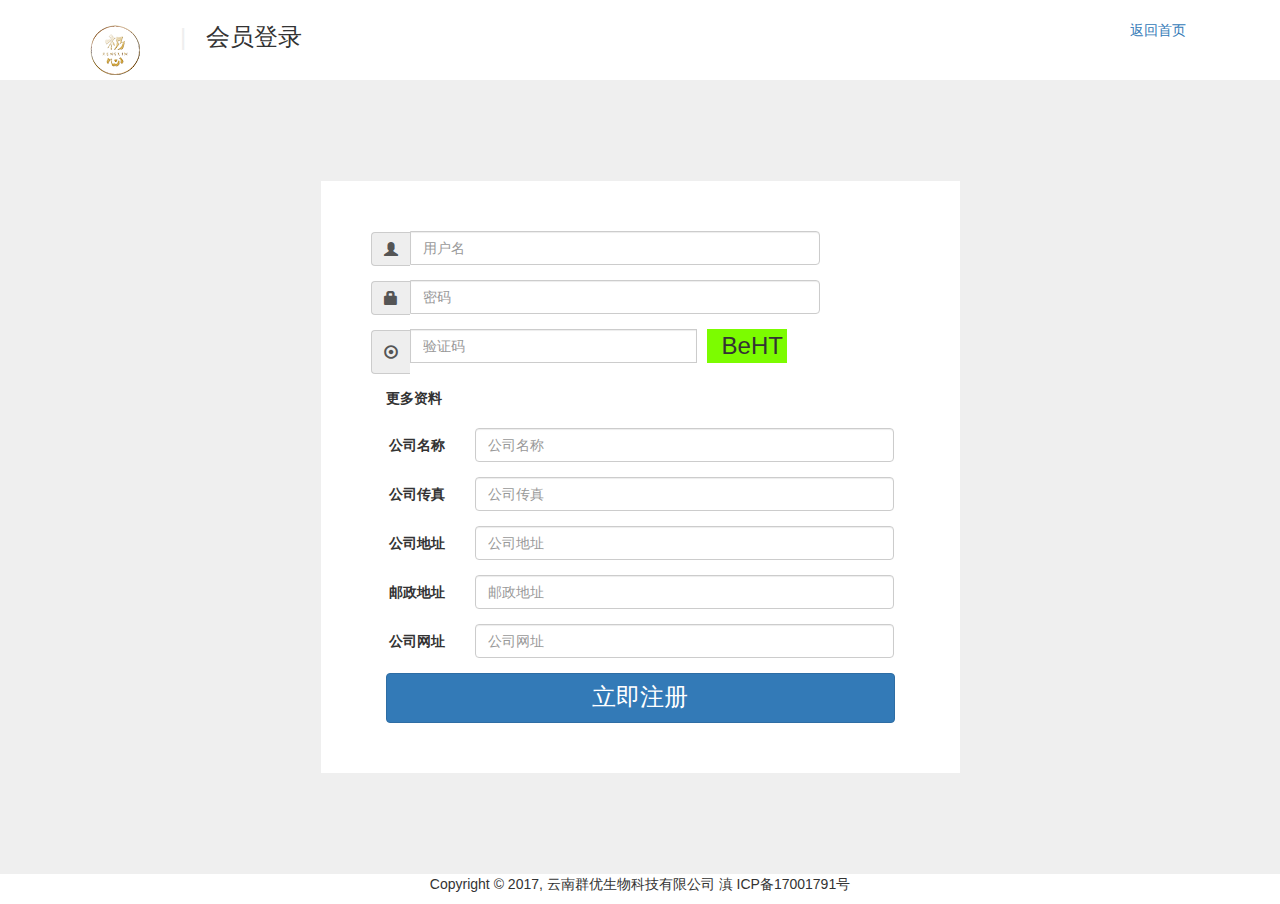
<file: register.html>
<!DOCTYPE html>
<html>

	<head>
		<meta charset="UTF-8">
		<meta name="viewport" content="width=device-width,initial-scale=1,minimum-scale=1,maximum-scale=1,user-scalable=no" />
		<title></title>
		<script src="js/jquery-3.2.1.min.js" type="text/javascript" charset="utf-8"></script>
		<script src="js/bootstrap.min.js" type="text/javascript" charset="utf-8"></script>
		<link rel="stylesheet" href="css/bootstrap.min.css" />
		<script src="js/register.js" type="text/javascript" charset="utf-8"></script>
		<title></title>

		<style type="text/css">
			.font {
				font-size: 24px;
			}
			
			.width {
				padding-top: 20px;
			}
			
			.font:before {
				content: "|";
				margin-right: 20px;
				color: #eee;
			}
			
			.dnner {
				margin-left: 10px;
				text-align: center;
				cursor: pointer;
				font-size: 24px;
				background: lawngreen;
				display: inline-block;
				width: 80px;
			}
			
			#bg {
				background: #efefef;
				border: 1px solid #efefef;
			}
		</style>
	</head>

	<body>
		<div class="container width">
			<span class="col-md-1 col-lg-1 col-xs-11 col-sm-11"><a href="index.html"><img src="img/logo.png" alt="" /></a></span>
			<span class="font col-md-10 col-lg-10">会员登录</span>
			<a class="col-md-1 col-sm-1 col-lg-1 col-xs-1 sd" href="index.html">返回首页</a>
		</div>
		<div id="bg">
			<div style="background-color: #fff;margin: 100px auto;width: 50%;" class="container">
				<form class="form-horizontal" style="padding: 50px;">
					<div class="form-group">
						<div class="input-group col-sm-10">
							<span class="input-group-addon glyphicon glyphicon-user"></span>
							<input type="text" placeholder="用户名" class="form-control" id="inputGroupSuccess1" aria-describedby="inputGroupSuccess1Status">
						</div>
					</div>
					<div class="form-group">
						<div class="input-group col-sm-10">
							<span class="input-group-addon glyphicon glyphicon-lock"></span>
							<input type="password" placeholder="密码" class="form-control" id="inputGroupSuccess1" aria-describedby="inputGroupSuccess1Status">
						</div>
					</div>
					<div class="form-group">
						<div class="input-group col-sm-10">
							<span class="input-group-addon glyphicon glyphicon-record"></span>
							<input style="width: 70%;float: left;" type="text" placeholder="验证码" class="form-control" id="inputGroupSuccess1" aria-describedby="inputGroupSuccess1Status">
							<p class="dnner col-sm-2"></p>
						</div>
					</div>
					<script type="text/javascript">
						var dnner = document.getElementsByClassName("dnner")[0];
						var str = "abcdefghijklmnopqrstuvwxyzABCDEFGHIJKLMNOPQRSTUVWXYZ0123456789";
						for(var i = 0; i < 4; i++) {
							dnner.innerText += str.charAt(Math.floor(Math.random() * 62))
						}
						dnner.onclick = function() {
							dnner.innerText = ""
							for(var i = 0; i < 4; i++) {
								dnner.innerText += str.charAt(Math.floor(Math.random() * 62))
							}
						}
					</script>

					<label for="exampleInputEmail1">更多资料</label>
					<div class="form-group"></div>

					<div class="form-group">
						<label for="inputPassword3" class="col-md-2 control-label">公司名称</label>
						<div class="col-sm-10">
							<input type="text" class="form-control" id="inputPassword3" placeholder="公司名称">
						</div>
					</div>
					<div class="form-group">
						<label for="inputPassword3" class="col-md-2 control-label">公司传真</label>
						<div class="col-sm-10">
							<input type="text" class="form-control" id="inputPassword3" placeholder="公司传真">
						</div>
					</div>
					<div class="form-group">
						<label for="inputPassword3" class="col-md-2 control-label">公司地址</label>
						<div class="col-sm-10">
							<input type="text" class="form-control" id="inputPassword3" placeholder="公司地址">
						</div>
					</div>
					<div class="form-group">
						<label for="inputPassword3" class="col-md-2 control-label">邮政地址</label>
						<div class="col-sm-10">
							<input type="text" class="form-control" id="inputPassword3" placeholder="邮政地址">
						</div>
					</div>
					<div class="form-group">
						<label for="inputPassword3" class="col-md-2 control-label">公司网址</label>
						<div class="col-sm-10">
							<input type="text" class="form-control" id="inputPassword3" placeholder="公司网址">
						</div>
					</div>
					<a id="button" class="btn btn-primary" style="width: 100%;height: 50px;font-size: 24px;" href="javascript:;">立即注册</a>
					
				</form>
			</div>
		</div>
		<div class="container-fluid text-center ">
			<p>Copyright © 2017, 云南群优生物科技有限公司 滇 ICP备17001791号</p>
		</div>
	</body>

</html>
</file>
<file: css/public.css>
*{
	margin: 0;
	padding: 0;
	list-style: none;
	font-family: "微软雅黑";
}
body{
	background: #eee;
}
#loading{
	position: absolute;
	top: 0;
	bottom: 0;
	left: 0;
	right: 0;
	margin: auto;
	border: 1px solid #ccc;
	border-radius: 5px;
	background: #fff;
	text-align: center;
	width: 100vw;
	height: 100vh;
	line-height: 300px;
	z-index: 999;
}
.top{
	background: #000;
	height: 80px;
	width: 100%;
	overflow:hidden;
}
.top>div{
	width: 1200px;
	margin: 10px auto;
}
.about{
	float: right;

}
.about li{
	float: left;
	width: 90px;
	height: 80px;
	line-height: 50px;
	text-align: center;

}
.about li a{
	font-size: 14px;
	color: #ccc;
	text-decoration: none;
}
.nav{
	width: 1289px;
	padding-left: 60px;
	height: 50px;
	margin:auto;
	line-height: 50px;
	position: relative;
	z-index: 1;
}
.nav .bonder,.nav .point{
	float: left;
	width: 100px;
	text-align: center;
	font-size: 14px;
	text-decoration: none;
	color: #666;
	cursor: pointer;
}
.nav .subnav1{
	display: none;
	position: absolute;
	left: 90px;
	height: 100px;
	width: 140px;
	background: #fff;
	top: 50px;
	color: #666;
	z-index: 2;
	box-shadow: -2px -1px 45px -3px;
	border-radius: 5px;
}
.nav .subnav2{
	display: none;
	position: absolute;
	left: 195px;
	height: 460px;
	width: 160px;
	background: #fff;
	top: 50px;
	color: #666;
	z-index: 2;
	box-shadow: -2px -1px 45px -3px;
	border-radius: 5px;
}
.nav .subnav2 li{
	width: 130px;
	margin: 5px;
	height: 20px;
	font-size: 14px;
	line-height: 20px;
	padding: 10px;
}
.nav .subnav2 a{
	text-decoration: none;
	color: #666;
}
.nav .subnav1 li{
	width: 110px;
	margin: 5px;
	height: 20px;
	font-size: 14px;
	line-height: 20px;
	padding: 10px;
}
.nav .subnav1 a{
	text-decoration: none;
	color: #666;
}
.bond{
	font-weight: 900;
}
.banner{
	width:1200px;
	height: 492px;
	margin:10px auto;
	position: relative;
}
.Dtop,.Dbottom,.Dleft,.Dright{
	position: absolute;
	z-index: 1;
}
.Dleft{
	left: 0;
	width: 200px;
	height: 492px;
}
.Dright{
	right: 0;
	width: 200px;
	height: 492px;
}
.Dtop{
	top: 0;
	width: 800px;
	height: 246px;
	right: 0;
	left: 0;
	margin: auto;
}
.Dbottom{
	bottom: 0;
	right: 0;
	left: 0;
	width: 800px;
	height: 246px;
	margin: auto;
}
.banner>.bigul{
	width: 1200px;
	height: 492px;
	transition: 1s;
	border-radius: 10px;
}
.banner>ul li{
	position: absolute;
	border-radius: 10px;
	width: 1200px;
	overflow: hidden;
}
.banner>ul li .images{
	width:1200px;
	opacity: 0;
}
.banner>ul li:nth-of-type(1) .images{
	opacity: 1;
}
.number{
	position: absolute;
	bottom: 0;
	width: 200px;
	left: 0;
	right: 0;
	margin:20px auto;
}
.number li{
	width: 10px;
	height: 10px;
	border-radius: 50%;
	background: #fff;
	float:left;
	margin: 0 10px;
}
.number .over{
	background: #666;
}
.nav .subnav3{
	display: none;
	position: absolute;
	left: 305px;
	height: 328px;
	width: 160px;
	background: #fff;
	top: 50px;
	color: #666;
	z-index: 2;
	box-shadow: -2px -1px 45px -3px;
	border-radius: 5px;
}
.nav .subnav3 li{
	width: 130px;
	margin: 5px;
	height: 20px;
	font-size: 14px;
	line-height: 20px;
	padding: 10px;
}
.nav .subnav3 a{
	text-decoration: none;
	color: #666;
}
.sery{
	width: 1200px;
	margin-left: 80px;
	height: 50px;
}
.sery .selected{
	float: left;
	margin: 5px;
}
.sery .selected  .skyblue{
	text-decoration: none;
	color: #999999;
	font-size: 14px;
}
.snake{
	width: 1200px;
	margin: auto;
	overflow: hidden;
	background: #d5d5d5;
}
.snaqe{
	border: 2px solid #999;
	width:1000px;	
}
.snake1{
	width: 840px;
	margin-left: 80px;
	overflow: hidden;
	background: #d5d5d5;
}
.snaqe1{
	border: 2px solid #999;
	width:500px;	
}
.goods{
	width: 1200px;
	background: #fff;
	margin: auto;
	border: 1px solid #ccc;
	border-radius: 5px;
}
.goods img{
	margin: 100px;
}
.goods h1{
	font-family: "微软雅黑";
	font-size: 24px;
	float: right;
	margin-top: 100px;
	margin-right: 300px;
}
.goods span{
	float: right;
	margin-top: -480px;
	margin-right: 110px;
	color: #999;
	font-size: 14px;
}
.tab{
	height: 2780px;
}
.product{
	border-radius: 5px;
	overflow: hidden;
	margin-top: 50px;
	margin-left: 70px;
	float: left;
	width: 855px;
	float: left;
	border: 1px solid #ccc;
}
.tabRight{
	overflow: hidden;
	float: left;
	width: 300px;
	margin-top: 50px;
	margin-left:50px;
	border-radius: 5px;
	background: #fff;
	border: 1px solid #ccc;
}
.tabRight p {
	height: 50px;
	width:900px;
	line-height: 50px;
	font-size: 18px;
	background: linear-gradient(#fff,#ccc);
}
.product p{
	height: 50px;
	width:900px;
	line-height: 50px;
	font-size: 18px;
	background: linear-gradient(#fff,#ccc);
}
.product img{
	width: 855px;
}
.returntop{
	width: 50px;
	height: 50px;
	color: #fff;
	background-color: rgba(0,0,0,.5);
	text-align: center;
	line-height: 40px;
	text-decoration: none;
	display: block;
	position: fixed;
	bottom: 10px;
	right: 10px;
}
.tent{
	background: #fff;
	width: 1210px;
	overflow: hidden;
	height: 1000px;
	border-radius: 5px;
	margin: 10px auto;
	border: 1px solid #fff;
}
.tent ul{
	margin-left: 1px;
}
.tent .uLi{
	border: 1px solid #eee;
}
.cage{
	margin: 0 auto;
	width: 300px;
}
.cage li{
	float: left;
	text-align: center;
	line-height: 30px;
	margin-left: 20px;
	width: 30px;
	border-radius: 5px;
	height: 30px;
	border: 1px solid #eee;
	background: #fff;
}
.cage li a{
	text-decoration: none;
}
.cage .celect{
	background: #1B6D85;
}
.celect a{
	color: #fff;
}
</file>
<file: css/dinner.css>
*{
	margin: 0;
	padding: 0;
}
.shop{
	width: 1204px;
	margin: 0 auto;
	background: #fff;
	border-radius: 5px;
	overflow: hidden;
	position: relative;
}
.left,.right{
	position: absolute;
	top: 20px;
	width: 40px;
	height: 40px;
	font-size: 18px;
	border-radius: 5px;
	background: #fff;
	border: 1px solid #ccc;
	color: #666;
	cursor: pointer;
}
.more{
	position: absolute;
	top: 20px;
	width: 100px;
	height: 30px;
	line-height: 30px;
	font-size:16px;
	text-align: center;
	border-radius: 5px;
	background: #fff;
	border: 1px solid #ccc;
	color: #666;
	cursor: pointer;
}
.more:hover{
	background-color: #eee;
}
.more{
	right: 50px;
	text-decoration: none;
}
.left:hover{
	background-color: #eee;
}
.right:hover{
	background-color: #eee;
}
.left{
	right: 100px;
}
.right{
	right: 50px;
}
.hotpro{
	margin: 20px;
	color: #666;
}
.hot{
	color: #666;
	position: absolute;
	top: 45px;
	left: 20px;
}
.procect{
	position: relative;
	height: 450px;
	border: 1px solid #ccc;
}
.procect ul{
	position: absolute;
	width: 3010px;
}
.nextUl li{
	border: 1px solid #ccc;
	float: left;
}
.uLi{
	border-right: 1px solid #ccc;
	float: left;
	width: 300px;
	text-align: center;
	margin-left: -1px;
	height: 450px;
	list-style: none;
}
.uLi img{
	margin-top: 50px;
	transition: 1s;
	margin-bottom: 20px;
}
.uLi a{
	text-decoration: none;
	color: #424242;
	font-weight: 300;
	display: block;
	height: 50px;
}
.bag{
	width: 100%;
	height: 310px;
}
.bag:hover img{
	transform: scale(1.2);
}
.uLi span{
	font-size: 12px;
	color: #b2b2b2;
}
.uLi .btn{
	border: 1px solid #666;
	border-radius: 5px;
	width: 100px;
	height: 30px;
	opacity: 0;
	background: #eee;
	cursor: pointer;
	color: #666;
	line-height: 2;
	margin-top: 10px;
}
.procect ul .uLi .btn:hover{
	background: #ccc;
}
.bigLi{
	width: 600px;
	height: 450px;
	overflow: hidden;
}
.bigLi img{
	width: 600px;
	height: 450px;
}
.foot{
	height: 260px;
	background: #fff;
	margin-top: 50px;
	position: relative;
}
.fire{
	float: left;
	margin-left: 70px;
}
.fire .hold{
	float: left;
	margin: 60px 20px;
}
h4{
	text-align: center;
}
h4 a{
	text-decoration: none;
	color: #333;
	width: 100px;
	height: 20px;
	font-size: 14px;
}
.hold  ul li{
	margin-top: 10px;
	text-align: center;
	width: 100px;
	height: 20px;
}
.hold ul li a{
	color: #666;
	text-align: center;
	font-size: 12px;
	text-decoration: none;
}
.hold:nth-of-type(6) ul li:nth-of-type(1),.hold:nth-of-type(6) ul li:nth-of-type(2),.hold:nth-of-type(6) ul li:nth-of-type(3){
	text-align: left;
}
.hold:nth-of-type(6) ul li:nth-of-type(1) img,.hold:nth-of-type(6) ul li:nth-of-type(2) img,.hold:nth-of-type(6) ul li:nth-of-type(3) img{
	width: 23px;
	float: left;
}
.tel{
	color:#666;
	float: right;
	margin-bottom: 10px;
	margin-top: 100px;
	margin-right: 150px;
	font-size: 24px;
}
.timer{
	display: block;
	float: right;
	color: #B2B2B2;
	font-size: 14px;
	margin-right:100px;
}
.online{
	position: absolute;
	border: 1px solid #CCCCCC;
	width: 150px;
	height: 40px;
	top: 190px;
	right: 145px;
	text-align: center;
	border-radius: 5px;
	cursor: pointer;
	line-height: 40px;
}
.online a{
	text-decoration: none;
	color: cornflowerblue;
}
.online img{
	width: 20px;
}
.footer{
	height: 80px;
	background: #f5f5f5;
}
.footer span{
	font-size: 12px;
	color: #757575;
	margin-left: 80px;
}
.qecard{
	position: absolute;
	top: 0;
	right: 490px;
	opacity: 0;
}
.qecard img{
	width: 150px;
}
.teacher{
	border: 1px solid #ccc;
	padding: 30px;
	width: 1200px;
	background: #fff;
	border-radius: 5px;
	margin: auto;
}
.teacher-r{
	border: 1px solid #ccc;
	padding: 30px;
	width: 800px;
	background: #fff;
	border-radius: 5px;
	margin: auto;
}
.teacher img{
	width:1200px;
}
.bluecolor{
	color: blue !important;
}
.Navsbp{
	height: 50px;
	width: 200px;
	overflow: hidden;
	margin-left: 80px;
	margin-top: 10px;
}
.Navsbp li{
	float: left;
	font-size: 12px;
	width: 100px;
}
.Navsbp li a{
	color: #666;
	text-decoration: none;
}
.returntop{
	width: 50px;
	height: 50px;
	color: #fff;
	background-color: rgba(0,0,0,.5);
	text-align: center;
	line-height: 40px;
	text-decoration: none;
	display: block;
	position: fixed;
	bottom: 10px;
	opacity: 0;
	right: 10px;
}
.cantactus{
	color: #333;
	text-align: center;
	margin: 10px;
}
.test{
	border-radius: 5px;
	width: 100%;
	height: 30px;
	line-height: 0px;
	padding-left: 10px;
	border:1px solid #ccc;
}
.test-btn{
	border-radius: 5px;
	width: 100%;
	background: #8ea3d2;
	height: 30px;
	border:1px solid #ccc;
}
.red{
	color: red;
	font-size: 14px;
	opacity: 0;
}
.dnner {
	margin-left: 10px;
	text-align: center;
	cursor: pointer;
	float: left;
	height: 30px;
	font-size: 24px;
	background: lawngreen;
	display: inline-block;
	width: 80px;
}
</file>
